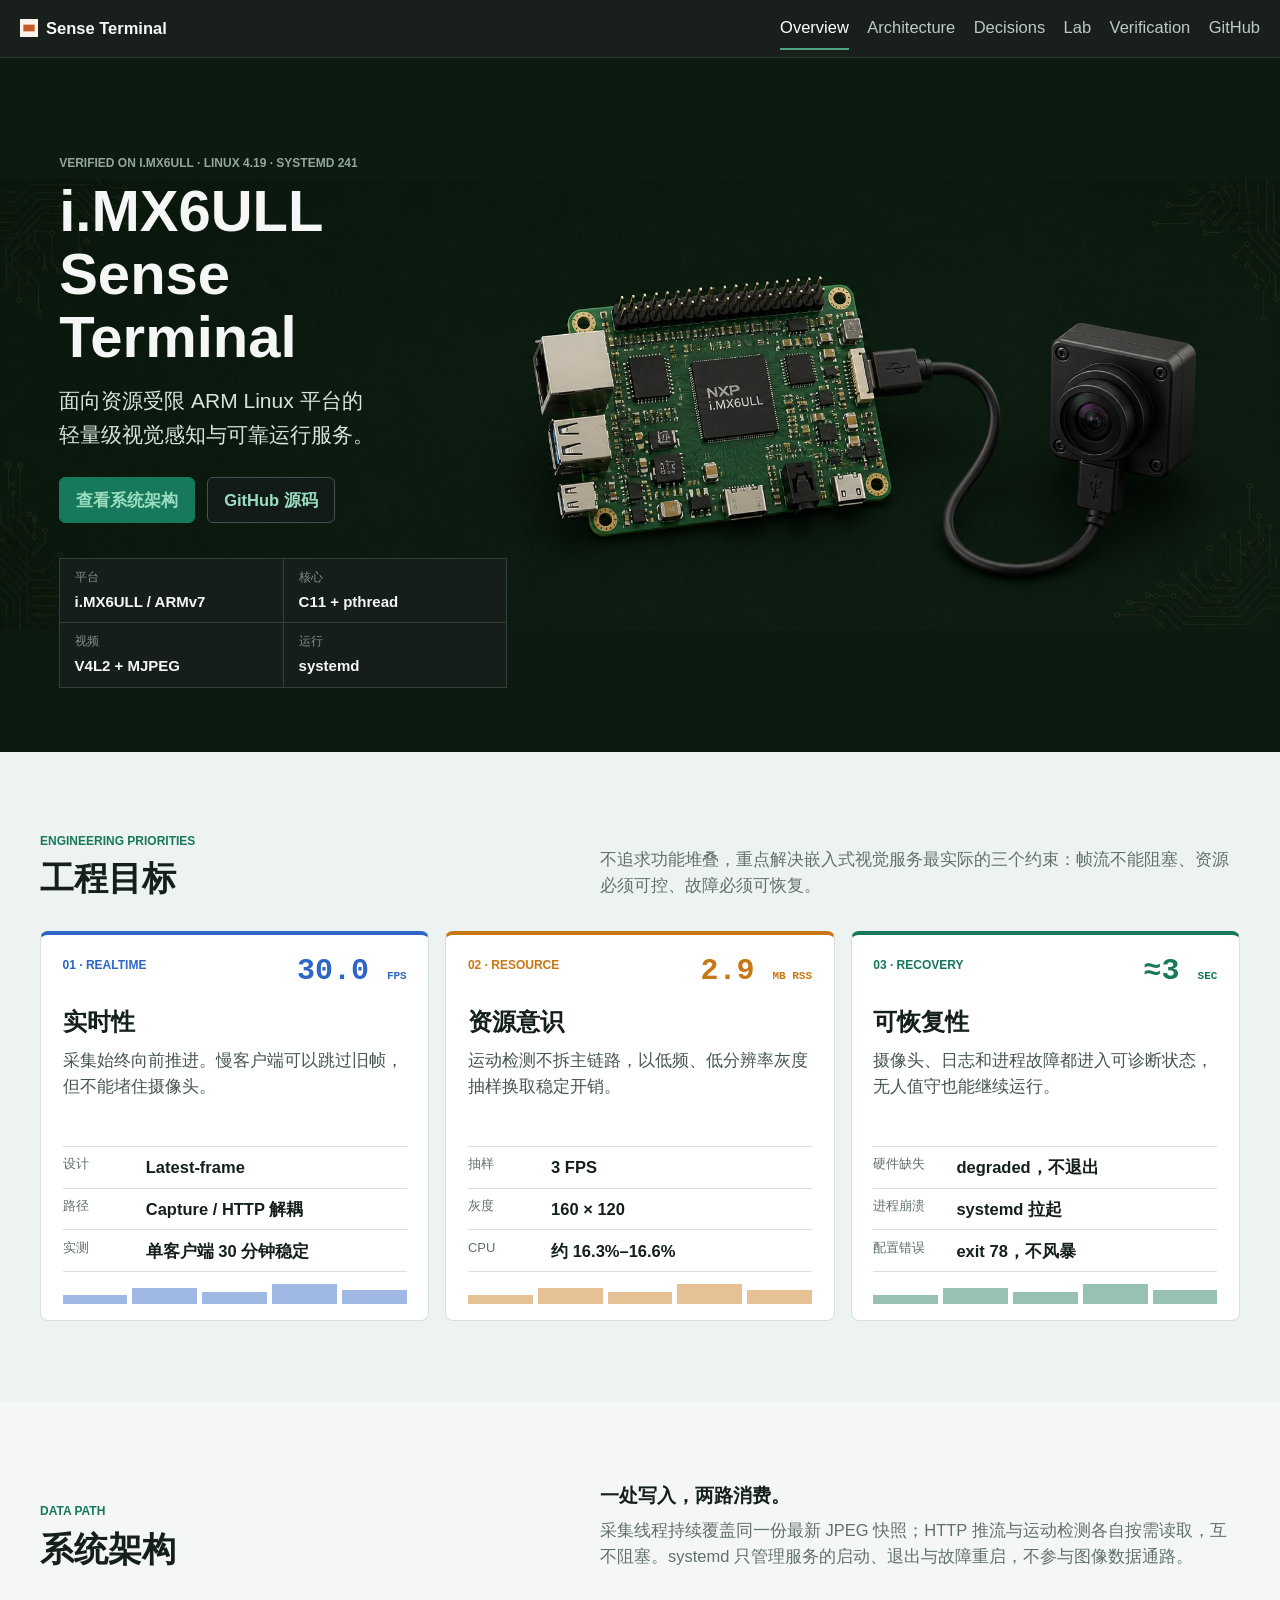
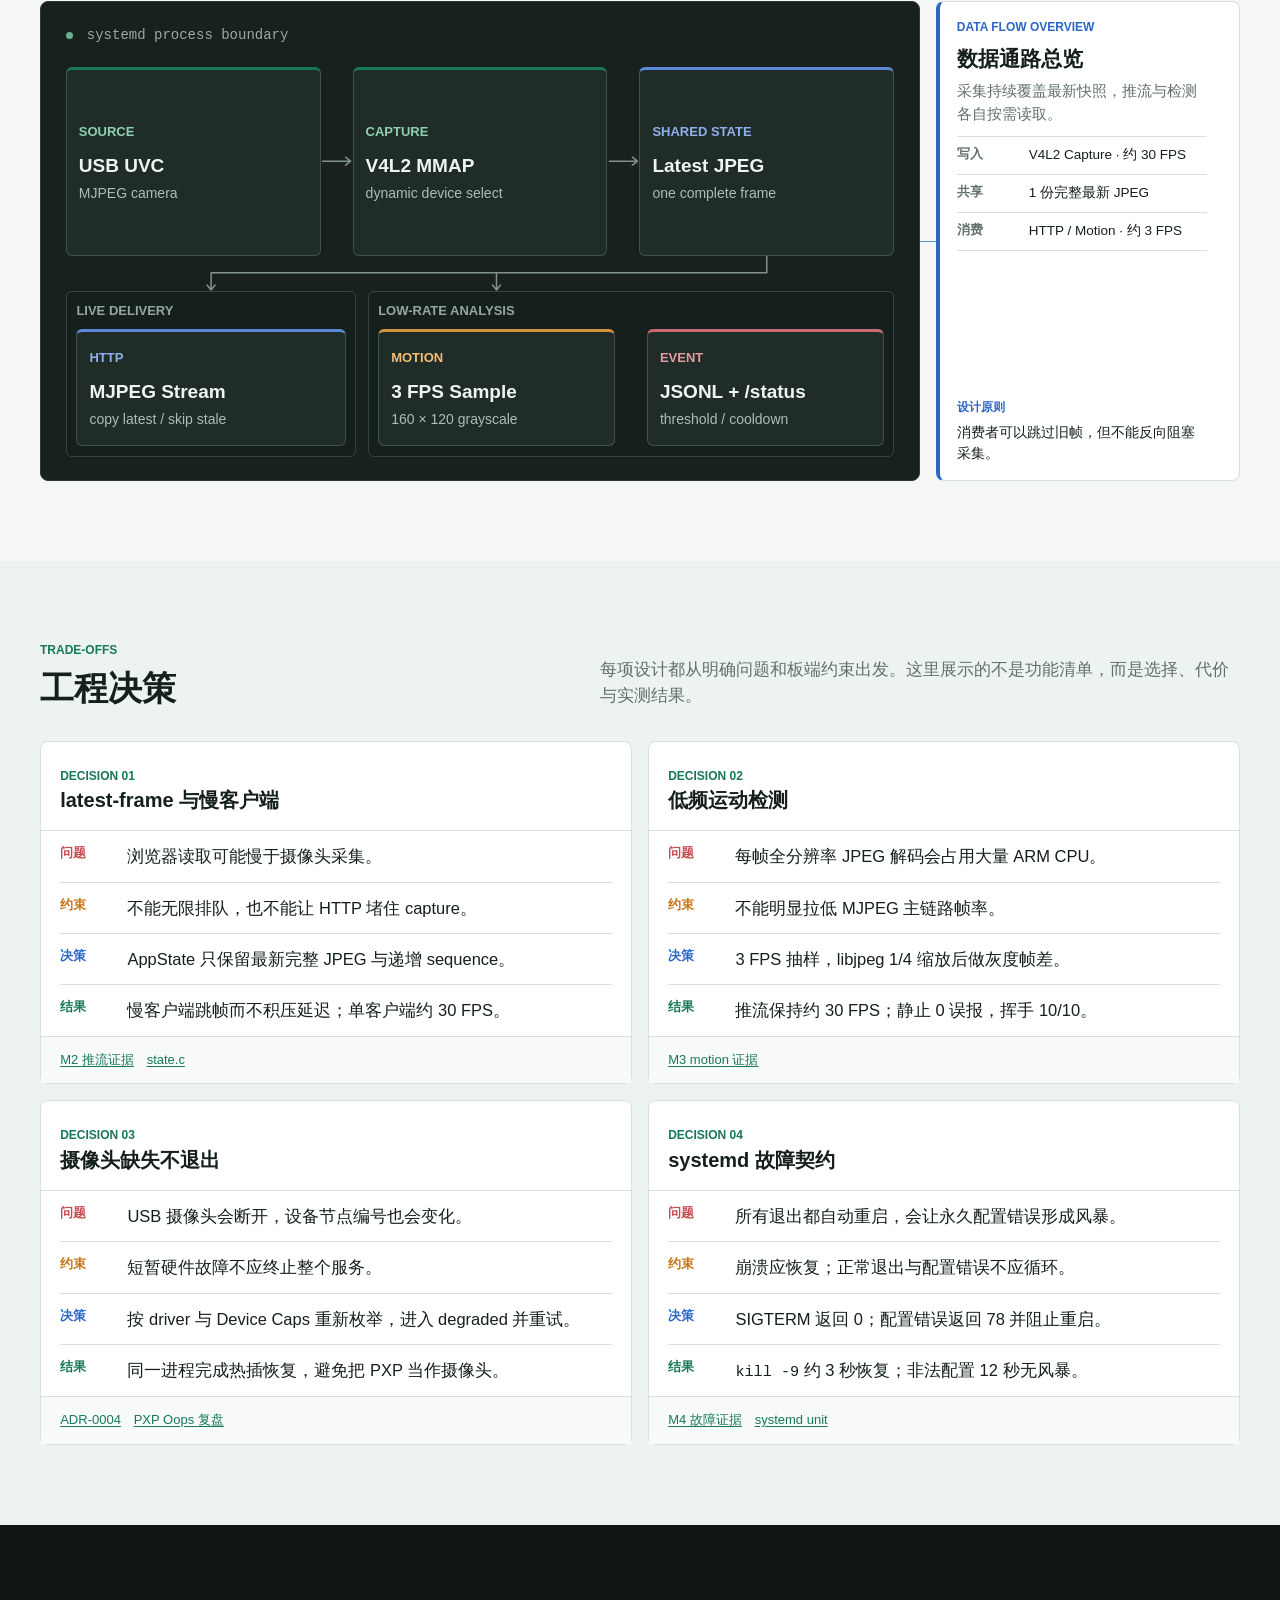
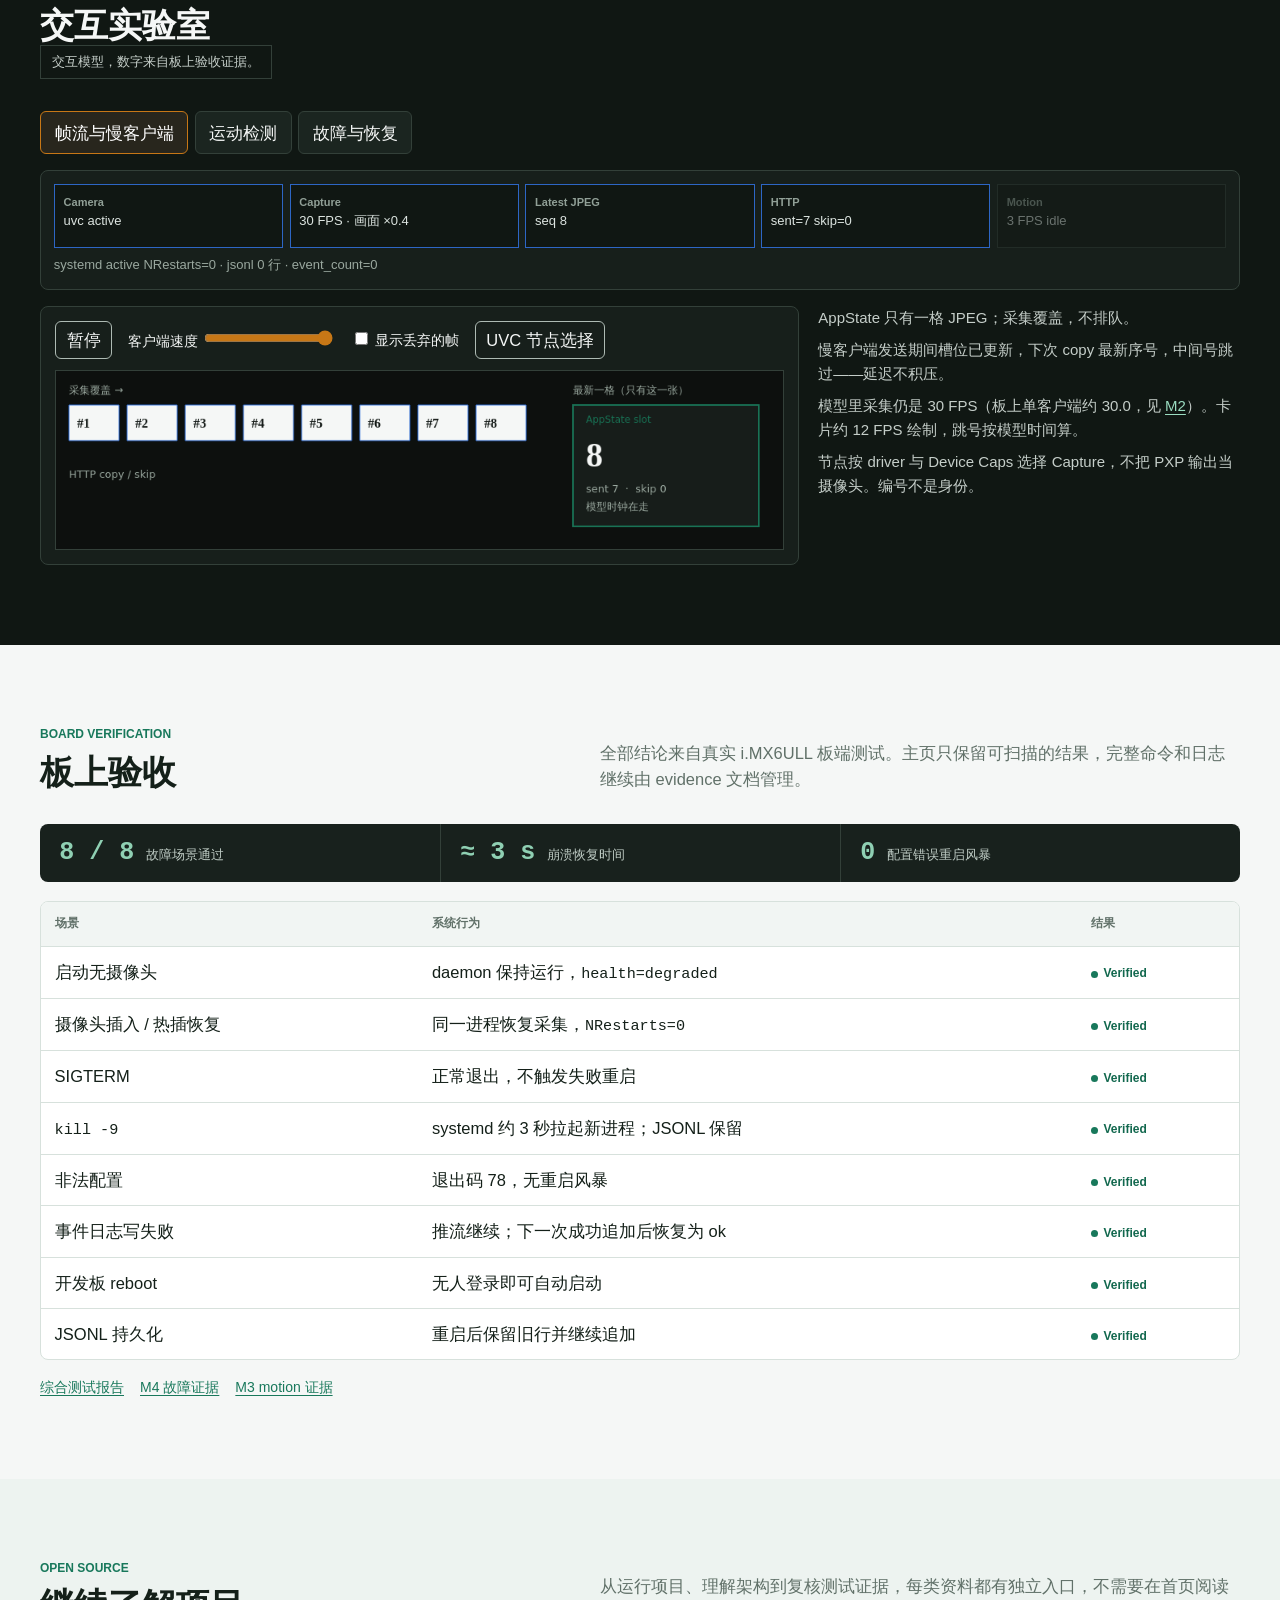
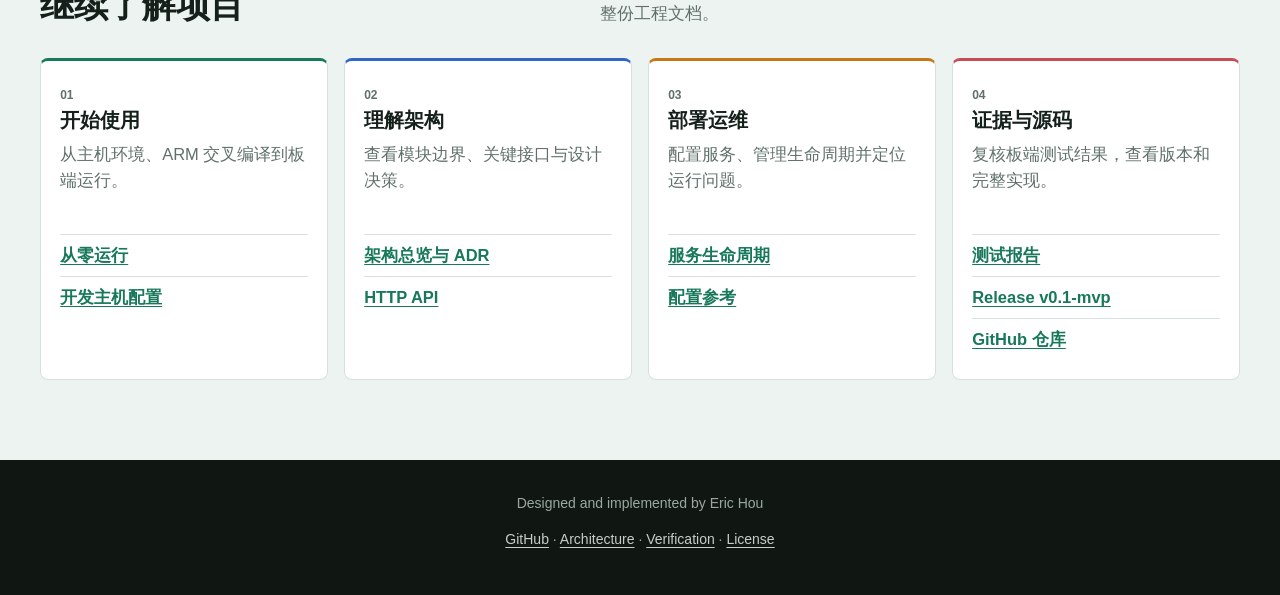
<file: site/index.html>
<!DOCTYPE html>
<html lang="zh-CN">
<head>
  <meta charset="utf-8">
  <meta name="viewport" content="width=device-width, initial-scale=1">
  <meta http-equiv="Content-Security-Policy"
        content="default-src 'self'; script-src 'self'; style-src 'self';
                 img-src 'self' data:; font-src 'self'; connect-src 'self';
                 base-uri 'none'; form-action 'none'">
  <title>i.MX6ULL Sense Terminal</title>
  <link rel="icon" href="./svg/favicon.svg" type="image/svg+xml">
  <link rel="stylesheet" href="./css/site.css">
</head>
<body>
  <header class="site-nav">
    <a class="nav-mark" href="#overview">
      <img src="./svg/favicon.svg" width="18" height="18" alt="">
      Sense Terminal
    </a>
    <button type="button" class="nav-toggle" id="nav-toggle" aria-expanded="false" aria-controls="nav-links">菜单</button>
    <nav id="nav-links" class="nav-links" aria-label="章节">
      <a href="#overview">Overview</a>
      <a href="#architecture">Architecture</a>
      <a href="#decisions">Decisions</a>
      <a href="#lab">Lab</a>
      <a href="#verification">Verification</a>
      <a href="https://github.com/Eric-H-h/imx6ull-sense-terminal">GitHub</a>
    </nav>
  </header>

  <section class="band band-dark hero" id="overview">
    <div class="wrap hero-inner">
      <div class="hero-copy">
        <p class="eyebrow">Verified on i.MX6ULL · Linux 4.19 · systemd 241</p>
        <h1>i.MX6ULL Sense Terminal</h1>
        <p class="hero-lead">面向资源受限 ARM Linux 平台的<br>轻量级视觉感知与可靠运行服务。</p>
        <p class="hero-actions">
          <a class="btn btn-primary" href="#architecture">查看系统架构</a>
          <a class="btn btn-ghost" href="https://github.com/Eric-H-h/imx6ull-sense-terminal">GitHub 源码</a>
        </p>
        <dl class="plaque" aria-label="项目技术事实">
          <div><dt>平台</dt><dd>i.MX6ULL / ARMv7</dd></div>
          <div><dt>核心</dt><dd>C11 + pthread</dd></div>
          <div><dt>视频</dt><dd>V4L2 + MJPEG</dd></div>
          <div><dt>运行</dt><dd>systemd</dd></div>
        </dl>
      </div>
    </div>
  </section>

  <section class="band band-tint" id="goals">
    <div class="wrap">
      <header class="section-heading">
        <div>
          <p class="section-kicker">Engineering priorities</p>
          <h2>工程目标</h2>
        </div>
        <p>不追求功能堆叠，重点解决嵌入式视觉服务最实际的三个约束：帧流不能阻塞、资源必须可控、故障必须可恢复。</p>
      </header>
      <div class="goals">
        <article class="goal goal-realtime">
          <div class="goal-top">
            <span class="goal-index">01 · REALTIME</span>
            <p class="goal-metric">30.0 <small>FPS</small></p>
          </div>
          <h3>实时性</h3>
          <p class="goal-aim">采集始终向前推进。慢客户端可以跳过旧帧，但不能堵住摄像头。</p>
          <dl class="goal-facts">
            <div><dt>设计</dt><dd>Latest-frame</dd></div>
            <div><dt>路径</dt><dd>Capture / HTTP 解耦</dd></div>
            <div><dt>实测</dt><dd>单客户端 30 分钟稳定</dd></div>
          </dl>
          <div class="goal-signal" aria-hidden="true"><span></span><span></span><span></span><span></span><span></span></div>
        </article>
        <article class="goal goal-resource">
          <div class="goal-top">
            <span class="goal-index">02 · RESOURCE</span>
            <p class="goal-metric">2.9 <small>MB RSS</small></p>
          </div>
          <h3>资源意识</h3>
          <p class="goal-aim">运动检测不拆主链路，以低频、低分辨率灰度抽样换取稳定开销。</p>
          <dl class="goal-facts">
            <div><dt>抽样</dt><dd>3 FPS</dd></div>
            <div><dt>灰度</dt><dd>160 × 120</dd></div>
            <div><dt>CPU</dt><dd>约 16.3%–16.6%</dd></div>
          </dl>
          <div class="goal-signal" aria-hidden="true"><span></span><span></span><span></span><span></span><span></span></div>
        </article>
        <article class="goal goal-recovery">
          <div class="goal-top">
            <span class="goal-index">03 · RECOVERY</span>
            <p class="goal-metric">≈3 <small>SEC</small></p>
          </div>
          <h3>可恢复性</h3>
          <p class="goal-aim">摄像头、日志和进程故障都进入可诊断状态，无人值守也能继续运行。</p>
          <dl class="goal-facts">
            <div><dt>硬件缺失</dt><dd>degraded，不退出</dd></div>
            <div><dt>进程崩溃</dt><dd>systemd 拉起</dd></div>
            <div><dt>配置错误</dt><dd>exit 78，不风暴</dd></div>
          </dl>
          <div class="goal-signal" aria-hidden="true"><span></span><span></span><span></span><span></span><span></span></div>
        </article>
      </div>
    </div>
  </section>

  <section class="band band-light" id="architecture">
    <div class="wrap">
      <header class="section-heading">
        <div>
          <p class="section-kicker">Data path</p>
          <h2>系统架构</h2>
        </div>
        <p class="arch-summary"><strong>一处写入，两路消费。</strong>采集线程持续覆盖同一份最新 JPEG 快照；HTTP 推流与运动检测各自按需读取，互不阻塞。systemd 只管理服务的启动、退出与故障重启，不参与图像数据通路。</p>
      </header>
      <div class="arch">
        <div class="arch-canvas" aria-label="从 UVC 摄像头到推流与运动事件的数据路径">
          <svg class="arch-wires" aria-hidden="true" focusable="false"></svg>
          <div class="arch-shell">
            <p class="arch-shell-label"><span aria-hidden="true"></span> systemd process boundary</p>
            <div class="arch-mainline">
              <button type="button" class="arch-node node-pcb" data-arch="camera"><span class="node-role">SOURCE</span><strong>USB UVC</strong><small>MJPEG camera</small></button>
              <span class="arch-arrow" aria-hidden="true"></span>
              <button type="button" class="arch-node node-pcb" data-arch="capture"><span class="node-role">CAPTURE</span><strong>V4L2 MMAP</strong><small>dynamic device select</small></button>
              <span class="arch-arrow" aria-hidden="true"></span>
              <button type="button" class="arch-node node-data node-slot" data-arch="slot"><span class="node-role">SHARED STATE</span><strong>Latest JPEG</strong><small>one complete frame</small></button>
            </div>
            <div class="arch-fanout">
              <div class="arch-branch branch-live">
                <p class="branch-label">LIVE DELIVERY</p>
                <button type="button" class="arch-node node-data" data-arch="http"><span class="node-role">HTTP</span><strong>MJPEG Stream</strong><small>copy latest / skip stale</small></button>
              </div>
              <div class="arch-branch branch-motion">
                <p class="branch-label">LOW-RATE ANALYSIS</p>
                <div class="branch-chain">
                  <button type="button" class="arch-node node-motion" data-arch="motion"><span class="node-role">MOTION</span><strong>3 FPS Sample</strong><small>160 × 120 grayscale</small></button>
                  <span class="arch-arrow" aria-hidden="true"></span>
                  <button type="button" class="arch-node node-event" data-arch="jsonl"><span class="node-role">EVENT</span><strong>JSONL + /status</strong><small>threshold / cooldown</small></button>
                </div>
              </div>
            </div>
          </div>
        </div>
        <aside class="arch-detail" id="arch-detail" data-tone="overview" aria-live="polite">
          <div class="detail-head">
            <p class="detail-label">DATA FLOW OVERVIEW</p>
            <h3>数据通路总览</h3>
            <p class="detail-summary">采集持续覆盖最新快照，推流与检测各自按需读取。</p>
          </div>
          <dl class="detail-facts">
            <div><dt>写入</dt><dd>V4L2 Capture · 约 30 FPS</dd></div>
            <div><dt>共享</dt><dd>1 份完整最新 JPEG</dd></div>
            <div><dt>消费</dt><dd>HTTP / Motion · 约 3 FPS</dd></div>
          </dl>
          <div class="detail-reason">
            <span>设计原则</span>
            <p>消费者可以跳过旧帧，但不能反向阻塞采集。</p>
          </div>
        </aside>
      </div>
    </div>
  </section>

  <section class="band band-tint" id="decisions">
    <div class="wrap">
      <header class="section-heading">
        <div>
          <p class="section-kicker">Trade-offs</p>
          <h2>工程决策</h2>
        </div>
        <p>每项设计都从明确问题和板端约束出发。这里展示的不是功能清单，而是选择、代价与实测结果。</p>
      </header>
      <div class="decision-grid">
        <article class="decision">
          <header><span class="decision-id">DECISION 01</span><h3>latest-frame 与慢客户端</h3></header>
          <div class="decision-sequence">
            <div class="decision-step step-problem"><span>问题</span><p>浏览器读取可能慢于摄像头采集。</p></div>
            <div class="decision-step step-constraint"><span>约束</span><p>不能无限排队，也不能让 HTTP 堵住 capture。</p></div>
            <div class="decision-step step-choice"><span>决策</span><p>AppState 只保留最新完整 JPEG 与递增 sequence。</p></div>
            <div class="decision-step step-result"><span>结果</span><p>慢客户端跳帧而不积压延迟；单客户端约 30 FPS。</p></div>
          </div>
          <footer><a href="https://github.com/Eric-H-h/imx6ull-sense-terminal/blob/v0.1-mvp/docs/verification/evidence/M2_mjpeg_stream.md">M2 推流证据</a><a href="https://github.com/Eric-H-h/imx6ull-sense-terminal/blob/v0.1-mvp/app/daemon/state.c">state.c</a></footer>
        </article>
        <article class="decision">
          <header><span class="decision-id">DECISION 02</span><h3>低频运动检测</h3></header>
          <div class="decision-sequence">
            <div class="decision-step step-problem"><span>问题</span><p>每帧全分辨率 JPEG 解码会占用大量 ARM CPU。</p></div>
            <div class="decision-step step-constraint"><span>约束</span><p>不能明显拉低 MJPEG 主链路帧率。</p></div>
            <div class="decision-step step-choice"><span>决策</span><p>3 FPS 抽样，libjpeg 1/4 缩放后做灰度帧差。</p></div>
            <div class="decision-step step-result"><span>结果</span><p>推流保持约 30 FPS；静止 0 误报，挥手 10/10。</p></div>
          </div>
          <footer><a href="https://github.com/Eric-H-h/imx6ull-sense-terminal/blob/v0.1-mvp/docs/verification/evidence/M3_motion_event.md">M3 motion 证据</a></footer>
        </article>
        <article class="decision">
          <header><span class="decision-id">DECISION 03</span><h3>摄像头缺失不退出</h3></header>
          <div class="decision-sequence">
            <div class="decision-step step-problem"><span>问题</span><p>USB 摄像头会断开，设备节点编号也会变化。</p></div>
            <div class="decision-step step-constraint"><span>约束</span><p>短暂硬件故障不应终止整个服务。</p></div>
            <div class="decision-step step-choice"><span>决策</span><p>按 driver 与 Device Caps 重新枚举，进入 degraded 并重试。</p></div>
            <div class="decision-step step-result"><span>结果</span><p>同一进程完成热插恢复，避免把 PXP 当作摄像头。</p></div>
          </div>
          <footer><a href="https://github.com/Eric-H-h/imx6ull-sense-terminal/blob/v0.1-mvp/docs/architecture/decisions/0004-camera-failure-degraded-mode.md">ADR-0004</a><a href="https://github.com/Eric-H-h/imx6ull-sense-terminal/blob/v0.1-mvp/docs/bug_reports/M1-DRV-PXP-001_pxp_query_kernel_oops.md">PXP Oops 复盘</a></footer>
        </article>
        <article class="decision">
          <header><span class="decision-id">DECISION 04</span><h3>systemd 故障契约</h3></header>
          <div class="decision-sequence">
            <div class="decision-step step-problem"><span>问题</span><p>所有退出都自动重启，会让永久配置错误形成风暴。</p></div>
            <div class="decision-step step-constraint"><span>约束</span><p>崩溃应恢复；正常退出与配置错误不应循环。</p></div>
            <div class="decision-step step-choice"><span>决策</span><p>SIGTERM 返回 0；配置错误返回 78 并阻止重启。</p></div>
            <div class="decision-step step-result"><span>结果</span><p><code>kill -9</code> 约 3 秒恢复；非法配置 12 秒无风暴。</p></div>
          </div>
          <footer><a href="https://github.com/Eric-H-h/imx6ull-sense-terminal/blob/v0.1-mvp/docs/verification/evidence/M4_fault_injection.md">M4 故障证据</a><a href="https://github.com/Eric-H-h/imx6ull-sense-terminal/blob/v0.1-mvp/systemd/imx6ull-sense.service">systemd unit</a></footer>
        </article>
      </div>
    </div>
  </section>

  <section class="band band-dark lab" id="lab">
    <div class="wrap">
      <h2>交互实验室</h2>
      <p class="model-banner">交互模型，数字来自板上验收证据。</p>
      <div id="lab-boot" class="lab-boot" hidden>
        实验室未加载完成。请刷新本页。介绍、架构、决策和验证不依赖脚本。
      </div>
      <noscript>
        <p class="lab-boot">实验室需要 JavaScript。项目介绍、架构、决策和验证表仍可阅读。</p>
      </noscript>

      <div class="lab-tabs" role="tablist" aria-label="实验室">
        <button type="button" role="tab" id="tab-frame" aria-controls="panel-frame" aria-selected="true">帧流与慢客户端</button>
        <button type="button" role="tab" id="tab-motion" aria-controls="panel-motion" aria-selected="false">运动检测</button>
        <button type="button" role="tab" id="tab-fault" aria-controls="panel-fault" aria-selected="false">故障与恢复</button>
      </div>

      <div class="lab-stage" id="cross-section">
        <div class="cross-flow">
          <div class="block" data-block="camera"><strong>Camera</strong><span data-field="camera">uvc</span></div>
          <div class="block" data-block="capture"><strong>Capture</strong><span data-field="capture">30 FPS</span></div>
          <div class="block" data-block="slot"><strong>Latest JPEG</strong><span data-field="slot">seq 0</span></div>
          <div class="block" data-block="http"><strong>HTTP</strong><span data-field="http">copy/skip</span></div>
          <div class="block" data-block="motion"><strong>Motion</strong><span data-field="motion">3 FPS</span></div>
        </div>
        <p class="cross-note"><span data-field="sys">systemd active</span> · <span data-field="jsonl">jsonl 0 行</span></p>
      </div>

      <div class="tab-panel" id="panel-frame" role="tabpanel" aria-labelledby="tab-frame">
        <div class="bench-grid">
          <div class="panel">
            <div class="controls">
              <button type="button" id="play-btn" aria-label="播放或暂停模型时钟">暂停</button>
              <label>客户端速度
                <input id="speed" type="range" min="5" max="100" value="100">
              </label>
              <label><input id="show-dropped" type="checkbox"> 显示丢弃的帧</label>
              <button type="button" id="node-hint">UVC 节点选择</button>
            </div>
            <canvas class="ticket-canvas" id="ticket-canvas" width="900" height="220" aria-label="帧序号模型，不是直播"></canvas>
            <p class="sr-only" id="frame-live" aria-live="polite"></p>
            <pre class="jsonl-preview" id="node-panel" hidden></pre>
          </div>
          <div class="caption">
            <p>AppState 只有一格 JPEG；采集覆盖，不排队。</p>
            <p>慢客户端发送期间槽位已更新，下次 copy 最新序号，中间号跳过——延迟不积压。</p>
            <p>模型里采集仍是 30 FPS（板上单客户端约 30.0，见 <a href="https://github.com/Eric-H-h/imx6ull-sense-terminal/blob/v0.1-mvp/docs/verification/evidence/M2_mjpeg_stream.md">M2</a>）。卡片约 12 FPS 绘制，跳号按模型时间算。</p>
            <p>节点按 driver 与 Device Caps 选择 Capture，不把 PXP 输出当摄像头。编号不是身份。</p>
          </div>
        </div>
      </div>

      <div class="tab-panel" id="panel-motion" role="tabpanel" aria-labelledby="tab-motion" hidden>
        <div class="bench-grid">
          <div class="panel">
            <div class="controls">
              <button type="button" id="wave-btn">挥手</button>
              <button type="button" id="idle-btn">静止</button>
              <label>像素差 <input id="pixel-delta" type="range" min="1" max="255" value="25"></label>
              <label>比例阈值 <input id="ratio" type="range" min="1" max="50" value="5"></label>
              <label>cooldown ms <input id="cooldown" type="range" min="0" max="5000" value="1500"></label>
              <label>sample FPS <input id="sample-fps" type="range" min="1" max="5" value="3"></label>
            </div>
            <p id="slider-note">滑条是实验室范围；daemon 配置见 <a href="https://github.com/Eric-H-h/imx6ull-sense-terminal/blob/v0.1-mvp/docs/reference/configuration.md">configuration.md</a>（sample 1–30，cooldown 1–3600000）。0 ms cooldown 为板上拒绝的反事实。</p>
            <div class="canvas-pair">
              <figure>
                <figcaption>输入（几何色块，不是摄像头）</figcaption>
                <canvas class="lens-canvas" id="lens-canvas" width="320" height="240" aria-label="运动输入模型"></canvas>
              </figure>
              <figure>
                <figcaption>160×120 灰度；橙色为变化像素</figcaption>
                <canvas class="gray-canvas" id="gray-canvas" width="320" height="240" aria-label="灰度差模型"></canvas>
              </figure>
            </div>
            <div class="ratio-bar" id="ratio-bar"><div class="ratio-fill" id="ratio-fill"></div><div class="ratio-mark" id="ratio-mark"></div></div>
            <p id="phase-label">IDLE</p>
            <pre class="jsonl-preview" id="motion-jsonl"></pre>
          </div>
          <div class="caption">
            <p>3 FPS 抽样、160×120、像素差 25、比例 5%、cooldown 1500 ms。见 <a href="https://github.com/Eric-H-h/imx6ull-sense-terminal/blob/v0.1-mvp/docs/verification/evidence/M3_motion_event.md">M3</a>。</p>
            <p>教学态 IDLE / MOTION / COOLDOWN 不是 <code>/status.motion_state</code>（那是布尔）。</p>
            <p>静止应对 0 误报；过阈值才写 JSONL；cooldown 内不追加。</p>
          </div>
        </div>
      </div>

      <div class="tab-panel" id="panel-fault" role="tabpanel" aria-labelledby="tab-fault" hidden>
        <div class="bench-grid">
          <div class="panel">
            <div class="controls" id="fault-buttons"></div>
            <p id="fault-empty-note"></p>
            <div class="fault-cols">
              <div><strong>process</strong><pre class="status-json" id="proc-col"></pre></div>
              <div><strong>/status 子集</strong><pre class="status-json" id="status-col"></pre></div>
              <div><strong>jsonl</strong><pre class="jsonl-preview" id="jsonl-col"></pre></div>
            </div>
            <p id="systemd-bar"></p>
          </div>
          <div class="caption">
            <p>结局对齐 <a href="https://github.com/Eric-H-h/imx6ull-sense-terminal/blob/v0.1-mvp/docs/verification/evidence/M4_fault_injection.md">M4 故障注入</a> 子集，不美化。</p>
            <p>SIGTERM 退出码 0 不拉起；<code>kill -9</code> 约 3 s 后新 PID；非法配置是启动失败、退出码 78。</p>
            <p>日志写失败要点「尝试追加一次」才把 <code>event_log_state</code> 打成 unavailable。计数是 gate emit，写失败也加；路径恢复后要等下一次成功写入才会回到 ok。</p>
            <p>reboot 保留旧 JSONL，不自动追加。完整字段见 <a href="https://github.com/Eric-H-h/imx6ull-sense-terminal/blob/v0.1-mvp/docs/reference/http-api.md">http-api.md</a>。</p>
          </div>
        </div>
      </div>
    </div>
  </section>

  <section class="band band-light" id="verification">
    <div class="wrap">
      <header class="section-heading">
        <div>
          <p class="section-kicker">Board verification</p>
          <h2>板上验收</h2>
        </div>
        <p>全部结论来自真实 i.MX6ULL 板端测试。主页只保留可扫描的结果，完整命令和日志继续由 evidence 文档管理。</p>
      </header>
      <div class="verification-summary" aria-label="验收摘要">
        <div><strong>8 / 8</strong><span>故障场景通过</span></div>
        <div><strong>≈ 3 s</strong><span>崩溃恢复时间</span></div>
        <div><strong>0</strong><span>配置错误重启风暴</span></div>
      </div>
      <div class="table-wrap">
        <table class="verify-table">
          <thead><tr><th>场景</th><th>系统行为</th><th>结果</th></tr></thead>
          <tbody>
            <tr><td>启动无摄像头</td><td>daemon 保持运行，<code>health=degraded</code></td><td><span class="status-pill">Verified</span></td></tr>
            <tr><td>摄像头插入 / 热插恢复</td><td>同一进程恢复采集，<code>NRestarts=0</code></td><td><span class="status-pill">Verified</span></td></tr>
            <tr><td>SIGTERM</td><td>正常退出，不触发失败重启</td><td><span class="status-pill">Verified</span></td></tr>
            <tr><td><code>kill -9</code></td><td>systemd 约 3 秒拉起新进程；JSONL 保留</td><td><span class="status-pill">Verified</span></td></tr>
            <tr><td>非法配置</td><td>退出码 78，无重启风暴</td><td><span class="status-pill">Verified</span></td></tr>
            <tr><td>事件日志写失败</td><td>推流继续；下一次成功追加后恢复为 ok</td><td><span class="status-pill">Verified</span></td></tr>
            <tr><td>开发板 reboot</td><td>无人登录即可自动启动</td><td><span class="status-pill">Verified</span></td></tr>
            <tr><td>JSONL 持久化</td><td>重启后保留旧行并继续追加</td><td><span class="status-pill">Verified</span></td></tr>
          </tbody>
        </table>
      </div>
      <p class="evidence-links"><a href="https://github.com/Eric-H-h/imx6ull-sense-terminal/blob/v0.1-mvp/docs/verification/test-report.md">综合测试报告</a><a href="https://github.com/Eric-H-h/imx6ull-sense-terminal/blob/v0.1-mvp/docs/verification/evidence/M4_fault_injection.md">M4 故障证据</a><a href="https://github.com/Eric-H-h/imx6ull-sense-terminal/blob/v0.1-mvp/docs/verification/evidence/M3_motion_event.md">M3 motion 证据</a></p>
    </div>
  </section>

  <section class="band band-tint" id="opensource">
    <div class="wrap">
      <header class="section-heading">
        <div>
          <p class="section-kicker">Open source</p>
          <h2>继续了解项目</h2>
        </div>
        <p>从运行项目、理解架构到复核测试证据，每类资料都有独立入口，不需要在首页阅读整份工程文档。</p>
      </header>
      <div class="entry-grid">
        <article class="entry"><span class="entry-index">01</span><h3>开始使用</h3><p>从主机环境、ARM 交叉编译到板端运行。</p><ul><li><a href="https://github.com/Eric-H-h/imx6ull-sense-terminal/blob/v0.1-mvp/docs/tutorials/getting-started.md">从零运行</a></li><li><a href="https://github.com/Eric-H-h/imx6ull-sense-terminal/blob/v0.1-mvp/docs/how-to/setup-development-host.md">开发主机配置</a></li></ul></article>
        <article class="entry"><span class="entry-index">02</span><h3>理解架构</h3><p>查看模块边界、关键接口与设计决策。</p><ul><li><a href="https://github.com/Eric-H-h/imx6ull-sense-terminal/blob/v0.1-mvp/docs/architecture/overview.md">架构总览与 ADR</a></li><li><a href="https://github.com/Eric-H-h/imx6ull-sense-terminal/blob/v0.1-mvp/docs/reference/http-api.md">HTTP API</a></li></ul></article>
        <article class="entry"><span class="entry-index">03</span><h3>部署运维</h3><p>配置服务、管理生命周期并定位运行问题。</p><ul><li><a href="https://github.com/Eric-H-h/imx6ull-sense-terminal/blob/v0.1-mvp/docs/operations/runbooks/service-lifecycle.md">服务生命周期</a></li><li><a href="https://github.com/Eric-H-h/imx6ull-sense-terminal/blob/v0.1-mvp/docs/reference/configuration.md">配置参考</a></li></ul></article>
        <article class="entry"><span class="entry-index">04</span><h3>证据与源码</h3><p>复核板端测试结果，查看版本和完整实现。</p><ul><li><a href="https://github.com/Eric-H-h/imx6ull-sense-terminal/blob/v0.1-mvp/docs/verification/test-report.md">测试报告</a></li><li><a href="https://github.com/Eric-H-h/imx6ull-sense-terminal/releases/tag/v0.1-mvp">Release v0.1-mvp</a></li><li><a href="https://github.com/Eric-H-h/imx6ull-sense-terminal">GitHub 仓库</a></li></ul></article>
      </div>
    </div>
  </section>

  <footer class="site-footer">
    <p>Designed and implemented by Eric Hou</p>
    <p>
      <a href="https://github.com/Eric-H-h/imx6ull-sense-terminal">GitHub</a>
      · <a href="#architecture">Architecture</a>
      · <a href="#verification">Verification</a>
      · <a href="https://github.com/Eric-H-h/imx6ull-sense-terminal/blob/v0.1-mvp/LICENSE">License</a>
    </p>
  </footer>

  <script src="./js/boot.js"></script>
  <script type="module" src="./js/main.js"></script>
</body>
</html>
</file>
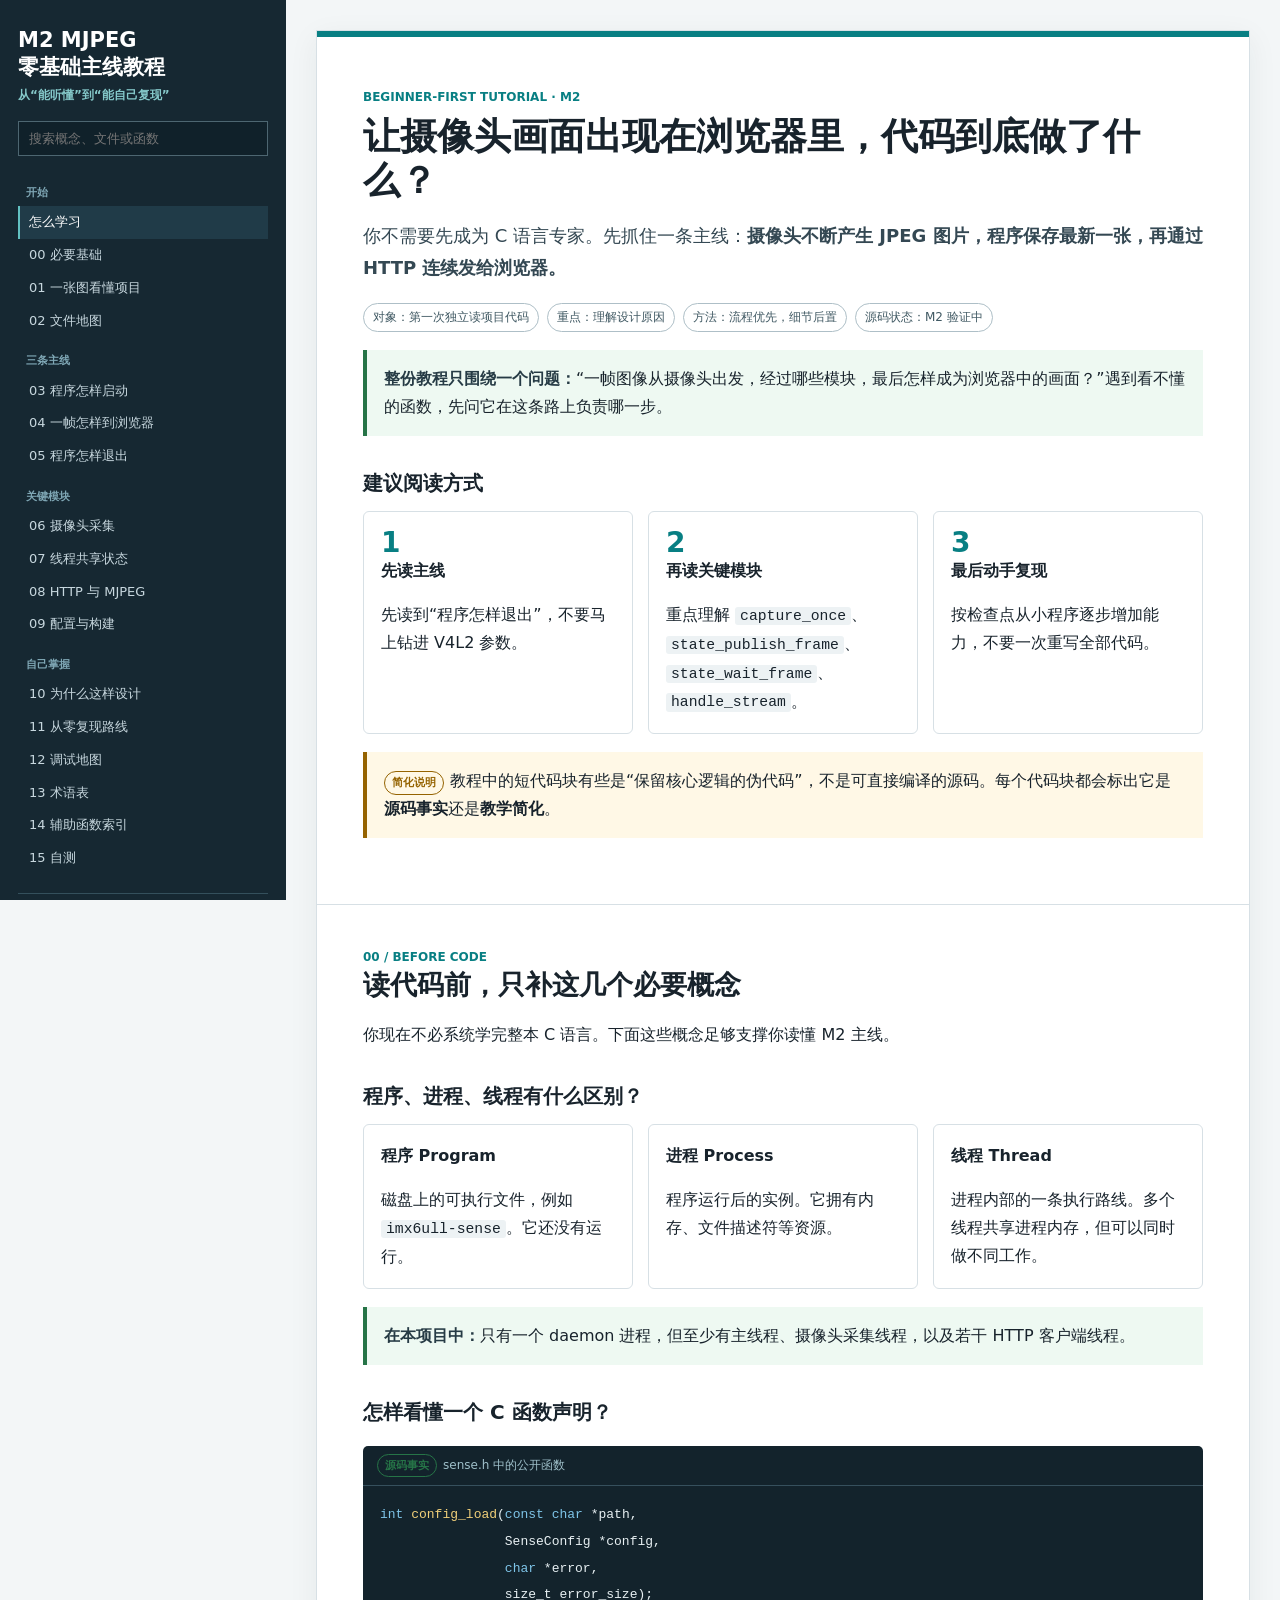
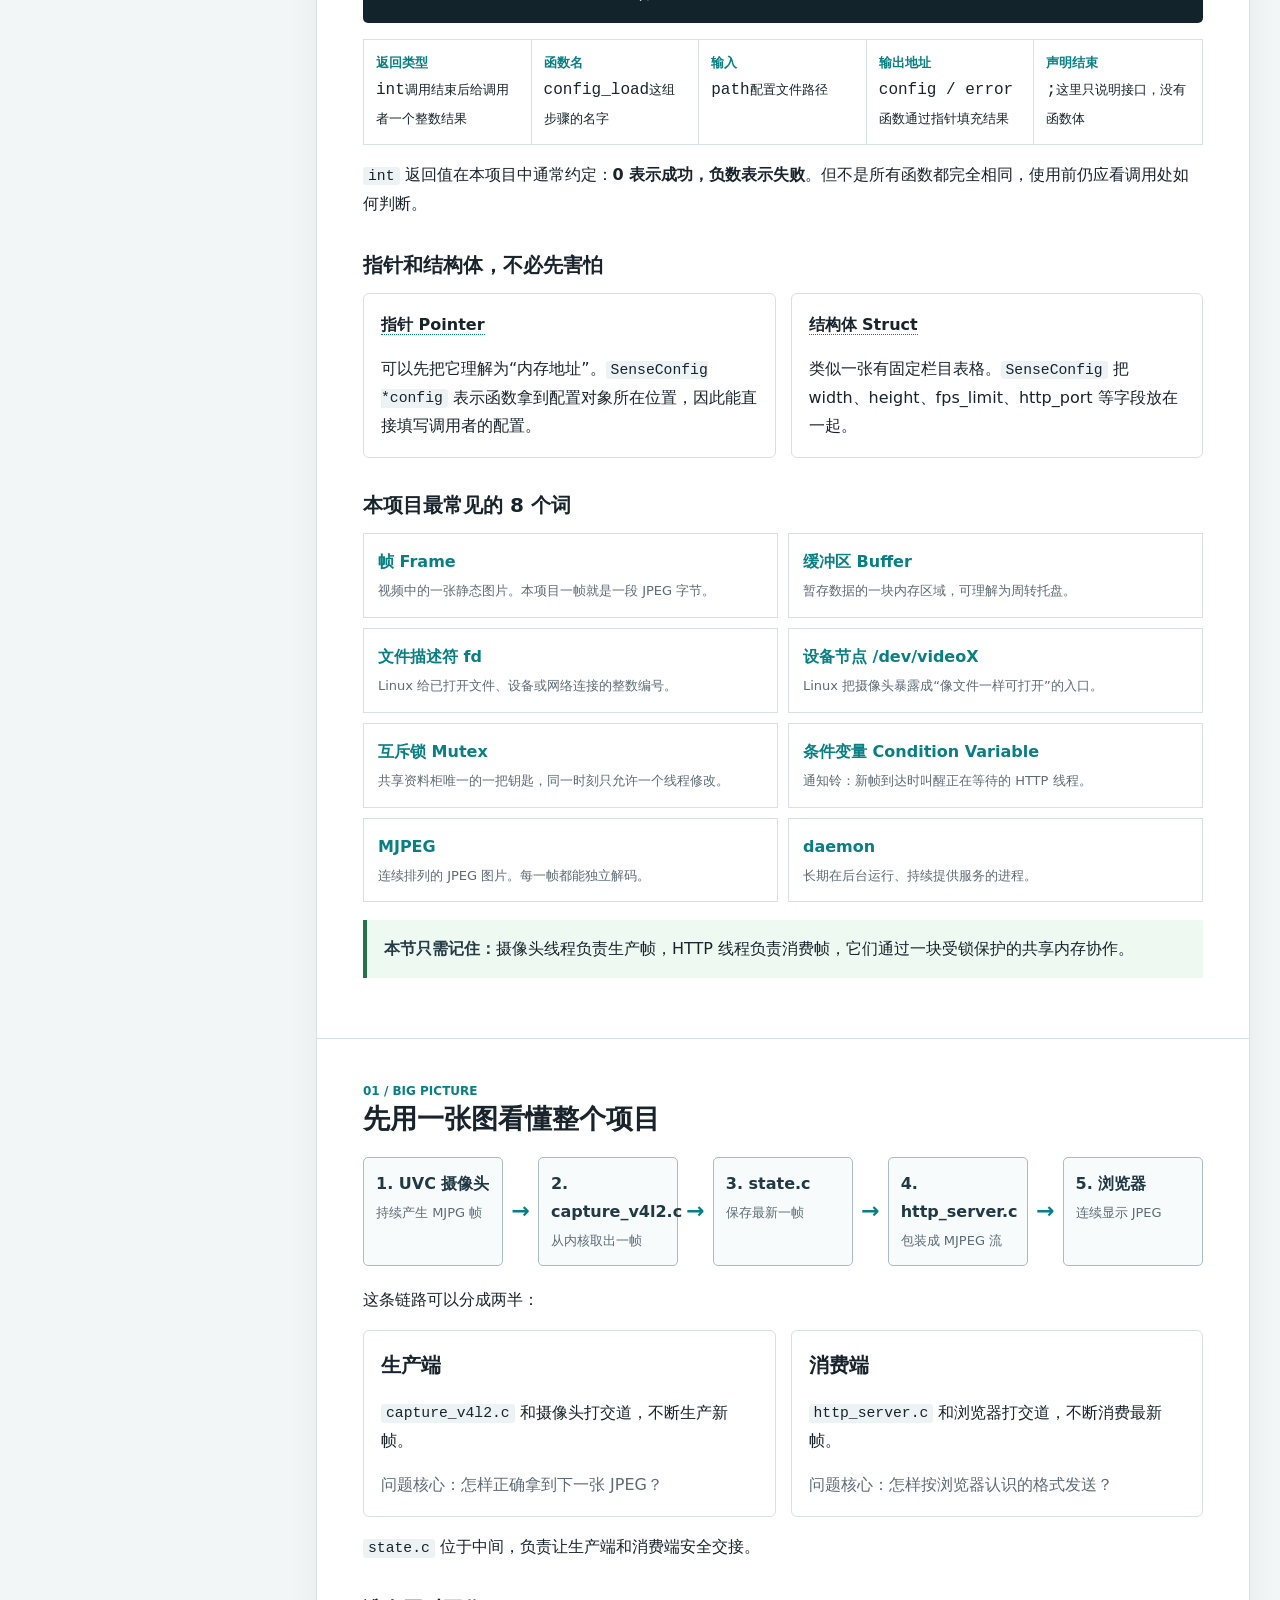
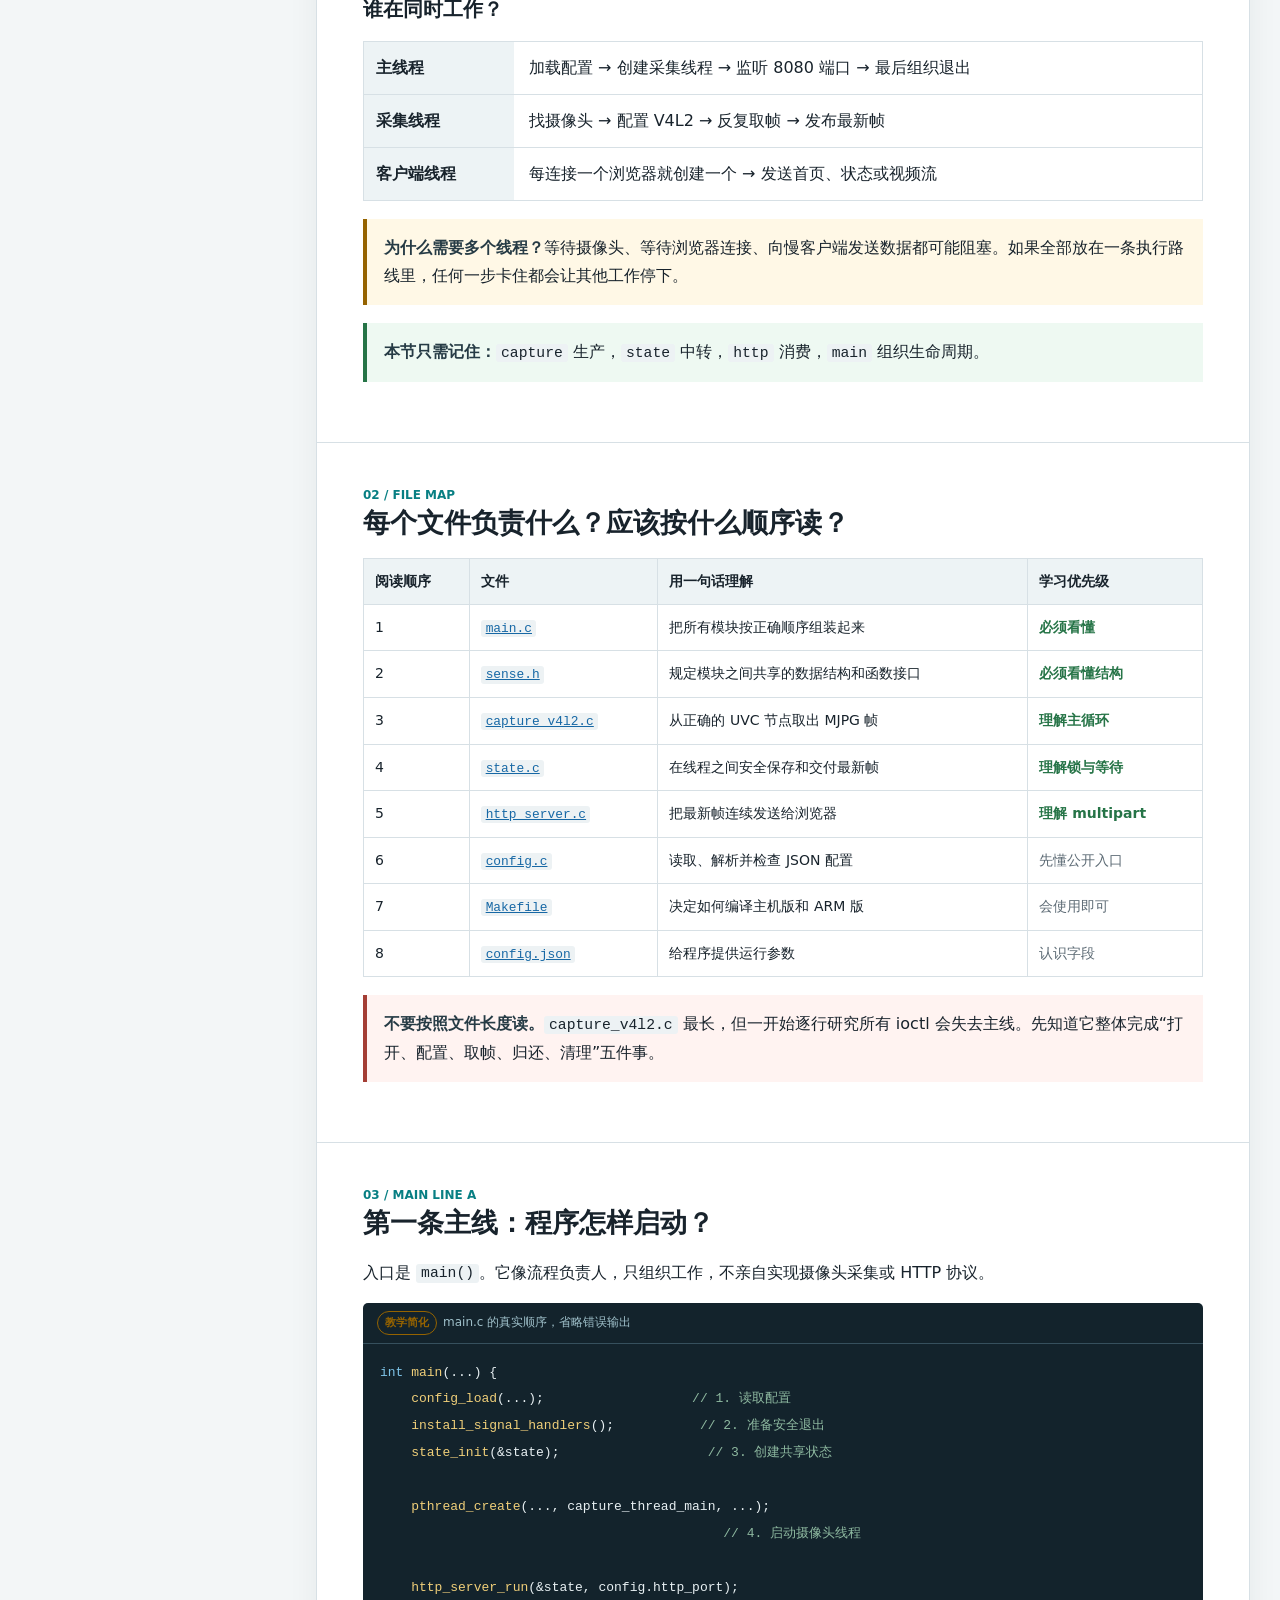
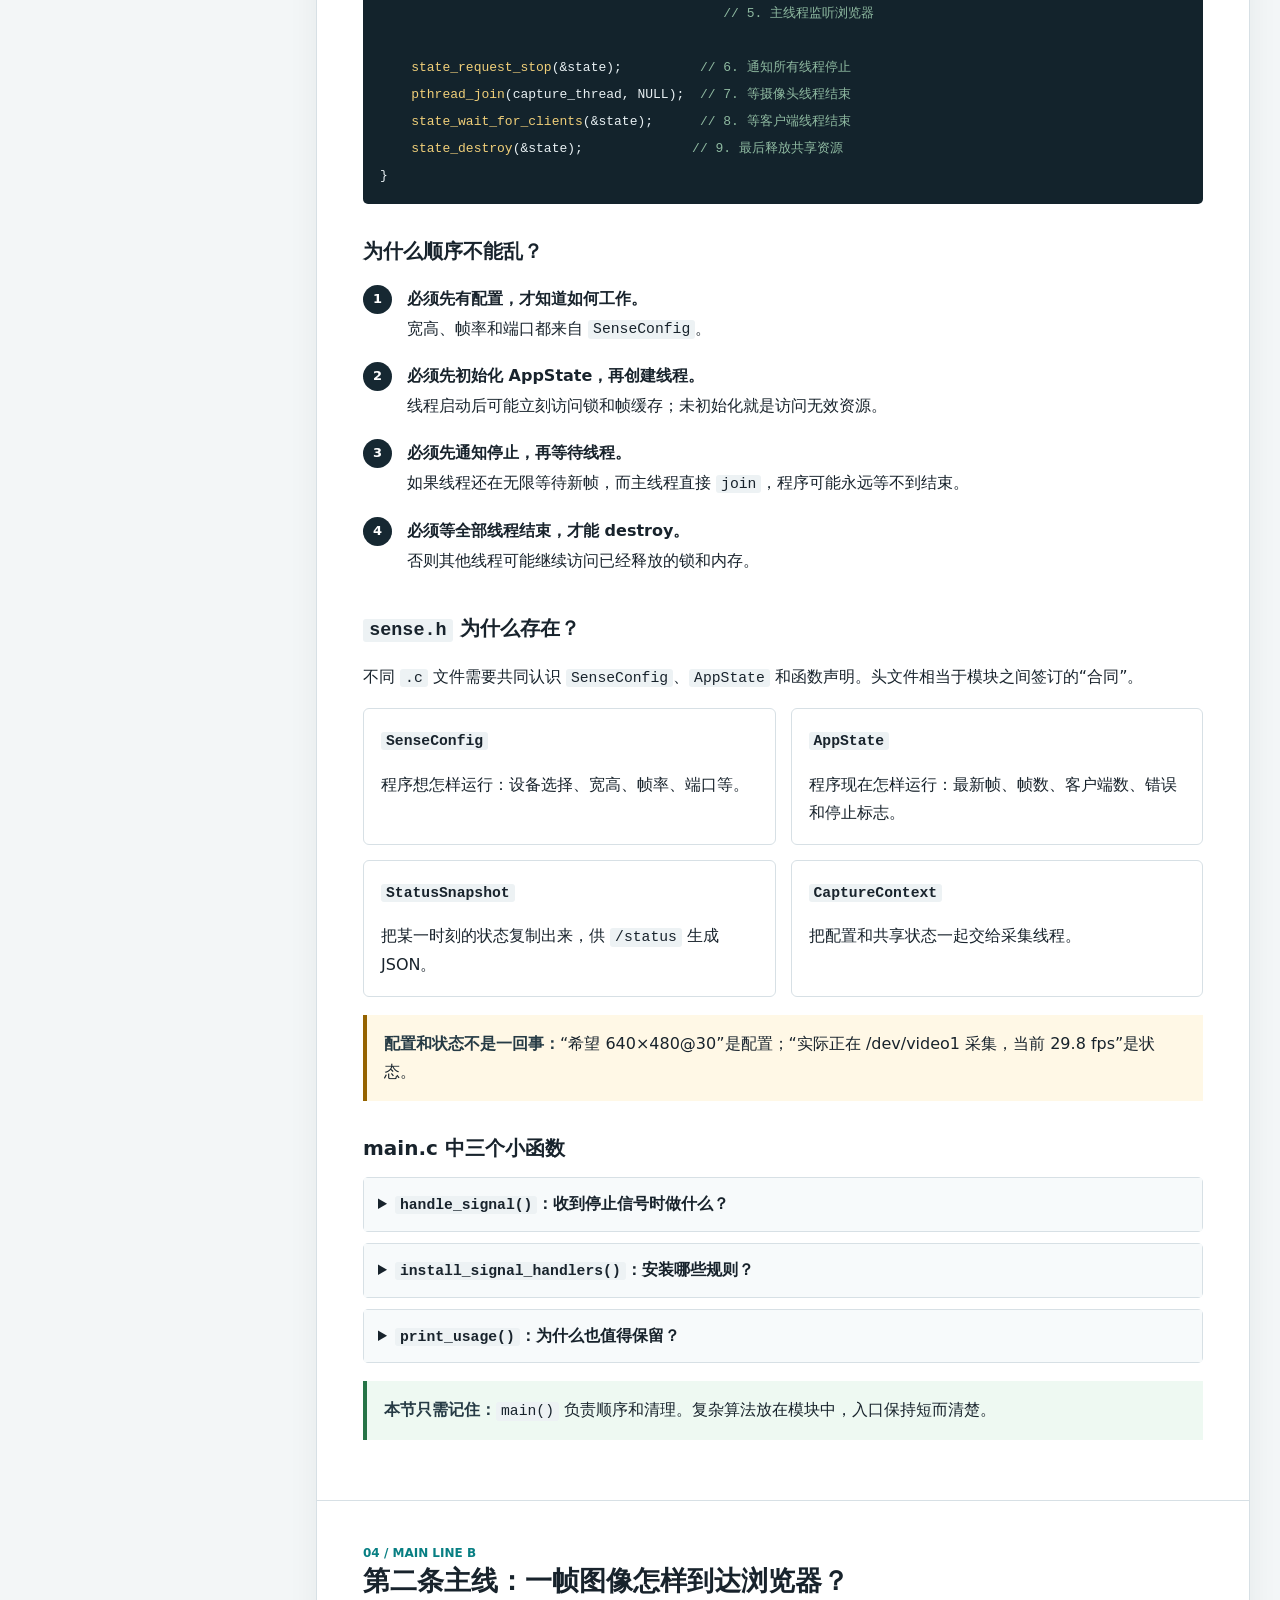
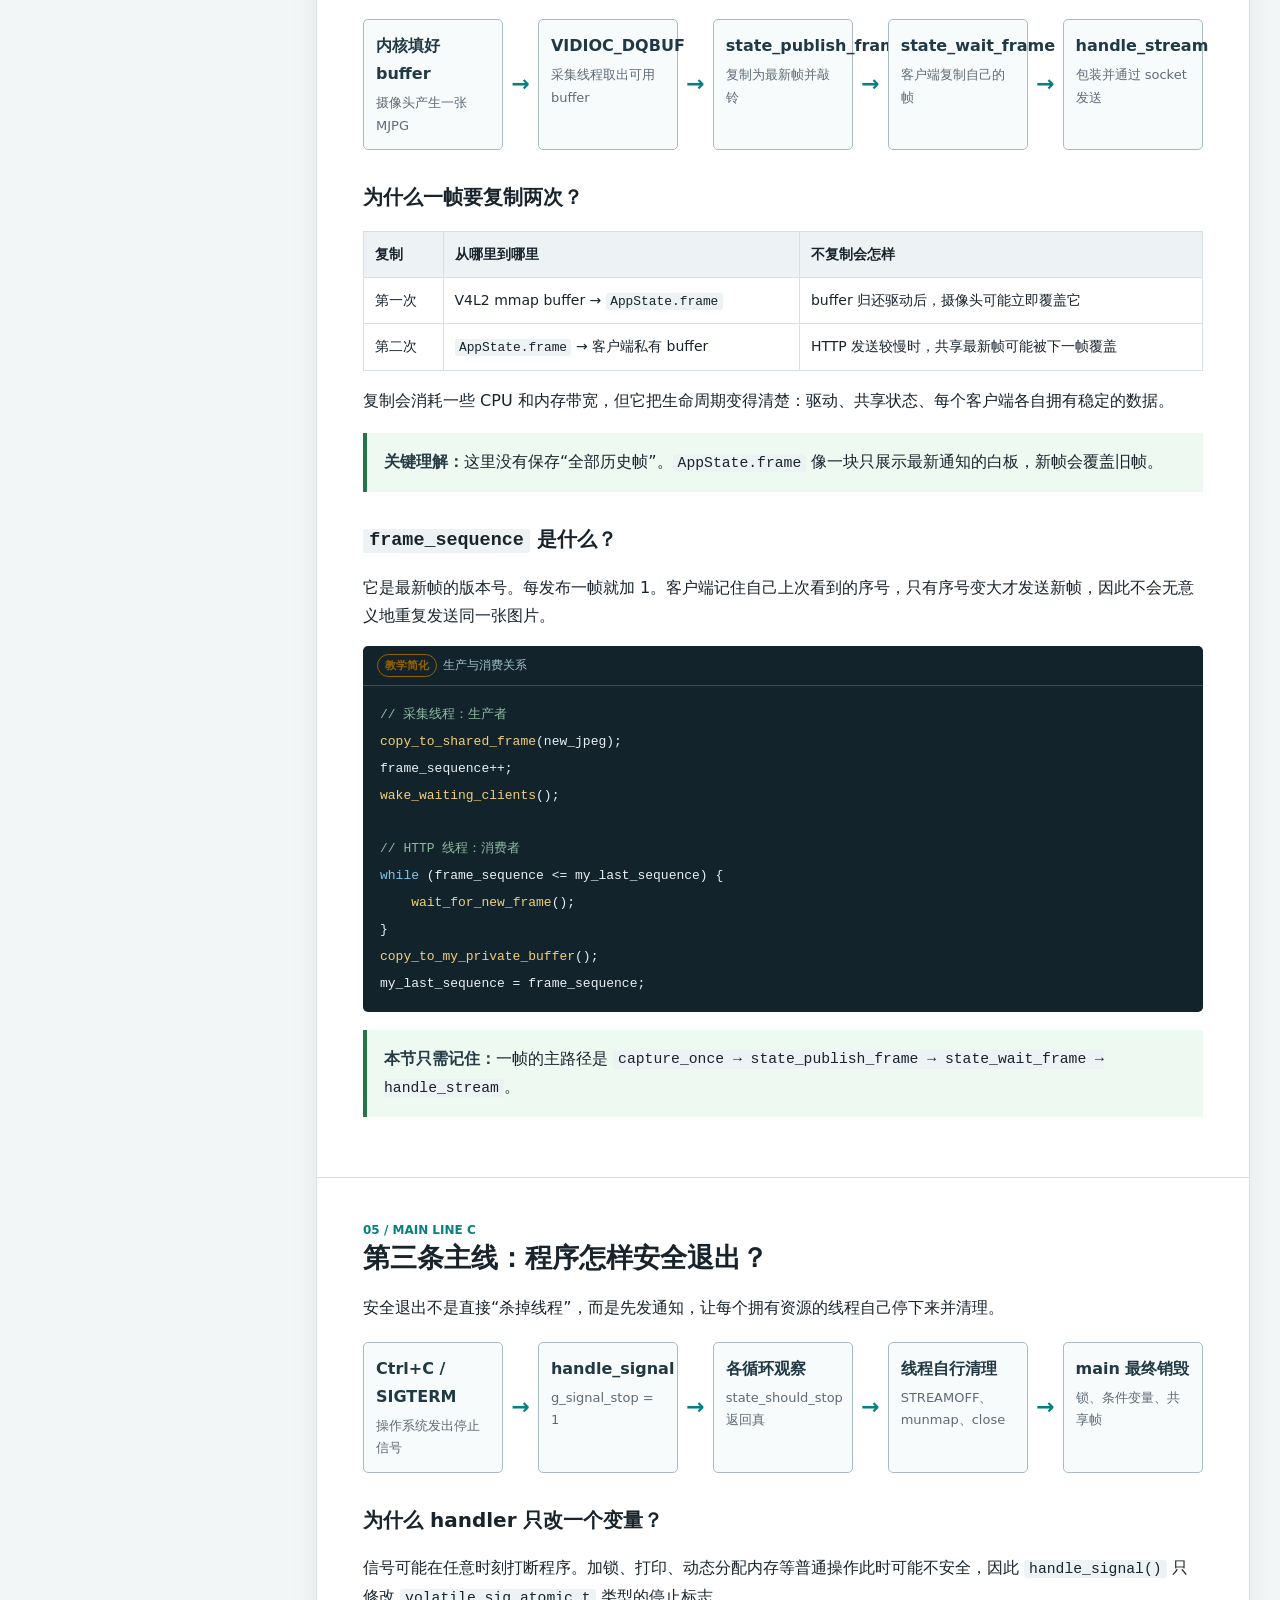
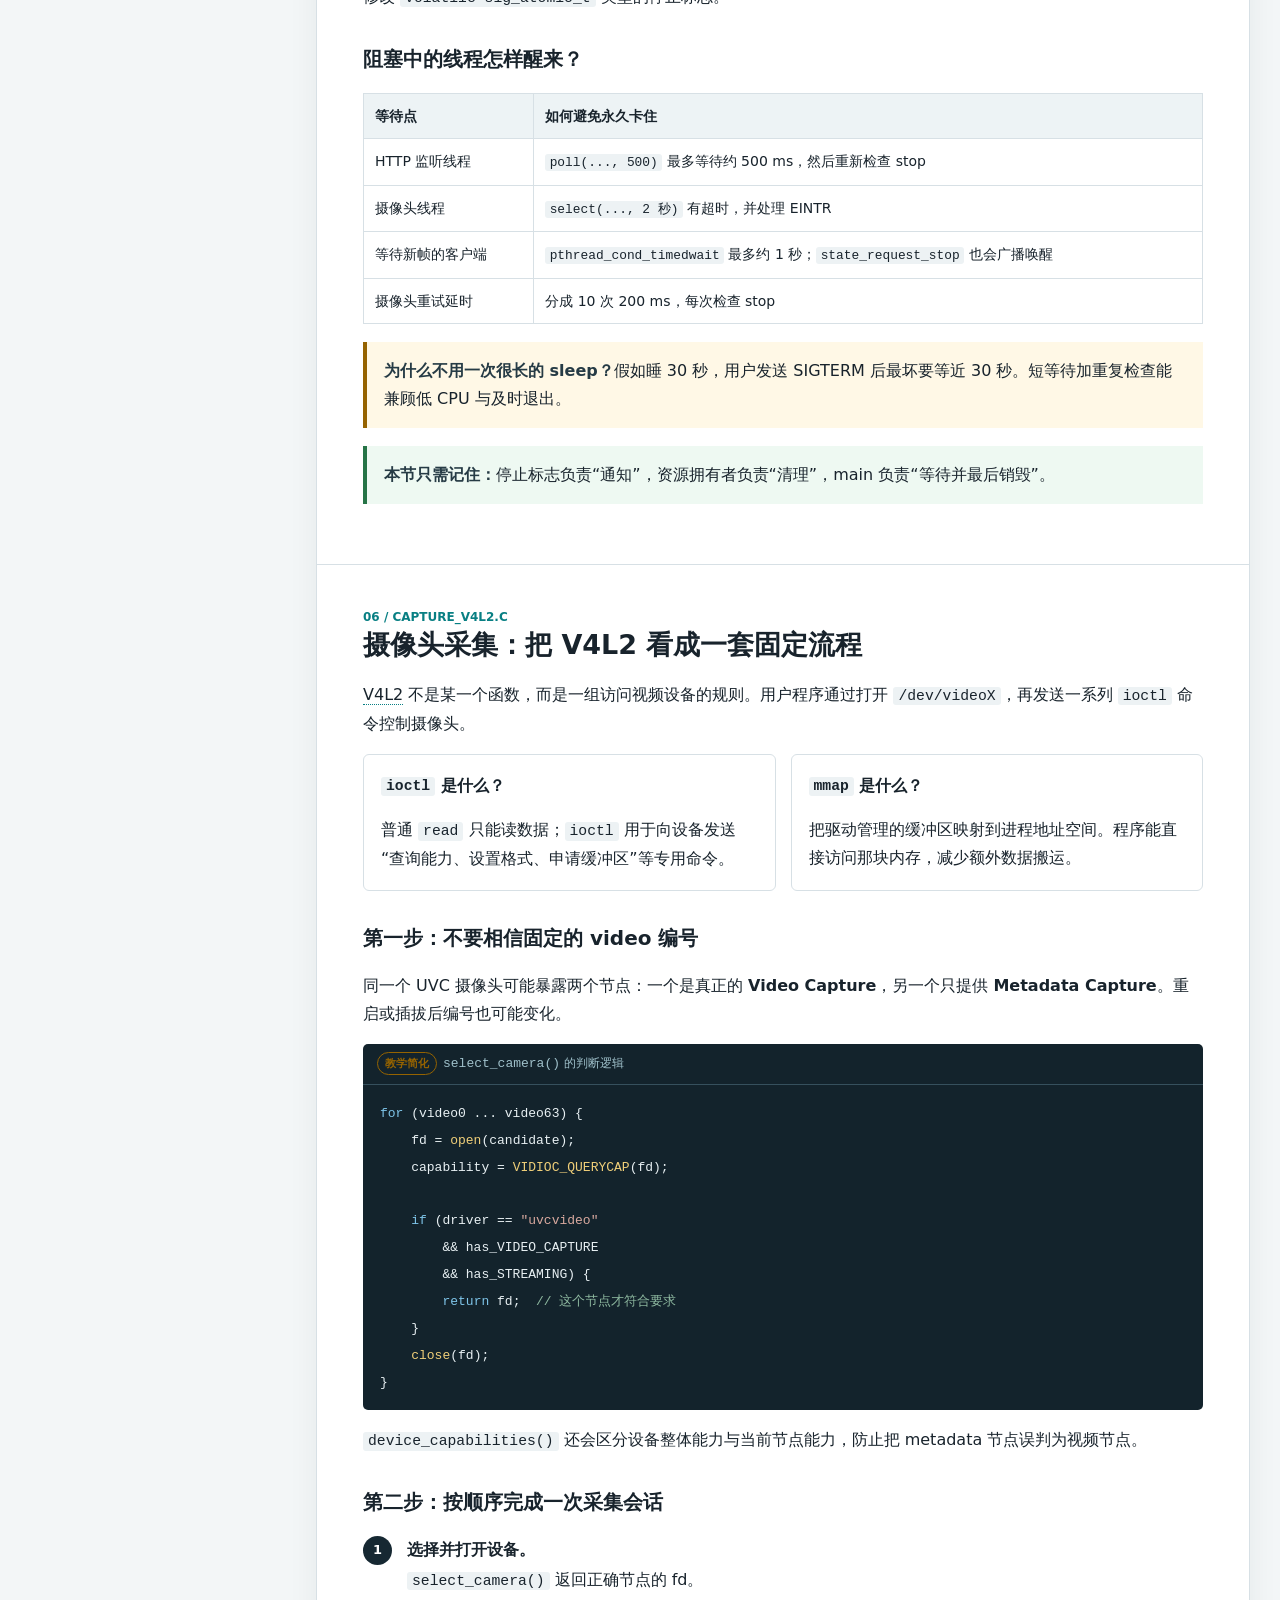
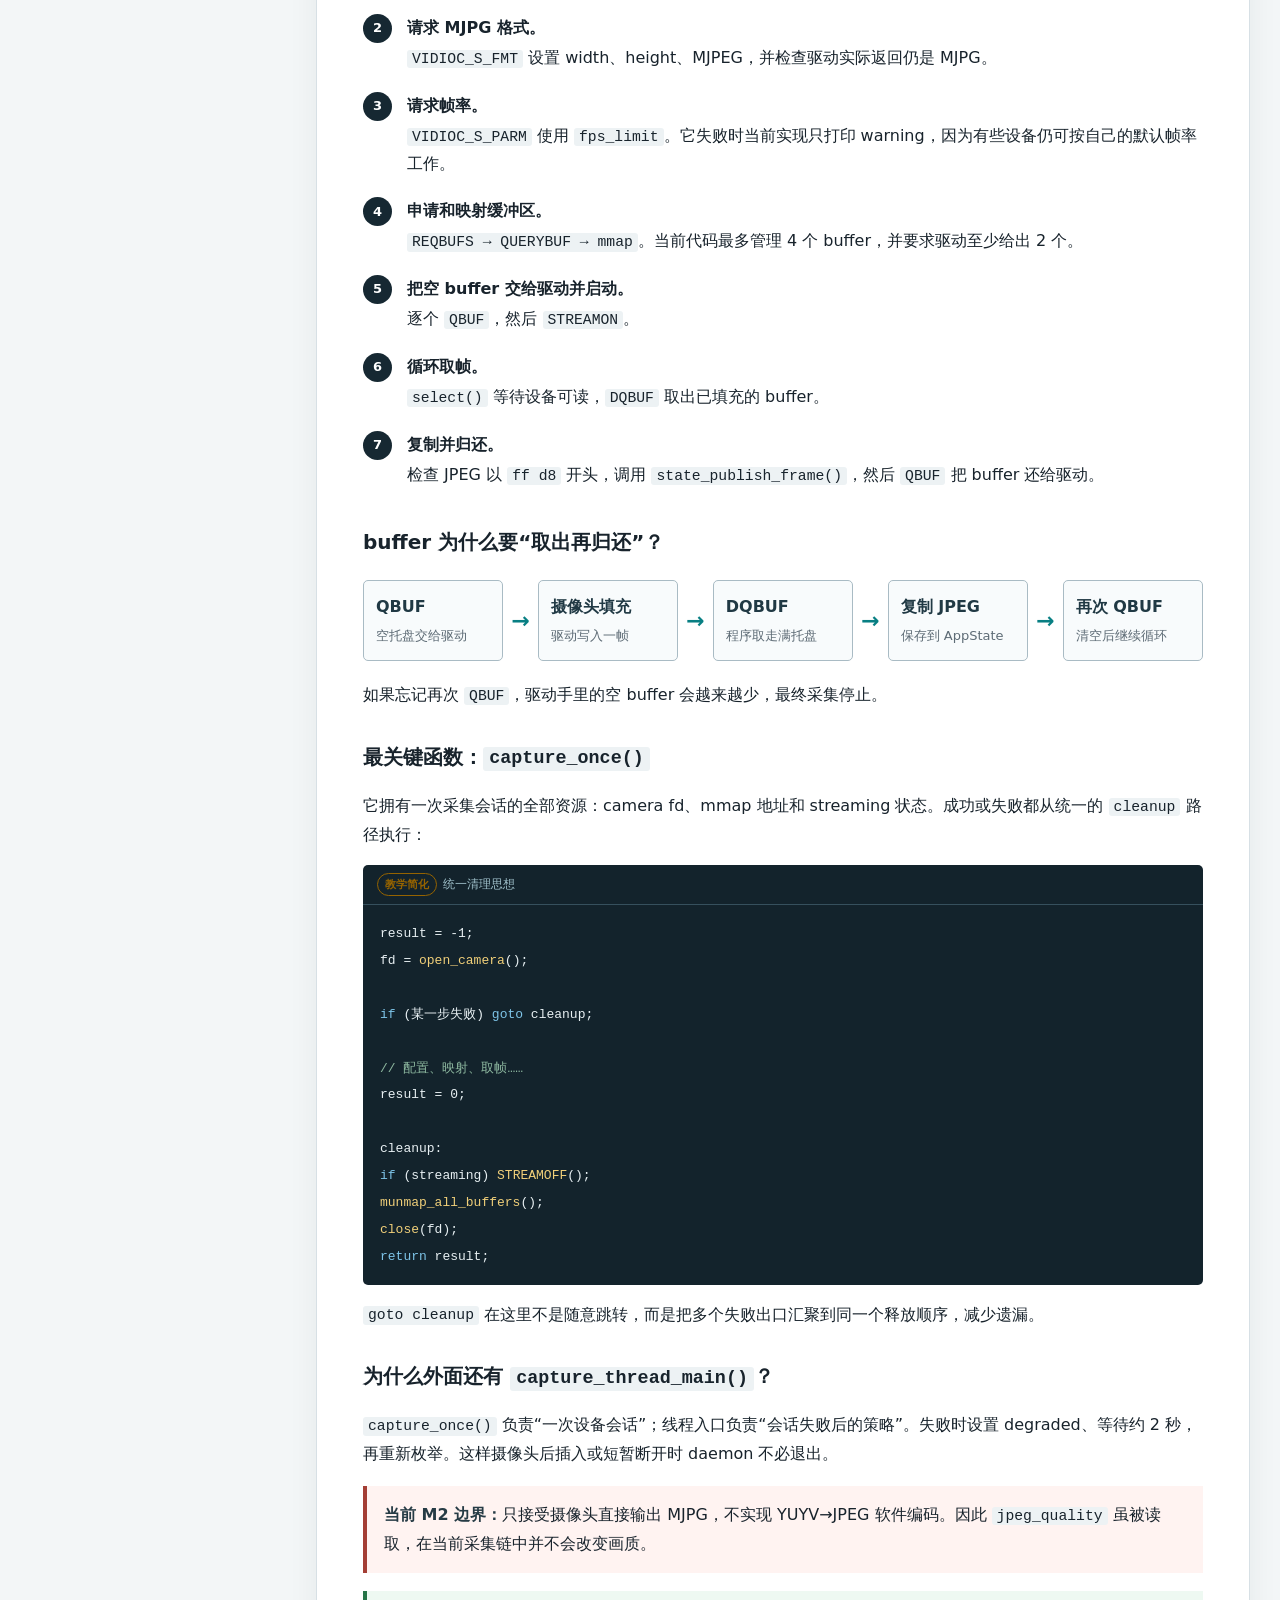
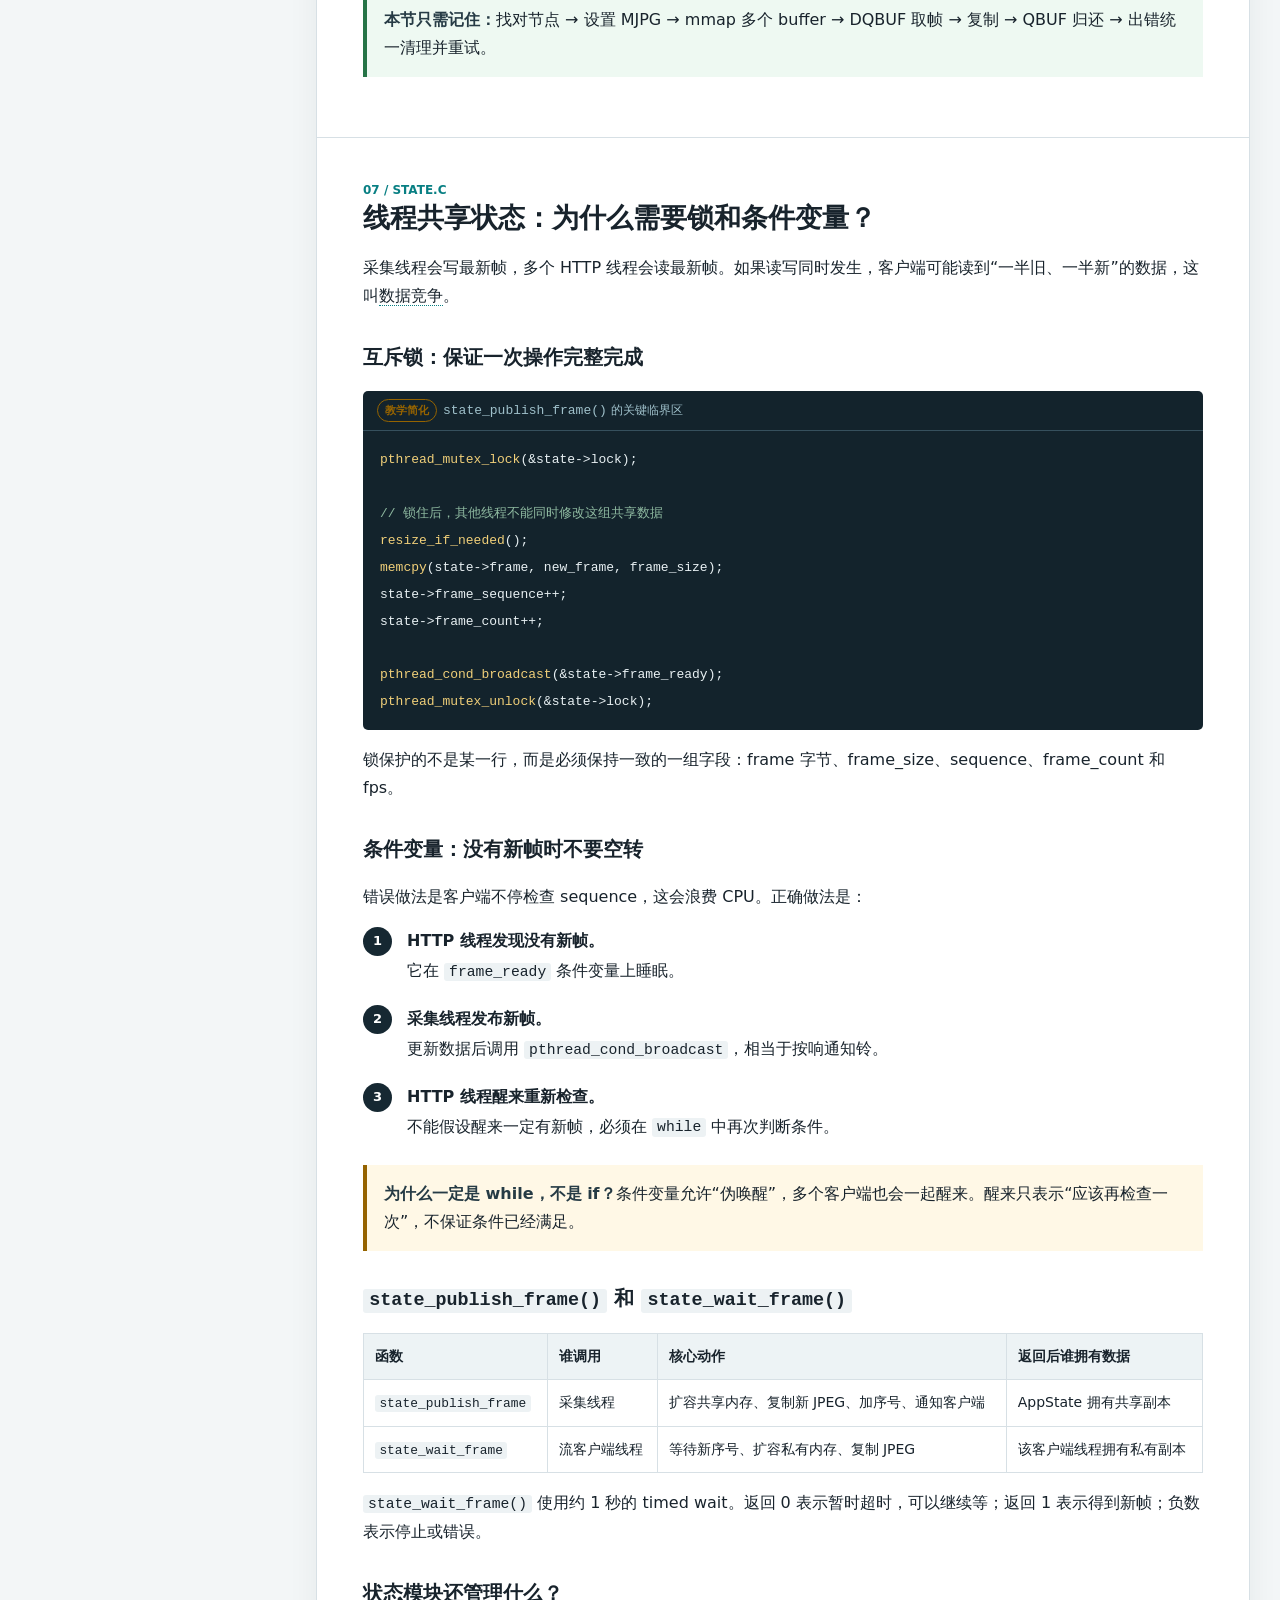
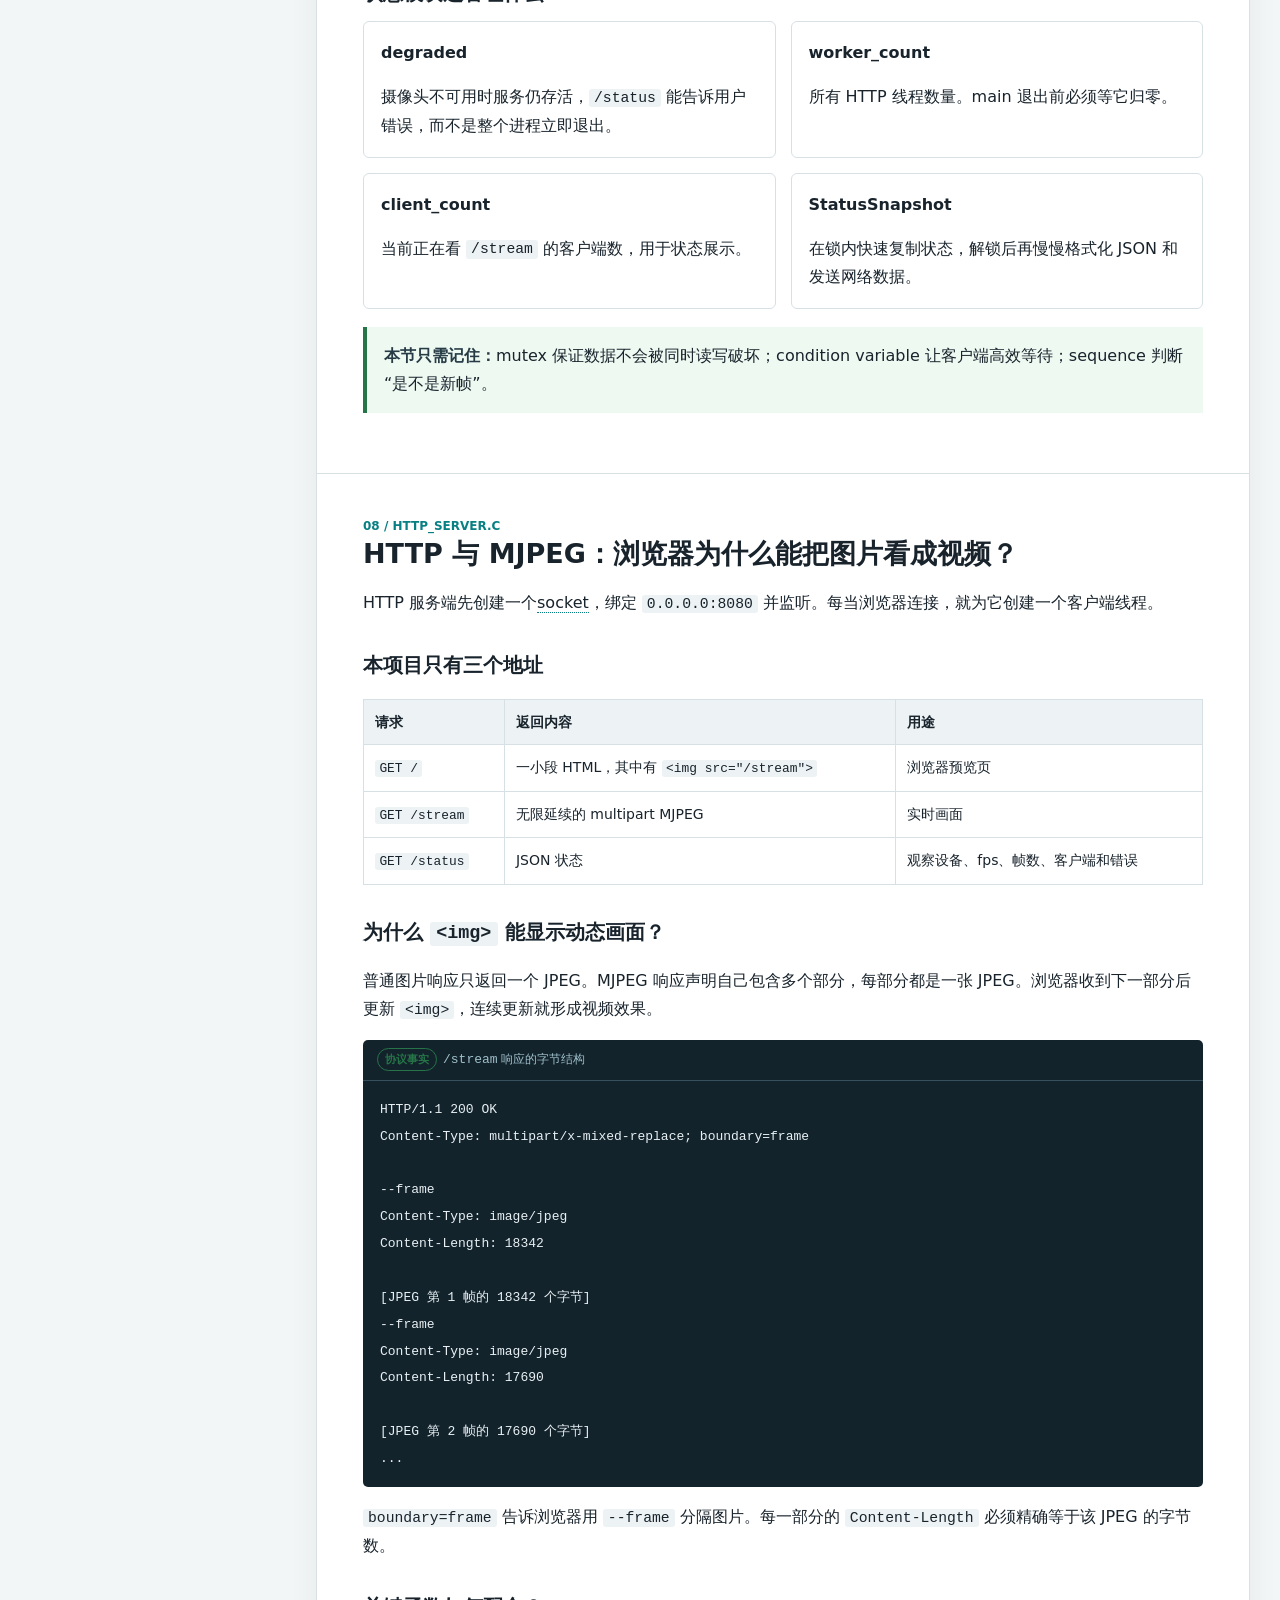
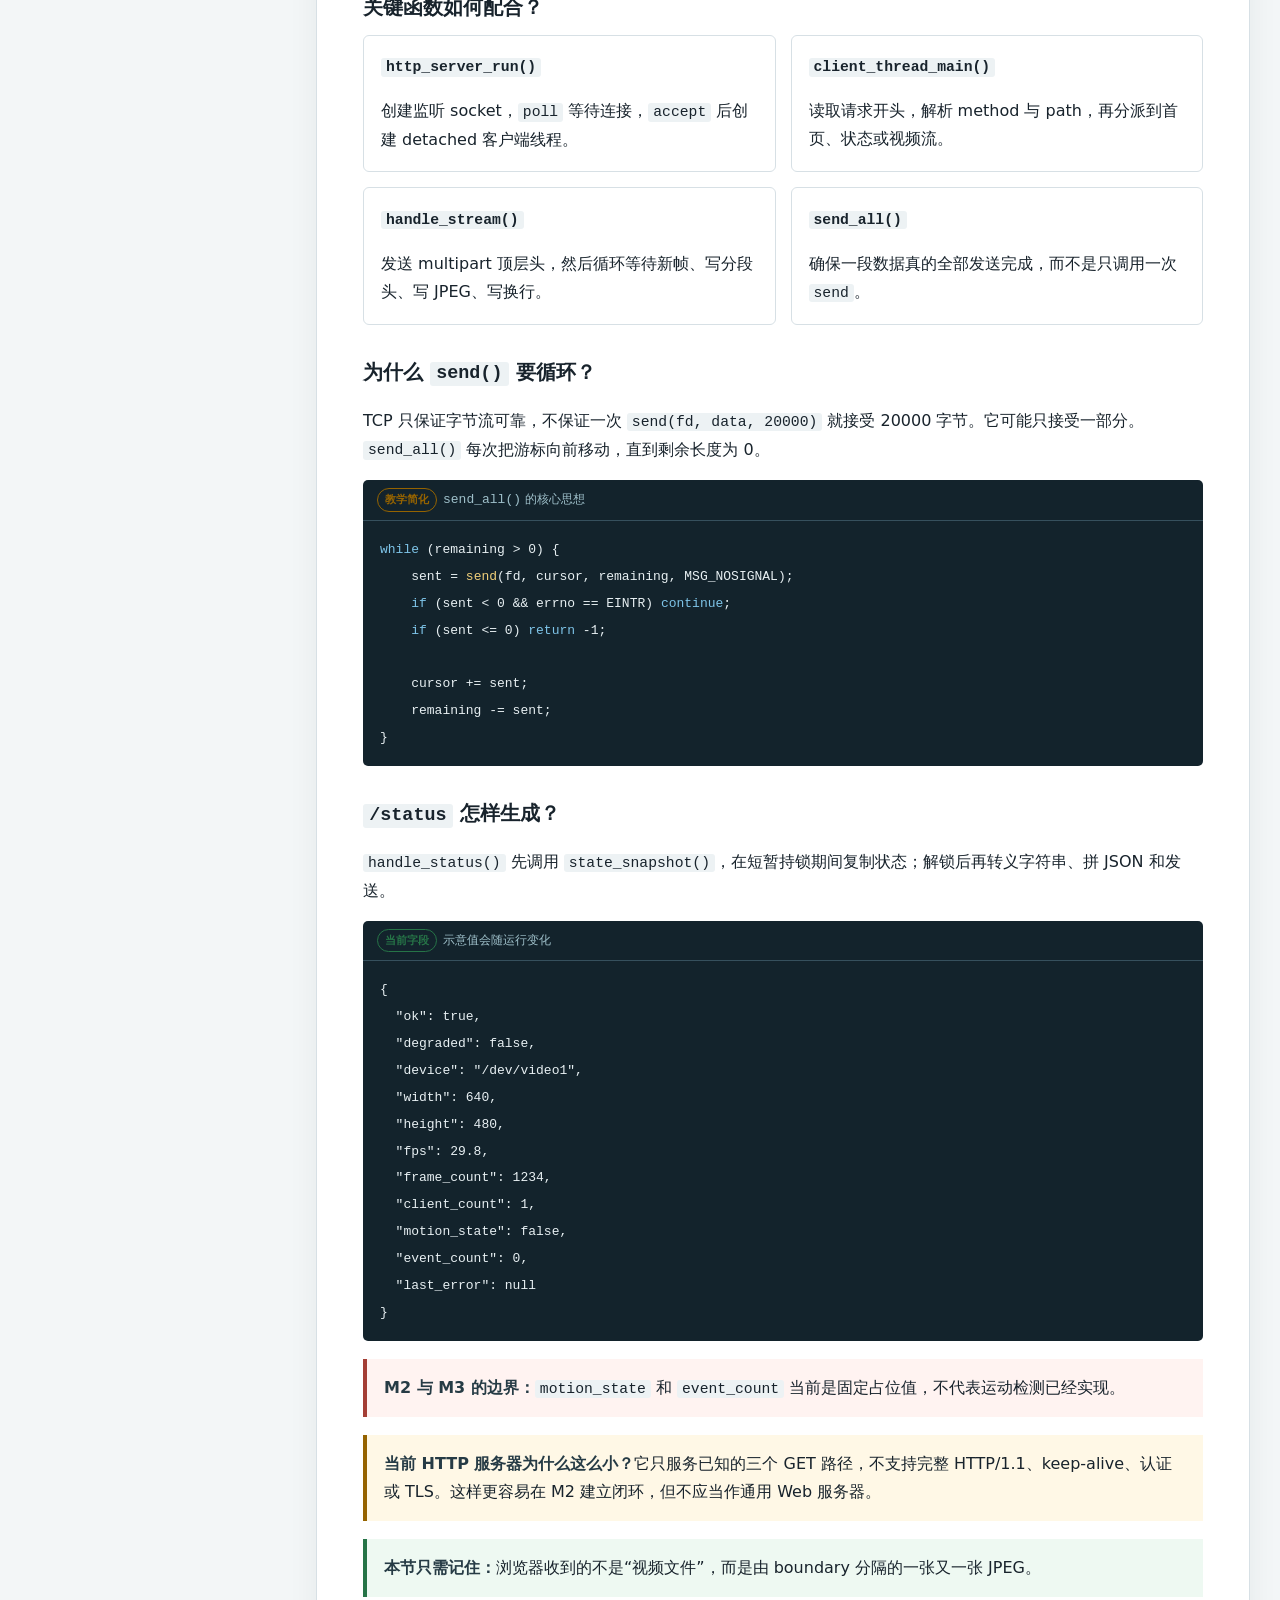
<file: docs/reports/M2_code_learning_manual.html>
<!doctype html>
<html lang="zh-CN">
<head>
<meta charset="utf-8">
<meta name="viewport" content="width=device-width,initial-scale=1">
<title>M2 MJPEG 零基础主线教程</title>
<style>
:root{--ink:#18232c;--muted:#5d6b75;--line:#d7e0e5;--paper:#fff;--bg:#f3f6f7;--nav:#162832;--nav2:#203b48;--blue:#1768a5;--teal:#087f83;--green:#267447;--amber:#956300;--red:#a43e35;--code:#13232c;--soft-blue:#eef7fc;--soft-green:#eef9f2;--soft-amber:#fff8e6;--soft-red:#fff3f1;--max:1120px}
*{box-sizing:border-box}html{scroll-behavior:smooth;scroll-padding-top:16px}body{margin:0;color:var(--ink);background:var(--bg);font:16px/1.75 system-ui,-apple-system,"Segoe UI","Microsoft YaHei",sans-serif;letter-spacing:0}a{color:var(--blue)}code,kbd{font-family:"Cascadia Code","SFMono-Regular",Consolas,monospace}code{background:#edf2f4;padding:.08em .34em;border-radius:3px;font-size:.92em}dfn{font-style:normal;border-bottom:1px dotted var(--teal);cursor:help}
.progress{position:fixed;top:0;left:0;height:4px;background:#32a2a4;width:0;z-index:20}
.sidebar{position:fixed;inset:0 auto 0 0;width:286px;background:var(--nav);color:#dce8ed;overflow:auto;padding:27px 18px 24px;z-index:10}.brand{font-size:21px;font-weight:780;line-height:1.28;color:#fff}.brand small{display:block;color:#85c9ca;font-size:12px;font-weight:650;margin-top:7px}.search{width:100%;margin:18px 0 13px;padding:9px 10px;border:1px solid #4d6671;background:#10212a;color:#fff}.sidebar nav a{display:block;padding:5px 9px;border-left:2px solid transparent;color:#c7d7de;text-decoration:none;font-size:13px}.sidebar nav a:hover,.sidebar nav a.active{background:var(--nav2);border-left-color:#62c1c2;color:#fff}.sidebar .group{margin:14px 8px 4px;color:#7fa7b5;font-size:11px;font-weight:750;text-transform:uppercase}.side-note{border-top:1px solid #34505c;margin-top:18px;padding:14px 8px 0;color:#9db4be;font-size:12px}
main{margin-left:286px;padding:30px}.page{max-width:var(--max);margin:auto;background:var(--paper);border:1px solid var(--line);box-shadow:0 8px 28px #172a3310}.section{padding:42px 46px;border-bottom:1px solid var(--line)}.section:last-child{border:0}.eyebrow{color:var(--teal);font-size:12px;font-weight:800;text-transform:uppercase}.hero{padding-top:50px;padding-bottom:48px;border-top:6px solid var(--teal)}h1{font-size:37px;line-height:1.18;margin:7px 0 14px;letter-spacing:0;max-width:820px}h2{font-size:27px;line-height:1.28;margin:0 0 18px;letter-spacing:0}h3{font-size:20px;margin:30px 0 10px;letter-spacing:0}h4{font-size:16px;margin:20px 0 7px}.lead{font-size:18px;color:#344853;max-width:850px}.muted{color:var(--muted)}.tiny{font-size:13px}.meta-row{display:flex;flex-wrap:wrap;gap:8px;margin-top:20px}.pill{border:1px solid #aebfc7;padding:3px 9px;border-radius:99px;color:#405963;font-size:12px}
.grid{display:grid;grid-template-columns:repeat(2,minmax(0,1fr));gap:15px}.grid3{grid-template-columns:repeat(3,minmax(0,1fr))}.card{border:1px solid var(--line);border-radius:6px;padding:17px;background:#fff}.card h3,.card h4{margin-top:0}.card p:last-child{margin-bottom:0}.card-number{font-size:28px;font-weight:800;color:var(--teal);line-height:1}
.callout{border-left:4px solid var(--blue);background:var(--soft-blue);padding:15px 17px;margin:18px 0}.remember{border-color:var(--green);background:var(--soft-green)}.beginner{border-color:var(--amber);background:var(--soft-amber)}.warning{border-color:var(--red);background:var(--soft-red)}.callout strong:first-child{color:#263b45}.label{display:inline-block;font-size:11px;font-weight:800;text-transform:uppercase;border:1px solid currentColor;padding:1px 7px;border-radius:99px;margin-right:6px}.fact{color:var(--green)}.simple{color:var(--amber)}.todo{color:var(--red)}
.flow{display:flex;flex-wrap:wrap;align-items:stretch;gap:8px;margin:20px 0}.node{min-width:128px;flex:1;border:1px solid #a9bbc4;background:#f8fbfc;border-radius:5px;padding:12px}.node b{display:block;color:#203944}.node span{display:block;color:var(--muted);font-size:13px;margin-top:4px}.arrow{align-self:center;color:var(--teal);font-size:22px;font-weight:800}.lane{border:1px solid var(--line);margin:14px 0}.lane-row{display:grid;grid-template-columns:150px 1fr;border-bottom:1px solid var(--line)}.lane-row:last-child{border-bottom:0}.lane-name{padding:12px;background:#edf3f5;font-weight:750}.lane-work{padding:12px 15px}
.codebox{position:relative;background:var(--code);color:#e8f0f3;border-radius:5px;overflow:auto;margin:16px 0}.codebox .caption{padding:8px 14px;border-bottom:1px solid #36505d;color:#9fc0ca;font-size:12px}.codebox pre{margin:0;padding:15px 17px;line-height:1.68;tab-size:4}.codebox code{background:none;padding:0;color:inherit;font-size:13px}.cm{color:#8eb9a0}.kw{color:#7ec4e8}.fnn{color:#f0cf79}.str{color:#d9a99f}.code-note{color:#b9ccd3}.anatomy{display:grid;grid-template-columns:repeat(5,minmax(100px,1fr));border:1px solid var(--line);margin:15px 0}.anatomy div{padding:12px;border-right:1px solid var(--line)}.anatomy div:last-child{border:0}.anatomy b{display:block;color:var(--teal);font-size:13px}.anatomy span{font-family:Consolas,monospace}
.file-table,.plain-table{width:100%;border-collapse:collapse;margin:16px 0;font-size:14px}.file-table th,.file-table td,.plain-table th,.plain-table td{border:1px solid var(--line);padding:10px 11px;text-align:left;vertical-align:top}.file-table th,.plain-table th{background:#edf3f5}.priority{font-weight:750;color:var(--green)}.secondary{color:var(--muted)}
.steps{counter-reset:item;list-style:none;padding:0}.steps>li{counter-increment:item;display:grid;grid-template-columns:34px 1fr;gap:10px;margin:13px 0}.steps>li:before{content:counter(item);width:29px;height:29px;display:grid;place-items:center;background:var(--nav);color:#fff;border-radius:50%;font-size:13px;font-weight:750}.steps p{margin:2px 0 6px}.checkpoint{border-left:3px solid var(--teal);padding-left:13px}
details{border:1px solid var(--line);border-radius:5px;margin:11px 0;background:#fff}summary{cursor:pointer;padding:12px 14px;font-weight:730;background:#f7fafb}details>div{padding:13px 16px}.term-grid{display:grid;grid-template-columns:repeat(2,minmax(0,1fr));gap:10px}.term-card{border:1px solid var(--line);padding:14px}.term-card b{color:var(--teal)}.term-card .analogy{display:block;color:var(--muted);font-size:13px;margin-top:4px}.quiz{border-top:1px dashed var(--line);padding:15px 0}.answer{color:var(--muted);margin-top:5px}.checklist{list-style:none;padding:0}.checklist li{margin:7px 0}.checklist li:before{content:"□";color:var(--teal);font-weight:800;margin-right:8px}.hidden{display:none!important}
@media(max-width:920px){.sidebar{position:static;width:auto}.sidebar nav{columns:2}.side-note{display:none}main{margin:0;padding:12px}.page{box-shadow:none}.section{padding:30px 22px}.grid,.grid3,.term-grid{grid-template-columns:1fr}.lane-row{grid-template-columns:1fr}.lane-name{border-bottom:1px solid var(--line)}.anatomy{grid-template-columns:1fr}.anatomy div{border-right:0;border-bottom:1px solid var(--line)}h1{font-size:31px}}
@media print{body{background:#fff}.sidebar,.progress,.search{display:none}main{margin:0;padding:0}.page{border:0;box-shadow:none;max-width:none}.section{padding:22px 0}.card,details,.codebox{break-inside:avoid}details>div{display:block}a{color:#000;text-decoration:none}}
</style>
</head>
<body>
<div class="progress" id="progress"></div>
<aside class="sidebar">
<div class="brand">M2 MJPEG<br>零基础主线教程<small>从“能听懂”到“能自己复现”</small></div>
<input class="search" id="search" type="search" placeholder="搜索概念、文件或函数">
<nav id="toc">
<div class="group">开始</div>
<a href="#welcome">怎么学习</a>
<a href="#basics">00 必要基础</a>
<a href="#big-picture">01 一张图看懂项目</a>
<a href="#files">02 文件地图</a>
<div class="group">三条主线</div>
<a href="#startup">03 程序怎样启动</a>
<a href="#frame">04 一帧怎样到浏览器</a>
<a href="#shutdown">05 程序怎样退出</a>
<div class="group">关键模块</div>
<a href="#capture">06 摄像头采集</a>
<a href="#state">07 线程共享状态</a>
<a href="#http">08 HTTP 与 MJPEG</a>
<a href="#config">09 配置与构建</a>
<div class="group">自己掌握</div>
<a href="#why">10 为什么这样设计</a>
<a href="#rebuild">11 从零复现路线</a>
<a href="#debug">12 调试地图</a>
<a href="#glossary">13 术语表</a>
<a href="#helpers">14 辅助函数索引</a>
<a href="#quiz">15 自测</a>
</nav>
<div class="side-note">看到陌生词时先把鼠标停在带虚线下划线的词上。无需一次记住全部术语。</div>
</aside>
<main><article class="page">
<section class="section hero" id="welcome">
<div class="eyebrow">Beginner-first tutorial · M2</div>
<h1>让摄像头画面出现在浏览器里，代码到底做了什么？</h1>
<p class="lead">你不需要先成为 C 语言专家。先抓住一条主线：<strong>摄像头不断产生 JPEG 图片，程序保存最新一张，再通过 HTTP 连续发给浏览器。</strong></p>
<div class="meta-row"><span class="pill">对象：第一次独立读项目代码</span><span class="pill">重点：理解设计原因</span><span class="pill">方法：流程优先，细节后置</span><span class="pill">源码状态：M2 验证中</span></div>
<div class="callout remember"><strong>整份教程只围绕一个问题：</strong>“一帧图像从摄像头出发，经过哪些模块，最后怎样成为浏览器中的画面？”遇到看不懂的函数，先问它在这条路上负责哪一步。</div>
<h3>建议阅读方式</h3>
<div class="grid grid3">
<div class="card"><div class="card-number">1</div><h4>先读主线</h4><p>先读到“程序怎样退出”，不要马上钻进 V4L2 参数。</p></div>
<div class="card"><div class="card-number">2</div><h4>再读关键模块</h4><p>重点理解 <code>capture_once</code>、<code>state_publish_frame</code>、<code>state_wait_frame</code>、<code>handle_stream</code>。</p></div>
<div class="card"><div class="card-number">3</div><h4>最后动手复现</h4><p>按检查点从小程序逐步增加能力，不要一次重写全部代码。</p></div>
</div>
<div class="callout beginner"><span class="label simple">简化说明</span>教程中的短代码块有些是“保留核心逻辑的伪代码”，不是可直接编译的源码。每个代码块都会标出它是<strong>源码事实</strong>还是<strong>教学简化</strong>。</div>
</section>
<section class="section searchable" id="basics">
<div class="eyebrow">00 / Before Code</div><h2>读代码前，只补这几个必要概念</h2>
<p>你现在不必系统学完整本 C 语言。下面这些概念足够支撑你读懂 M2 主线。</p>
<h3>程序、进程、线程有什么区别？</h3>
<div class="grid grid3">
<div class="card"><h4>程序 Program</h4><p>磁盘上的可执行文件，例如 <code>imx6ull-sense</code>。它还没有运行。</p></div>
<div class="card"><h4>进程 Process</h4><p>程序运行后的实例。它拥有内存、文件描述符等资源。</p></div>
<div class="card"><h4>线程 Thread</h4><p>进程内部的一条执行路线。多个线程共享进程内存，但可以同时做不同工作。</p></div>
</div>
<div class="callout remember"><strong>在本项目中：</strong>只有一个 daemon 进程，但至少有主线程、摄像头采集线程，以及若干 HTTP 客户端线程。</div>
<h3>怎样看懂一个 C 函数声明？</h3>
<div class="codebox"><div class="caption"><span class="label fact">源码事实</span>sense.h 中的公开函数</div><pre><code><span class="kw">int</span> <span class="fnn">config_load</span>(<span class="kw">const char</span> *path,
                SenseConfig *config,
                <span class="kw">char</span> *error,
                size_t error_size);</code></pre></div>
<div class="anatomy">
<div><b>返回类型</b><span>int</span><small>调用结束后给调用者一个整数结果</small></div>
<div><b>函数名</b><span>config_load</span><small>这组步骤的名字</small></div>
<div><b>输入</b><span>path</span><small>配置文件路径</small></div>
<div><b>输出地址</b><span>config / error</span><small>函数通过指针填充结果</small></div>
<div><b>声明结束</b><span>;</span><small>这里只说明接口，没有函数体</small></div>
</div>
<p><code>int</code> 返回值在本项目中通常约定：<strong>0 表示成功，负数表示失败</strong>。但不是所有函数都完全相同，使用前仍应看调用处如何判断。</p>
<h3>指针和结构体，不必先害怕</h3>
<div class="grid">
<div class="card"><h4><dfn title="变量在内存中的地址">指针 Pointer</dfn></h4><p>可以先把它理解为“内存地址”。<code>SenseConfig *config</code> 表示函数拿到配置对象所在位置，因此能直接填写调用者的配置。</p></div>
<div class="card"><h4><dfn title="把多个相关字段组合为一个新类型">结构体 Struct</dfn></h4><p>类似一张有固定栏目表格。<code>SenseConfig</code> 把 width、height、fps_limit、http_port 等字段放在一起。</p></div>
</div>
<h3>本项目最常见的 8 个词</h3>
<div class="term-grid">
<div class="term-card"><b>帧 Frame</b><span class="analogy">视频中的一张静态图片。本项目一帧就是一段 JPEG 字节。</span></div>
<div class="term-card"><b>缓冲区 Buffer</b><span class="analogy">暂存数据的一块内存区域，可理解为周转托盘。</span></div>
<div class="term-card"><b>文件描述符 fd</b><span class="analogy">Linux 给已打开文件、设备或网络连接的整数编号。</span></div>
<div class="term-card"><b>设备节点 /dev/videoX</b><span class="analogy">Linux 把摄像头暴露成“像文件一样可打开”的入口。</span></div>
<div class="term-card"><b>互斥锁 Mutex</b><span class="analogy">共享资料柜唯一的一把钥匙，同一时刻只允许一个线程修改。</span></div>
<div class="term-card"><b>条件变量 Condition Variable</b><span class="analogy">通知铃：新帧到达时叫醒正在等待的 HTTP 线程。</span></div>
<div class="term-card"><b>MJPEG</b><span class="analogy">连续排列的 JPEG 图片。每一帧都能独立解码。</span></div>
<div class="term-card"><b>daemon</b><span class="analogy">长期在后台运行、持续提供服务的进程。</span></div>
</div>
<div class="callout remember"><strong>本节只需记住：</strong>摄像头线程负责生产帧，HTTP 线程负责消费帧，它们通过一块受锁保护的共享内存协作。</div>
</section>
<section class="section searchable" id="big-picture">
<div class="eyebrow">01 / Big Picture</div><h2>先用一张图看懂整个项目</h2>
<div class="flow">
<div class="node"><b>1. UVC 摄像头</b><span>持续产生 MJPG 帧</span></div><div class="arrow">→</div>
<div class="node"><b>2. capture_v4l2.c</b><span>从内核取出一帧</span></div><div class="arrow">→</div>
<div class="node"><b>3. state.c</b><span>保存最新一帧</span></div><div class="arrow">→</div>
<div class="node"><b>4. http_server.c</b><span>包装成 MJPEG 流</span></div><div class="arrow">→</div>
<div class="node"><b>5. 浏览器</b><span>连续显示 JPEG</span></div>
</div>
<p>这条链路可以分成两半：</p>
<div class="grid">
<div class="card"><h3>生产端</h3><p><code>capture_v4l2.c</code> 和摄像头打交道，不断生产新帧。</p><p class="muted">问题核心：怎样正确拿到下一张 JPEG？</p></div>
<div class="card"><h3>消费端</h3><p><code>http_server.c</code> 和浏览器打交道，不断消费最新帧。</p><p class="muted">问题核心：怎样按浏览器认识的格式发送？</p></div>
</div>
<p><code>state.c</code> 位于中间，负责让生产端和消费端安全交接。</p>
<h3>谁在同时工作？</h3>
<div class="lane">
<div class="lane-row"><div class="lane-name">主线程</div><div class="lane-work">加载配置 → 创建采集线程 → 监听 8080 端口 → 最后组织退出</div></div>
<div class="lane-row"><div class="lane-name">采集线程</div><div class="lane-work">找摄像头 → 配置 V4L2 → 反复取帧 → 发布最新帧</div></div>
<div class="lane-row"><div class="lane-name">客户端线程</div><div class="lane-work">每连接一个浏览器就创建一个 → 发送首页、状态或视频流</div></div>
</div>
<div class="callout beginner"><strong>为什么需要多个线程？</strong>等待摄像头、等待浏览器连接、向慢客户端发送数据都可能阻塞。如果全部放在一条执行路线里，任何一步卡住都会让其他工作停下。</div>
<div class="callout remember"><strong>本节只需记住：</strong><code>capture</code> 生产，<code>state</code> 中转，<code>http</code> 消费，<code>main</code> 组织生命周期。</div>
</section>
<section class="section searchable" id="files">
<div class="eyebrow">02 / File Map</div><h2>每个文件负责什么？应该按什么顺序读？</h2>
<table class="file-table"><thead><tr><th>阅读顺序</th><th>文件</th><th>用一句话理解</th><th>学习优先级</th></tr></thead><tbody>
<tr><td>1</td><td><a href="../../app/daemon/main.c"><code>main.c</code></a></td><td>把所有模块按正确顺序组装起来</td><td class="priority">必须看懂</td></tr>
<tr><td>2</td><td><a href="../../app/daemon/sense.h"><code>sense.h</code></a></td><td>规定模块之间共享的数据结构和函数接口</td><td class="priority">必须看懂结构</td></tr>
<tr><td>3</td><td><a href="../../app/daemon/capture_v4l2.c"><code>capture_v4l2.c</code></a></td><td>从正确的 UVC 节点取出 MJPG 帧</td><td class="priority">理解主循环</td></tr>
<tr><td>4</td><td><a href="../../app/daemon/state.c"><code>state.c</code></a></td><td>在线程之间安全保存和交付最新帧</td><td class="priority">理解锁与等待</td></tr>
<tr><td>5</td><td><a href="../../app/daemon/http_server.c"><code>http_server.c</code></a></td><td>把最新帧连续发送给浏览器</td><td class="priority">理解 multipart</td></tr>
<tr><td>6</td><td><a href="../../app/daemon/config.c"><code>config.c</code></a></td><td>读取、解析并检查 JSON 配置</td><td class="secondary">先懂公开入口</td></tr>
<tr><td>7</td><td><a href="../../app/daemon/Makefile"><code>Makefile</code></a></td><td>决定如何编译主机版和 ARM 版</td><td class="secondary">会使用即可</td></tr>
<tr><td>8</td><td><a href="../../config/config.json"><code>config.json</code></a></td><td>给程序提供运行参数</td><td class="secondary">认识字段</td></tr>
</tbody></table>
<div class="callout warning"><strong>不要按照文件长度读。</strong><code>capture_v4l2.c</code> 最长，但一开始逐行研究所有 ioctl 会失去主线。先知道它整体完成“打开、配置、取帧、归还、清理”五件事。</div>
</section>
<section class="section searchable" id="startup">
<div class="eyebrow">03 / Main Line A</div><h2>第一条主线：程序怎样启动？</h2>
<p>入口是 <code>main()</code>。它像流程负责人，只组织工作，不亲自实现摄像头采集或 HTTP 协议。</p>
<div class="codebox"><div class="caption"><span class="label simple">教学简化</span>main.c 的真实顺序，省略错误输出</div><pre><code><span class="kw">int</span> <span class="fnn">main</span>(...) {
    <span class="fnn">config_load</span>(...);                   <span class="cm">// 1. 读取配置</span>
    <span class="fnn">install_signal_handlers</span>();           <span class="cm">// 2. 准备安全退出</span>
    <span class="fnn">state_init</span>(&amp;state);                   <span class="cm">// 3. 创建共享状态</span>

    <span class="fnn">pthread_create</span>(..., capture_thread_main, ...);
                                            <span class="cm">// 4. 启动摄像头线程</span>

    <span class="fnn">http_server_run</span>(&amp;state, config.http_port);
                                            <span class="cm">// 5. 主线程监听浏览器</span>

    <span class="fnn">state_request_stop</span>(&amp;state);          <span class="cm">// 6. 通知所有线程停止</span>
    <span class="fnn">pthread_join</span>(capture_thread, NULL);  <span class="cm">// 7. 等摄像头线程结束</span>
    <span class="fnn">state_wait_for_clients</span>(&amp;state);      <span class="cm">// 8. 等客户端线程结束</span>
    <span class="fnn">state_destroy</span>(&amp;state);              <span class="cm">// 9. 最后释放共享资源</span>
}</code></pre></div>
<h3>为什么顺序不能乱？</h3>
<ol class="steps">
<li><div><strong>必须先有配置，才知道如何工作。</strong><p>宽高、帧率和端口都来自 <code>SenseConfig</code>。</p></div></li>
<li><div><strong>必须先初始化 AppState，再创建线程。</strong><p>线程启动后可能立刻访问锁和帧缓存；未初始化就是访问无效资源。</p></div></li>
<li><div><strong>必须先通知停止，再等待线程。</strong><p>如果线程还在无限等待新帧，而主线程直接 <code>join</code>，程序可能永远等不到结束。</p></div></li>
<li><div><strong>必须等全部线程结束，才能 destroy。</strong><p>否则其他线程可能继续访问已经释放的锁和内存。</p></div></li>
</ol>
<h3><code>sense.h</code> 为什么存在？</h3>
<p>不同 <code>.c</code> 文件需要共同认识 <code>SenseConfig</code>、<code>AppState</code> 和函数声明。头文件相当于模块之间签订的“合同”。</p>
<div class="grid">
<div class="card"><h4><code>SenseConfig</code></h4><p>程序想怎样运行：设备选择、宽高、帧率、端口等。</p></div>
<div class="card"><h4><code>AppState</code></h4><p>程序现在怎样运行：最新帧、帧数、客户端数、错误和停止标志。</p></div>
<div class="card"><h4><code>StatusSnapshot</code></h4><p>把某一时刻的状态复制出来，供 <code>/status</code> 生成 JSON。</p></div>
<div class="card"><h4><code>CaptureContext</code></h4><p>把配置和共享状态一起交给采集线程。</p></div>
</div>
<div class="callout beginner"><strong>配置和状态不是一回事：</strong>“希望 640×480@30”是配置；“实际正在 /dev/video1 采集，当前 29.8 fps”是状态。</div>
<h3>main.c 中三个小函数</h3>
<details><summary><code>handle_signal()</code>：收到停止信号时做什么？</summary><div>只把 <code>g_signal_stop</code> 设为 1。它故意不释放内存、不加锁，因为普通清理函数不一定能在信号处理器中安全调用。</div></details>
<details><summary><code>install_signal_handlers()</code>：安装哪些规则？</summary><div>让 SIGINT 和 SIGTERM 调用 <code>handle_signal</code>；同时忽略 SIGPIPE，避免浏览器突然断开时整个进程被信号终止。</div></details>
<details><summary><code>print_usage()</code>：为什么也值得保留？</summary><div>参数错误时明确告诉用户正确用法。它很小，但属于可诊断性设计。</div></details>
<div class="callout remember"><strong>本节只需记住：</strong><code>main()</code> 负责顺序和清理。复杂算法放在模块中，入口保持短而清楚。</div>
</section>
<section class="section searchable" id="frame">
<div class="eyebrow">04 / Main Line B</div><h2>第二条主线：一帧图像怎样到达浏览器？</h2>
<div class="flow">
<div class="node"><b>内核填好 buffer</b><span>摄像头产生一张 MJPG</span></div><div class="arrow">→</div>
<div class="node"><b>VIDIOC_DQBUF</b><span>采集线程取出可用 buffer</span></div><div class="arrow">→</div>
<div class="node"><b>state_publish_frame</b><span>复制为最新帧并敲铃</span></div><div class="arrow">→</div>
<div class="node"><b>state_wait_frame</b><span>客户端复制自己的帧</span></div><div class="arrow">→</div>
<div class="node"><b>handle_stream</b><span>包装并通过 socket 发送</span></div>
</div>
<h3>为什么一帧要复制两次？</h3>
<table class="plain-table"><thead><tr><th>复制</th><th>从哪里到哪里</th><th>不复制会怎样</th></tr></thead><tbody>
<tr><td>第一次</td><td>V4L2 mmap buffer → <code>AppState.frame</code></td><td>buffer 归还驱动后，摄像头可能立即覆盖它</td></tr>
<tr><td>第二次</td><td><code>AppState.frame</code> → 客户端私有 buffer</td><td>HTTP 发送较慢时，共享最新帧可能被下一帧覆盖</td></tr>
</tbody></table>
<p>复制会消耗一些 CPU 和内存带宽，但它把生命周期变得清楚：驱动、共享状态、每个客户端各自拥有稳定的数据。</p>
<div class="callout remember"><strong>关键理解：</strong>这里没有保存“全部历史帧”。<code>AppState.frame</code> 像一块只展示最新通知的白板，新帧会覆盖旧帧。</div>
<h3><code>frame_sequence</code> 是什么？</h3>
<p>它是最新帧的版本号。每发布一帧就加 1。客户端记住自己上次看到的序号，只有序号变大才发送新帧，因此不会无意义地重复发送同一张图片。</p>
<div class="codebox"><div class="caption"><span class="label simple">教学简化</span>生产与消费关系</div><pre><code><span class="cm">// 采集线程：生产者</span>
<span class="fnn">copy_to_shared_frame</span>(new_jpeg);
frame_sequence++;
<span class="fnn">wake_waiting_clients</span>();

<span class="cm">// HTTP 线程：消费者</span>
<span class="kw">while</span> (frame_sequence &lt;= my_last_sequence) {
    <span class="fnn">wait_for_new_frame</span>();
}
<span class="fnn">copy_to_my_private_buffer</span>();
my_last_sequence = frame_sequence;</code></pre></div>
<div class="callout remember"><strong>本节只需记住：</strong>一帧的主路径是 <code>capture_once → state_publish_frame → state_wait_frame → handle_stream</code>。</div>
</section>
<section class="section searchable" id="shutdown">
<div class="eyebrow">05 / Main Line C</div><h2>第三条主线：程序怎样安全退出？</h2>
<p>安全退出不是直接“杀掉线程”，而是先发通知，让每个拥有资源的线程自己停下来并清理。</p>
<div class="flow">
<div class="node"><b>Ctrl+C / SIGTERM</b><span>操作系统发出停止信号</span></div><div class="arrow">→</div>
<div class="node"><b>handle_signal</b><span>g_signal_stop = 1</span></div><div class="arrow">→</div>
<div class="node"><b>各循环观察</b><span>state_should_stop 返回真</span></div><div class="arrow">→</div>
<div class="node"><b>线程自行清理</b><span>STREAMOFF、munmap、close</span></div><div class="arrow">→</div>
<div class="node"><b>main 最终销毁</b><span>锁、条件变量、共享帧</span></div>
</div>
<h3>为什么 handler 只改一个变量？</h3>
<p>信号可能在任意时刻打断程序。加锁、打印、动态分配内存等普通操作此时可能不安全，因此 <code>handle_signal()</code> 只修改 <code>volatile sig_atomic_t</code> 类型的停止标志。</p>
<h3>阻塞中的线程怎样醒来？</h3>
<table class="plain-table"><thead><tr><th>等待点</th><th>如何避免永久卡住</th></tr></thead><tbody>
<tr><td>HTTP 监听线程</td><td><code>poll(..., 500)</code> 最多等待约 500 ms，然后重新检查 stop</td></tr>
<tr><td>摄像头线程</td><td><code>select(..., 2 秒)</code> 有超时，并处理 EINTR</td></tr>
<tr><td>等待新帧的客户端</td><td><code>pthread_cond_timedwait</code> 最多约 1 秒；<code>state_request_stop</code> 也会广播唤醒</td></tr>
<tr><td>摄像头重试延时</td><td>分成 10 次 200 ms，每次检查 stop</td></tr>
</tbody></table>
<div class="callout beginner"><strong>为什么不用一次很长的 sleep？</strong>假如睡 30 秒，用户发送 SIGTERM 后最坏要等近 30 秒。短等待加重复检查能兼顾低 CPU 与及时退出。</div>
<div class="callout remember"><strong>本节只需记住：</strong>停止标志负责“通知”，资源拥有者负责“清理”，main 负责“等待并最后销毁”。</div>
</section>
<section class="section searchable" id="capture">
<div class="eyebrow">06 / capture_v4l2.c</div><h2>摄像头采集：把 V4L2 看成一套固定流程</h2>
<p><dfn title="Video4Linux2，Linux 用户态访问视频设备的标准接口">V4L2</dfn> 不是某一个函数，而是一组访问视频设备的规则。用户程序通过打开 <code>/dev/videoX</code>，再发送一系列 <code>ioctl</code> 命令控制摄像头。</p>
<div class="grid">
<div class="card"><h4><code>ioctl</code> 是什么？</h4><p>普通 <code>read</code> 只能读数据；<code>ioctl</code> 用于向设备发送“查询能力、设置格式、申请缓冲区”等专用命令。</p></div>
<div class="card"><h4><code>mmap</code> 是什么？</h4><p>把驱动管理的缓冲区映射到进程地址空间。程序能直接访问那块内存，减少额外数据搬运。</p></div>
</div>
<h3>第一步：不要相信固定的 video 编号</h3>
<p>同一个 UVC 摄像头可能暴露两个节点：一个是真正的 <strong>Video Capture</strong>，另一个只提供 <strong>Metadata Capture</strong>。重启或插拔后编号也可能变化。</p>
<div class="codebox"><div class="caption"><span class="label simple">教学简化</span><code>select_camera()</code> 的判断逻辑</div><pre><code><span class="kw">for</span> (video0 ... video63) {
    fd = <span class="fnn">open</span>(candidate);
    capability = <span class="fnn">VIDIOC_QUERYCAP</span>(fd);

    <span class="kw">if</span> (driver == <span class="str">"uvcvideo"</span>
        &amp;&amp; has_VIDEO_CAPTURE
        &amp;&amp; has_STREAMING) {
        <span class="kw">return</span> fd;  <span class="cm">// 这个节点才符合要求</span>
    }
    <span class="fnn">close</span>(fd);
}</code></pre></div>
<p><code>device_capabilities()</code> 还会区分设备整体能力与当前节点能力，防止把 metadata 节点误判为视频节点。</p>
<h3>第二步：按顺序完成一次采集会话</h3>
<ol class="steps">
<li><div><strong>选择并打开设备。</strong><p><code>select_camera()</code> 返回正确节点的 fd。</p></div></li>
<li><div><strong>请求 MJPG 格式。</strong><p><code>VIDIOC_S_FMT</code> 设置 width、height、MJPEG，并检查驱动实际返回仍是 MJPG。</p></div></li>
<li><div><strong>请求帧率。</strong><p><code>VIDIOC_S_PARM</code> 使用 <code>fps_limit</code>。它失败时当前实现只打印 warning，因为有些设备仍可按自己的默认帧率工作。</p></div></li>
<li><div><strong>申请和映射缓冲区。</strong><p><code>REQBUFS → QUERYBUF → mmap</code>。当前代码最多管理 4 个 buffer，并要求驱动至少给出 2 个。</p></div></li>
<li><div><strong>把空 buffer 交给驱动并启动。</strong><p>逐个 <code>QBUF</code>，然后 <code>STREAMON</code>。</p></div></li>
<li><div><strong>循环取帧。</strong><p><code>select()</code> 等待设备可读，<code>DQBUF</code> 取出已填充的 buffer。</p></div></li>
<li><div><strong>复制并归还。</strong><p>检查 JPEG 以 <code>ff d8</code> 开头，调用 <code>state_publish_frame()</code>，然后 <code>QBUF</code> 把 buffer 还给驱动。</p></div></li>
</ol>
<h3>buffer 为什么要“取出再归还”？</h3>
<div class="flow">
<div class="node"><b>QBUF</b><span>空托盘交给驱动</span></div><div class="arrow">→</div>
<div class="node"><b>摄像头填充</b><span>驱动写入一帧</span></div><div class="arrow">→</div>
<div class="node"><b>DQBUF</b><span>程序取走满托盘</span></div><div class="arrow">→</div>
<div class="node"><b>复制 JPEG</b><span>保存到 AppState</span></div><div class="arrow">→</div>
<div class="node"><b>再次 QBUF</b><span>清空后继续循环</span></div>
</div>
<p>如果忘记再次 <code>QBUF</code>，驱动手里的空 buffer 会越来越少，最终采集停止。</p>
<h3>最关键函数：<code>capture_once()</code></h3>
<p>它拥有一次采集会话的全部资源：camera fd、mmap 地址和 streaming 状态。成功或失败都从统一的 <code>cleanup</code> 路径执行：</p>
<div class="codebox"><div class="caption"><span class="label simple">教学简化</span>统一清理思想</div><pre><code>result = -1;
fd = <span class="fnn">open_camera</span>();

<span class="kw">if</span> (某一步失败) <span class="kw">goto</span> cleanup;

<span class="cm">// 配置、映射、取帧……</span>
result = 0;

cleanup:
<span class="kw">if</span> (streaming) <span class="fnn">STREAMOFF</span>();
<span class="fnn">munmap_all_buffers</span>();
<span class="fnn">close</span>(fd);
<span class="kw">return</span> result;</code></pre></div>
<p><code>goto cleanup</code> 在这里不是随意跳转，而是把多个失败出口汇聚到同一个释放顺序，减少遗漏。</p>
<h3>为什么外面还有 <code>capture_thread_main()</code>？</h3>
<p><code>capture_once()</code> 负责“一次设备会话”；线程入口负责“会话失败后的策略”。失败时设置 degraded、等待约 2 秒，再重新枚举。这样摄像头后插入或短暂断开时 daemon 不必退出。</p>
<div class="callout warning"><strong>当前 M2 边界：</strong>只接受摄像头直接输出 MJPG，不实现 YUYV→JPEG 软件编码。因此 <code>jpeg_quality</code> 虽被读取，在当前采集链中并不会改变画质。</div>
<div class="callout remember"><strong>本节只需记住：</strong>找对节点 → 设置 MJPG → mmap 多个 buffer → DQBUF 取帧 → 复制 → QBUF 归还 → 出错统一清理并重试。</div>
</section>
<section class="section searchable" id="state">
<div class="eyebrow">07 / state.c</div><h2>线程共享状态：为什么需要锁和条件变量？</h2>
<p>采集线程会写最新帧，多个 HTTP 线程会读最新帧。如果读写同时发生，客户端可能读到“一半旧、一半新”的数据，这叫<dfn title="多个执行者同时访问共享数据，结果取决于不可预测时序">数据竞争</dfn>。</p>
<h3>互斥锁：保证一次操作完整完成</h3>
<div class="codebox"><div class="caption"><span class="label simple">教学简化</span><code>state_publish_frame()</code> 的关键临界区</div><pre><code><span class="fnn">pthread_mutex_lock</span>(&amp;state-&gt;lock);

<span class="cm">// 锁住后，其他线程不能同时修改这组共享数据</span>
<span class="fnn">resize_if_needed</span>();
<span class="fnn">memcpy</span>(state-&gt;frame, new_frame, frame_size);
state-&gt;frame_sequence++;
state-&gt;frame_count++;

<span class="fnn">pthread_cond_broadcast</span>(&amp;state-&gt;frame_ready);
<span class="fnn">pthread_mutex_unlock</span>(&amp;state-&gt;lock);</code></pre></div>
<p>锁保护的不是某一行，而是必须保持一致的一组字段：frame 字节、frame_size、sequence、frame_count 和 fps。</p>
<h3>条件变量：没有新帧时不要空转</h3>
<p>错误做法是客户端不停检查 sequence，这会浪费 CPU。正确做法是：</p>
<ol class="steps">
<li><div><strong>HTTP 线程发现没有新帧。</strong><p>它在 <code>frame_ready</code> 条件变量上睡眠。</p></div></li>
<li><div><strong>采集线程发布新帧。</strong><p>更新数据后调用 <code>pthread_cond_broadcast</code>，相当于按响通知铃。</p></div></li>
<li><div><strong>HTTP 线程醒来重新检查。</strong><p>不能假设醒来一定有新帧，必须在 <code>while</code> 中再次判断条件。</p></div></li>
</ol>
<div class="callout beginner"><strong>为什么一定是 while，不是 if？</strong>条件变量允许“伪唤醒”，多个客户端也会一起醒来。醒来只表示“应该再检查一次”，不保证条件已经满足。</div>
<h3><code>state_publish_frame()</code> 和 <code>state_wait_frame()</code></h3>
<table class="plain-table"><thead><tr><th>函数</th><th>谁调用</th><th>核心动作</th><th>返回后谁拥有数据</th></tr></thead><tbody>
<tr><td><code>state_publish_frame</code></td><td>采集线程</td><td>扩容共享内存、复制新 JPEG、加序号、通知客户端</td><td>AppState 拥有共享副本</td></tr>
<tr><td><code>state_wait_frame</code></td><td>流客户端线程</td><td>等待新序号、扩容私有内存、复制 JPEG</td><td>该客户端线程拥有私有副本</td></tr>
</tbody></table>
<p><code>state_wait_frame()</code> 使用约 1 秒的 timed wait。返回 0 表示暂时超时，可以继续等；返回 1 表示得到新帧；负数表示停止或错误。</p>
<h3>状态模块还管理什么？</h3>
<div class="grid">
<div class="card"><h4>degraded</h4><p>摄像头不可用时服务仍存活，<code>/status</code> 能告诉用户错误，而不是整个进程立即退出。</p></div>
<div class="card"><h4>worker_count</h4><p>所有 HTTP 线程数量。main 退出前必须等它归零。</p></div>
<div class="card"><h4>client_count</h4><p>当前正在看 <code>/stream</code> 的客户端数，用于状态展示。</p></div>
<div class="card"><h4>StatusSnapshot</h4><p>在锁内快速复制状态，解锁后再慢慢格式化 JSON 和发送网络数据。</p></div>
</div>
<div class="callout remember"><strong>本节只需记住：</strong>mutex 保证数据不会被同时读写破坏；condition variable 让客户端高效等待；sequence 判断“是不是新帧”。</div>
</section>
<section class="section searchable" id="http">
<div class="eyebrow">08 / http_server.c</div><h2>HTTP 与 MJPEG：浏览器为什么能把图片看成视频？</h2>
<p>HTTP 服务端先创建一个<dfn title="网络通信端点；Linux 同样用整数文件描述符表示">socket</dfn>，绑定 <code>0.0.0.0:8080</code> 并监听。每当浏览器连接，就为它创建一个客户端线程。</p>
<h3>本项目只有三个地址</h3>
<table class="plain-table"><thead><tr><th>请求</th><th>返回内容</th><th>用途</th></tr></thead><tbody>
<tr><td><code>GET /</code></td><td>一小段 HTML，其中有 <code>&lt;img src="/stream"&gt;</code></td><td>浏览器预览页</td></tr>
<tr><td><code>GET /stream</code></td><td>无限延续的 multipart MJPEG</td><td>实时画面</td></tr>
<tr><td><code>GET /status</code></td><td>JSON 状态</td><td>观察设备、fps、帧数、客户端和错误</td></tr>
</tbody></table>
<h3>为什么 <code>&lt;img&gt;</code> 能显示动态画面？</h3>
<p>普通图片响应只返回一个 JPEG。MJPEG 响应声明自己包含多个部分，每部分都是一张 JPEG。浏览器收到下一部分后更新 <code>&lt;img&gt;</code>，连续更新就形成视频效果。</p>
<div class="codebox"><div class="caption"><span class="label fact">协议事实</span><code>/stream</code> 响应的字节结构</div><pre><code>HTTP/1.1 200 OK
Content-Type: multipart/x-mixed-replace; boundary=frame

--frame
Content-Type: image/jpeg
Content-Length: 18342

[JPEG 第 1 帧的 18342 个字节]
--frame
Content-Type: image/jpeg
Content-Length: 17690

[JPEG 第 2 帧的 17690 个字节]
...</code></pre></div>
<p><code>boundary=frame</code> 告诉浏览器用 <code>--frame</code> 分隔图片。每一部分的 <code>Content-Length</code> 必须精确等于该 JPEG 的字节数。</p>
<h3>关键函数如何配合？</h3>
<div class="grid">
<div class="card"><h4><code>http_server_run()</code></h4><p>创建监听 socket，<code>poll</code> 等待连接，<code>accept</code> 后创建 detached 客户端线程。</p></div>
<div class="card"><h4><code>client_thread_main()</code></h4><p>读取请求开头，解析 method 与 path，再分派到首页、状态或视频流。</p></div>
<div class="card"><h4><code>handle_stream()</code></h4><p>发送 multipart 顶层头，然后循环等待新帧、写分段头、写 JPEG、写换行。</p></div>
<div class="card"><h4><code>send_all()</code></h4><p>确保一段数据真的全部发送完成，而不是只调用一次 <code>send</code>。</p></div>
</div>
<h3>为什么 <code>send()</code> 要循环？</h3>
<p>TCP 只保证字节流可靠，不保证一次 <code>send(fd, data, 20000)</code> 就接受 20000 字节。它可能只接受一部分。<code>send_all()</code> 每次把游标向前移动，直到剩余长度为 0。</p>
<div class="codebox"><div class="caption"><span class="label simple">教学简化</span><code>send_all()</code> 的核心思想</div><pre><code><span class="kw">while</span> (remaining &gt; 0) {
    sent = <span class="fnn">send</span>(fd, cursor, remaining, MSG_NOSIGNAL);
    <span class="kw">if</span> (sent &lt; 0 &amp;&amp; errno == EINTR) <span class="kw">continue</span>;
    <span class="kw">if</span> (sent &lt;= 0) <span class="kw">return</span> -1;

    cursor += sent;
    remaining -= sent;
}</code></pre></div>
<h3><code>/status</code> 怎样生成？</h3>
<p><code>handle_status()</code> 先调用 <code>state_snapshot()</code>，在短暂持锁期间复制状态；解锁后再转义字符串、拼 JSON 和发送。</p>
<div class="codebox"><div class="caption"><span class="label fact">当前字段</span>示意值会随运行变化</div><pre><code>{
  "ok": true,
  "degraded": false,
  "device": "/dev/video1",
  "width": 640,
  "height": 480,
  "fps": 29.8,
  "frame_count": 1234,
  "client_count": 1,
  "motion_state": false,
  "event_count": 0,
  "last_error": null
}</code></pre></div>
<div class="callout warning"><strong>M2 与 M3 的边界：</strong><code>motion_state</code> 和 <code>event_count</code> 当前是固定占位值，不代表运动检测已经实现。</div>
<div class="callout beginner"><strong>当前 HTTP 服务器为什么这么小？</strong>它只服务已知的三个 GET 路径，不支持完整 HTTP/1.1、keep-alive、认证或 TLS。这样更容易在 M2 建立闭环，但不应当作通用 Web 服务器。</div>
<div class="callout remember"><strong>本节只需记住：</strong>浏览器收到的不是“视频文件”，而是由 boundary 分隔的一张又一张 JPEG。</div>
</section>
<section class="section searchable" id="config">
<div class="eyebrow">09 / config.c · Makefile · config.json</div><h2>配置与构建：程序怎样得到参数，又怎样变成 ARM 可执行文件？</h2>
<h3>当前配置文件</h3>
<div class="codebox"><div class="caption"><span class="label fact">源码事实</span><a href="../../config/config.json" style="color:#9fd5ed">打开 config/config.json</a></div><pre><code>{
  <span class="str">"device"</span>: <span class="str">"auto"</span>,
  <span class="str">"width"</span>: 640,
  <span class="str">"height"</span>: 480,
  <span class="str">"fps_limit"</span>: 30,
  <span class="str">"jpeg_quality"</span>: 75,
  <span class="str">"http_port"</span>: 8080,
  <span class="str">"event_log"</span>: <span class="str">"/var/log/imx6ull-sense/events.jsonl"</span>,
  <span class="str">"motion_threshold"</span>: 12000,
  <span class="str">"motion_cooldown_ms"</span>: 1500
}</code></pre></div>
<table class="plain-table"><thead><tr><th>字段</th><th>通俗解释</th><th>当前 M2 是否实际使用</th></tr></thead><tbody>
<tr><td><code>device</code></td><td><code>auto</code> 表示动态寻找 UVC Capture 节点</td><td>是</td></tr>
<tr><td><code>width / height</code></td><td>请求画面尺寸 640×480</td><td>是</td></tr>
<tr><td><code>fps_limit</code></td><td>请求每秒 30 帧</td><td>是，设备可能采用实际可支持值</td></tr>
<tr><td><code>http_port</code></td><td>浏览器连接端口 8080</td><td>是</td></tr>
<tr><td><code>jpeg_quality</code></td><td>预留的软件 JPEG 质量</td><td>否，当前直接转发摄像头 MJPG</td></tr>
<tr><td><code>event_log</code></td><td>未来事件日志路径</td><td>否，留给 M3</td></tr>
<tr><td><code>motion_*</code></td><td>未来运动检测阈值和冷却时间</td><td>否，留给 M3</td></tr>
</tbody></table>
<h3><code>config_load()</code> 做了哪四层工作？</h3>
<ol class="steps">
<li><div><strong>先填默认值。</strong><p>即使文件省略某个字段，程序也有基础值。</p></div></li>
<li><div><strong>读取整个文件。</strong><p>打开、计算大小、分配内存、读取并加字符串结束符。</p></div></li>
<li><div><strong>解析 JSON。</strong><p>识别字符串、整数、逗号、冒号和大括号，把已知键写入 <code>SenseConfig</code>。</p></div></li>
<li><div><strong>验证语义范围。</strong><p>例如 width 必须在 1..4096，fps_limit 在 1..120，端口在 1..65535。</p></div></li>
</ol>
<div class="callout beginner"><strong>解析和验证为什么分开？</strong><code>"fps_limit": "fast"</code> 是类型/语法错误；<code>"fps_limit": 0</code> 是数值范围错误。分层后错误更容易定位。</div>
<p>当前解析器是项目专用的扁平 JSON 解析器，不是完整通用 JSON 库。<code>skip_space</code>、<code>consume</code>、<code>parse_string</code> 等小函数只是把游标一步步向前移动。</p>
<h3>Makefile 需要会到什么程度？</h3>
<table class="plain-table"><thead><tr><th>概念</th><th>作用</th></tr></thead><tbody>
<tr><td><code>SRCS → OBJS</code></td><td>每个 .c 先编译为 .o，再把所有 .o 链接成可执行文件</td></tr>
<tr><td><code>-pthread</code></td><td>启用并链接 POSIX 线程支持</td></tr>
<tr><td><code>-MMD -MP</code></td><td>自动生成 .d 依赖文件，头文件变化时重新编译相关源码</td></tr>
<tr><td><code>CROSS_COMPILE</code></td><td>给编译工具加前缀，切换到 ARM 交叉编译器</td></tr>
<tr><td><code>clean</code></td><td>删除 binary、.o 和 .d 构建产物</td></tr>
</tbody></table>
<div class="codebox"><div class="caption"><span class="label fact">构建命令</span>主机验证与板端二进制是两种目标</div><pre><code><span class="cm"># 在 WSL 主机上编译</span>
make -C app/daemon clean all

<span class="cm"># 为 i.MX6ULL ARM 板交叉编译</span>
make -C app/daemon clean all CROSS_COMPILE=arm-linux-gnueabihf-</code></pre></div>
<div class="callout warning"><strong>编译成功不等于功能成功。</strong>编译只证明语法、类型和链接基本正确；板端摄像头、HTTP、浏览器与稳定性还要单独验证。</div>
</section>
<section class="section searchable" id="why">
<div class="eyebrow">10 / Design Decisions</div><h2>为什么这样设计，而不是看起来更简单的写法？</h2>
<table class="plain-table"><thead><tr><th>设计问题</th><th>当前选择</th><th>原因</th><th>代价</th></tr></thead><tbody>
<tr><td>摄像头节点</td><td>动态检查 driver + Device Caps</td><td>节点号会变化，还要排除 metadata、PXP、CSI 节点</td><td>启动代码更长</td></tr>
<tr><td>采集格式</td><td>直接要求 MJPG</td><td>摄像头已压缩，ARM 不必实时做 JPEG 编码</td><td>只支持 YUYV 的摄像头暂不可用</td></tr>
<tr><td>线程模型</td><td>采集线程 + 每客户端线程</td><td>采集、监听和慢客户端互不阻塞，逻辑容易理解</td><td>客户端很多时线程数增长</td></tr>
<tr><td>帧保存</td><td>只保留最新一帧</td><td>实时预览重视低延迟，慢客户端直接跳帧</td><td>不能回放，也不保证每帧送达</td></tr>
<tr><td>帧交接</td><td>复制两次</td><td>明确内核、共享状态、客户端各自的数据生命周期</td><td>多消耗内存带宽</td></tr>
<tr><td>线程同步</td><td>mutex + condition variable</td><td>防止数据竞争，同时避免空转浪费 CPU</td><td>必须严格遵守加锁规则</td></tr>
<tr><td>摄像头故障</td><td>degraded + retry</td><td>摄像头临时断开时状态接口仍可用，并能自动恢复</td><td>需要维护错误和重试状态</td></tr>
<tr><td>HTTP</td><td>最小自实现服务器</td><td>MVP 依赖少，容易理解端到端链路</td><td>不是完整、安全的通用服务器</td></tr>
<tr><td>退出</td><td>合作式停止</td><td>各线程清理自己拥有的资源，生命周期清楚</td><td>所有等待点都必须定期观察 stop</td></tr>
</tbody></table>
<h3>一个重要的工程判断</h3>
<p>“更少代码”不一定“更简单”。把摄像头采集、网络发送和共享内存全放进一个巨大循环，短期文件少，但任何阻塞和错误都会混在一起，后续更难测试、恢复和解释。</p>
<div class="callout remember"><strong>设计的目标不是炫技：</strong>当前拆分主要为了明确三件事：谁拥有资源、谁能修改共享数据、失败时由谁恢复或清理。</div>
</section>
<section class="section searchable" id="rebuild">
<div class="eyebrow">11 / Rebuild Without AI</div><h2>从零复现：不要一次写完整项目</h2>
<p>第一次独立实现时，最危险的做法是打开空文件就尝试写完 V4L2、线程和 HTTP。正确方法是建立一连串“能运行的小程序”，每一步都保留上一阶段能力。</p>
<div class="callout beginner"><strong>你的规则：</strong>当前检查点没有通过，就不要进入下一步。这样错误只可能来自刚增加的少量代码。</div>
<h3>检查点 1：写出能启动、能退出的最小程序</h3>
<div class="checkpoint"><p><strong>只实现：</strong><code>main()</code> 打印一行文字并返回 0。</p><p><strong>你在练习：</strong>源文件、编译、运行、exit code。</p><p><strong>完成证据：</strong>主机执行后看到输出，<code>echo $?</code> 为 0。</p></div>
<div class="codebox"><div class="caption"><span class="label simple">练习骨架</span>先自己写，不要复制完整项目</div><pre><code><span class="kw">#include</span> &lt;stdio.h&gt;

<span class="kw">int</span> <span class="fnn">main</span>(<span class="kw">void</span>)
{
    <span class="fnn">printf</span>(<span class="str">"imx6ull-sense starting\n"</span>);
    <span class="kw">return</span> 0;
}</code></pre></div>
<h3>检查点 2：读取配置，但暂时不启动线程</h3>
<div class="checkpoint"><p><strong>只增加：</strong><code>SenseConfig</code>、<code>config_load()</code>，成功后打印 width、height、port。</p><p><strong>你在练习：</strong>结构体、指针输出参数、错误返回。</p><p><strong>完成证据：</strong>正常 JSON 成功；把端口改成 0 时明确失败；文件不存在时明确失败。</p></div>
<p>这里先把 <code>config.c</code> 当成现成模块使用。等主线跑通后，再回头独立实现 JSON 游标解析器。</p>
<h3>检查点 3：加入停止信号和 AppState</h3>
<div class="checkpoint"><p><strong>只增加：</strong><code>state_init</code>、停止标志、SIGINT/SIGTERM、<code>state_destroy</code>。</p><p><strong>你在练习：</strong>程序生命周期和资源逆序释放。</p><p><strong>完成证据：</strong>程序循环等待，按 Ctrl+C 后在有限时间内返回 0。</p></div>
<h3>检查点 4：只识别正确的摄像头节点</h3>
<div class="checkpoint"><p><strong>只增加：</strong>扫描 <code>/dev/video0..63</code>、打开、<code>VIDIOC_QUERYCAP</code>、检查 driver 与 Device Caps；暂不采集。</p><p><strong>你在练习：</strong>fd、设备节点、ioctl、错误清理。</p><p><strong>完成证据：</strong>能选中 UVC Video Capture 节点，并排除 metadata、PXP、CSI。</p></div>
<div class="callout warning"><strong>板端安全提醒：</strong>不要对 PXP 节点执行不明确的查询或采集实验。M1 已出现过 PXP 查询触发内核 Oops 的问题。动态选择时只接受符合 UVC Capture 条件的节点。</div>
<h3>检查点 5：采集并保存一帧</h3>
<div class="checkpoint"><p><strong>只增加：</strong>MJPG 格式、REQBUFS、mmap、QBUF、STREAMON、一次 DQBUF、保存文件、QBUF、清理。</p><p><strong>你在练习：</strong>V4L2 固定流程和 buffer 生命周期。</p><p><strong>完成证据：</strong>exit 0、文件非空、头部 <code>ff d8</code>、尾部 <code>ff d9</code>、浏览器能打开。</p></div>
<p>这一步成功后再改成循环采集。否则“没有图”时你无法判断是配置、循环、线程还是网络的问题。</p>
<h3>检查点 6：加入采集线程和最新帧共享</h3>
<div class="checkpoint"><p><strong>只增加：</strong><code>capture_thread_main</code>、<code>state_publish_frame</code>、frame_count；暂不做 HTTP stream。</p><p><strong>你在练习：</strong>线程参数、mutex、生产者。</p><p><strong>完成证据：</strong>主线程每秒打印 frame_count，它持续增长；Ctrl+C 能完成 STREAMOFF、munmap、close 和 join。</p></div>
<h3>检查点 7：先实现 <code>/status</code></h3>
<div class="checkpoint"><p><strong>只增加：</strong>socket、bind、listen、accept、一个简单 GET 解析和状态 JSON。</p><p><strong>你在练习：</strong>TCP 服务端、短 HTTP 响应、状态快照。</p><p><strong>完成证据：</strong><code>curl http://192.168.7.2:8080/status</code> 返回合法 JSON，frame_count 增长。</p></div>
<h3>检查点 8：最后实现 <code>/stream</code></h3>
<div class="checkpoint"><p><strong>只增加：</strong><code>state_wait_frame</code>、multipart header、循环发送 JPEG。</p><p><strong>你在练习：</strong>条件变量、客户端私有 buffer、长连接。</p><p><strong>完成证据：</strong>响应类型正确；每段 boundary/Content-Length 正确；Windows 浏览器画面持续变化；刷新和重连后 daemon 仍存活。</p></div>
<h3>检查点 9：加入故障恢复与稳定性</h3>
<div class="checkpoint"><p><strong>增加：</strong>degraded、摄像头重试、worker 计数、退出等待。</p><p><strong>完成证据：</strong>摄像头拔出后 <code>/status</code> 报错但进程存活；插回后恢复；单客户端运行 30 分钟无明显 RSS 持续增长。</p></div>
<h3>每一步都要问自己的四个问题</h3>
<ul class="checklist">
<li>这个新资源由谁创建？</li>
<li>成功时谁使用它？</li>
<li>失败时谁释放它？</li>
<li>停止时怎样叫醒正在等待它的线程？</li>
</ul>
<div class="callout remember"><strong>真正的独立复现，不是背下现有代码。</strong>你应该能从上述检查点重新推导出模块：配置、生命周期、采集、共享状态、HTTP、恢复。</div>
</section>
<section class="section searchable" id="debug">
<div class="eyebrow">12 / Debug Map</div><h2>出问题时，先定位链路，不要同时改所有文件</h2>
<table class="plain-table"><thead><tr><th>现象</th><th>先检查</th><th>判断方法</th><th>对应模块</th></tr></thead><tbody>
<tr><td>程序启动即退出</td><td>配置路径和错误文本</td><td>坏 JSON、字段类型、字段范围分别测试</td><td><code>config.c</code></td></tr>
<tr><td><code>/status</code> 显示 degraded</td><td>device 与 last_error</td><td>driver、Device Caps、MJPG 支持、ioctl 错误</td><td><code>capture_v4l2.c</code></td></tr>
<tr><td>frame_count 一直为 0</td><td>STREAMON 和 DQBUF</td><td>是否取到 buffer，bytesused 是否合理，是否重新 QBUF</td><td>采集链</td></tr>
<tr><td>frame_count 增长但无画面</td><td>multipart 结构</td><td>boundary、Content-Type、Content-Length、JPEG 头</td><td><code>http_server.c</code></td></tr>
<tr><td>只有第一帧</td><td>QBUF 与 sequence</td><td>buffer 是否归还；sequence 是否继续增长</td><td>采集/状态</td></tr>
<tr><td>刷新页面后进程退出</td><td>send 错误与 SIGPIPE</td><td>是否使用 MSG_NOSIGNAL/忽略 SIGPIPE；断开是否只结束客户端线程</td><td>HTTP/信号</td></tr>
<tr><td>CPU 很高但没新帧</td><td>等待循环</td><td>是否用 select/poll/condition wait，是否在空转</td><td>采集/状态</td></tr>
<tr><td>Ctrl+C 后卡住</td><td>stop 与 worker_count</td><td>等待点是否有超时或被唤醒；计数是否成对增减</td><td>生命周期</td></tr>
<tr><td>内存持续增加</td><td>realloc、client buffer、mmap</td><td>容量增长后是否稳定；每个退出路径是否 free/munmap</td><td>状态/HTTP/采集</td></tr>
</tbody></table>
<div class="callout remember"><strong>最快的分界线是 frame_count：</strong>它持续增长，说明摄像头到 AppState 的生产链大体正常；它不增长，就先别修改浏览器和 multipart。</div>
<h3>建议的排查顺序</h3>
<div class="flow"><div class="node"><b>1. 进程在吗</b><span>启动与配置</span></div><div class="arrow">→</div><div class="node"><b>2. 状态能开吗</b><span>HTTP 基础</span></div><div class="arrow">→</div><div class="node"><b>3. 帧数增长吗</b><span>采集与共享</span></div><div class="arrow">→</div><div class="node"><b>4. JPEG 合法吗</b><span>字节数据</span></div><div class="arrow">→</div><div class="node"><b>5. 流格式对吗</b><span>浏览器协议</span></div></div>
</section>
<section class="section searchable" id="glossary">
<div class="eyebrow">13 / Glossary</div><h2>术语表：以后看到这些词，不必再猜</h2>
<div class="term-grid">
<div class="term-card"><b>API</b><span class="analogy">模块对外提供的调用方式；在 C 中常表现为头文件里的函数声明。</span></div>
<div class="term-card"><b>ABI</b><span class="analogy">编译后二进制层面的调用约定。本项目 MVP 暂不设计插件 ABI。</span></div>
<div class="term-card"><b>fd</b><span class="analogy">文件描述符。打开设备、文件、socket 后由 Linux 返回的整数句柄。</span></div>
<div class="term-card"><b>ioctl</b><span class="analogy">向设备发送专用控制命令的系统调用。</span></div>
<div class="term-card"><b>mmap / munmap</b><span class="analogy">把内核 buffer 映射进进程地址空间，以及取消映射。</span></div>
<div class="term-card"><b>V4L2</b><span class="analogy">Linux 视频设备用户态 API；规定查询、格式、buffer、streaming 流程。</span></div>
<div class="term-card"><b>UVC</b><span class="analogy">USB Video Class。符合标准的 USB 摄像头通常由 uvcvideo 驱动。</span></div>
<div class="term-card"><b>MJPG / MJPEG</b><span class="analogy">由独立 JPEG 帧组成的视频格式；代码中的 fourcc 写作 MJPG。</span></div>
<div class="term-card"><b>SOI / EOI</b><span class="analogy">JPEG 开始/结束标记，常见字节分别为 ff d8 与 ff d9。</span></div>
<div class="term-card"><b>socket</b><span class="analogy">网络通信端点；服务端通过 bind/listen/accept 接收连接。</span></div>
<div class="term-card"><b>multipart</b><span class="analogy">一个 HTTP 响应内连续放多个数据部分，每部分由 boundary 分隔。</span></div>
<div class="term-card"><b>mutex</b><span class="analogy">互斥锁；保证同一时刻只有一个线程进入受保护区域。</span></div>
<div class="term-card"><b>condition variable</b><span class="analogy">条件变量；线程睡眠等待某条件变化，由其他线程 signal/broadcast 唤醒。</span></div>
<div class="term-card"><b>critical section</b><span class="analogy">临界区；访问共享数据时必须持锁的一段代码。</span></div>
<div class="term-card"><b>race condition</b><span class="analogy">竞态；结果取决于线程不可预测的先后顺序。</span></div>
<div class="term-card"><b>blocking</b><span class="analogy">阻塞；调用暂时不能继续，等待设备、网络或条件发生。</span></div>
<div class="term-card"><b>EINTR / EAGAIN</b><span class="analogy">系统调用被信号中断 / 当前暂时没有数据，通常需要按语义重试。</span></div>
<div class="term-card"><b>degraded</b><span class="analogy">降级状态；部分功能不可用，但进程和状态接口继续工作。</span></div>
<div class="term-card"><b>snapshot</b><span class="analogy">快照；在锁内复制某一时刻状态，之后使用副本避免长期持锁。</span></div>
<div class="term-card"><b>cross compilation</b><span class="analogy">交叉编译；在 x86 WSL 上生成能在 ARM i.MX6ULL 上运行的程序。</span></div>
</div>
</section>
<section class="section searchable" id="helpers">
<div class="eyebrow">14 / Function Index</div><h2>辅助函数速查：第一遍不必逐个钻研</h2>
<p>下面用于回答“这个名字大概负责什么”。标为<strong>关键</strong>的函数需要能讲出输入、状态变化和失败路径；其余先认识名字即可。</p>
<table class="plain-table"><thead><tr><th>文件</th><th>关键函数</th><th>辅助函数</th></tr></thead><tbody>
<tr><td><code>main.c</code></td><td><strong><code>main</code></strong>：启动和收尾总流程</td><td><code>handle_signal</code> 改停止标志；<code>install_signal_handlers</code> 安装信号；<code>print_usage</code> 打印用法</td></tr>
<tr><td><code>state.c</code></td><td><strong><code>state_publish_frame</code></strong> 发布帧；<strong><code>state_wait_frame</code></strong> 等待并复制帧；<code>state_request_stop</code> 通知停止</td><td><code>monotonic_ns</code> 取单调时间；<code>copy_text</code> 安全复制；<code>state_init/destroy</code> 生命周期；<code>state_should_stop</code> 读停止；<code>state_wait_for_clients</code> 等 worker；<code>state_set_capture_active/degraded</code> 更新状态；两个 delta 函数维护计数；<code>state_snapshot</code> 复制状态</td></tr>
<tr><td><code>capture_v4l2.c</code></td><td><strong><code>capture_once</code></strong> 完成一次采集会话；<strong><code>capture_thread_main</code></strong> 失败重试</td><td><code>xioctl</code> 处理 EINTR；<code>device_capabilities</code> 取有效能力；<code>open_uvc_capture</code> 验证节点；<code>select_camera</code> 选择节点；<code>retry_delay</code> 可中断等待</td></tr>
<tr><td><code>http_server.c</code></td><td><strong><code>handle_stream</code></strong> 发送 MJPEG；<strong><code>http_server_run</code></strong> 监听并接入客户端</td><td><code>send_all</code> 完整发送；<code>send_response</code> 短响应；<code>json_escape</code> 转义 JSON；<code>handle_status</code> 状态响应；<code>client_thread_main</code> 请求分派</td></tr>
<tr><td><code>config.c</code></td><td><strong><code>config_load</code></strong> 默认值、读取、解析、验证总入口</td><td><code>set_error</code> 格式化错误；<code>skip_space/consume</code> 移动游标；<code>parse_string/integer</code> 解析值；<code>skip_value</code> 跳过未知项；<code>set_number</code> 映射字段；<code>parse_config_json</code> 顶层对象；<code>validate_config</code> 范围检查</td></tr>
</tbody></table>
</section>
<section class="section searchable" id="quiz">
<div class="eyebrow">15 / Self Check</div><h2>自测：先口述，再展开答案</h2>
<div class="quiz"><strong>1. 请用一句话描述一帧的完整路径。</strong><details><summary>查看答案</summary><div>摄像头驱动填充 mmap buffer，采集线程 DQBUF 后复制到 AppState，HTTP 线程等待并复制自己的帧，再按 multipart JPEG 发送给浏览器。</div></details></div>
<div class="quiz"><strong>2. 为什么不能永久写死 <code>/dev/video1</code>？</strong><details><summary>查看答案</summary><div>节点号会随重启和插拔变化，同一 UVC 设备还可能有 Capture 与 Metadata 两个节点，必须依据 driver 和 Device Caps 判断。</div></details></div>
<div class="quiz"><strong>3. 为什么状态里只保存最新一帧？</strong><details><summary>查看答案</summary><div>实时预览重视低延迟。保存队列会增加内存和积压，慢客户端可以直接跳过旧帧。</div></details></div>
<div class="quiz"><strong>4. mutex 和 condition variable 分别解决什么问题？</strong><details><summary>查看答案</summary><div>mutex 防止共享数据被同时读写破坏；condition variable 让没有新帧的客户端睡眠并在新帧到达时被唤醒。</div></details></div>
<div class="quiz"><strong>5. 为什么 DQBUF 后必须再次 QBUF？</strong><details><summary>查看答案</summary><div>DQBUF 暂时把已填充 buffer 交给应用；QBUF 把它归还驱动继续填充。不归还会耗尽采集队列。</div></details></div>
<div class="quiz"><strong>6. 为什么 <code>send_all</code> 不能只调用一次 send？</strong><details><summary>查看答案</summary><div>一次 send 可能只接受部分数据；必须推进游标并发送剩余字节。</div></details></div>
<div class="quiz"><strong>7. <code>jpeg_quality</code> 为什么当前不改变画质？</strong><details><summary>查看答案</summary><div>当前链路直接转发摄像头输出的 MJPG，没有软件 JPEG encoder 使用这个参数。</div></details></div>
<div class="quiz"><strong>8. 程序退出时，为什么最后才调用 <code>state_destroy</code>？</strong><details><summary>查看答案</summary><div>采集和客户端线程仍可能访问 AppState。必须先通知、join/wait，确认使用者全部结束后再释放锁和内存。</div></details></div>
<div class="quiz"><strong>9. 状态页正常但没有画面，第一步看什么？</strong><details><summary>查看答案</summary><div>看 frame_count 是否持续增长。增长则优先检查 multipart/发送；不增长则优先检查 V4L2 与帧发布。</div></details></div>
<div class="quiz"><strong>10. 如果让你重新实现，第一步会写 capture_once 吗？</strong><details><summary>查看答案</summary><div>不会。先建立能启动退出、读配置和管理状态的小闭环，再做节点识别和单帧采集，最后才组合完整循环与 HTTP。</div></details></div>
<div class="callout remember"><strong>达到“会写”的判断标准：</strong>不看源码也能画出启动、单帧和退出三条流程，并能按检查点 1～8 说明每一步新增什么、如何验证、失败时查哪个模块。</div>
<p class="tiny muted">本教程基于当前 M2 工作区源码。标有“教学简化”的代码用于理解，不应直接替代真实源码；实际函数签名和错误分支请点击对应文件核对。</p>
</section>
</article></main>
<script>
const search=document.getElementById('search');
search.addEventListener('input',function(){
  const q=this.value.trim().toLowerCase();
  document.querySelectorAll('.searchable').forEach(function(section){
    section.classList.toggle('hidden',q.length>0 && !section.textContent.toLowerCase().includes(q));
  });
});
const links=Array.from(document.querySelectorAll('#toc a'));
const observer=new IntersectionObserver(function(entries){
  entries.forEach(function(entry){
    if(entry.isIntersecting){
      links.forEach(function(a){a.classList.toggle('active',a.hash==='#'+entry.target.id);});
    }
  });
},{rootMargin:'-20% 0px -70% 0px'});
document.querySelectorAll('section[id]').forEach(function(s){observer.observe(s);});
function updateProgress(){
  const doc=document.documentElement;
  const total=doc.scrollHeight-doc.clientHeight;
  document.getElementById('progress').style.width=(total>0?(doc.scrollTop/total)*100:0)+'%';
}
document.addEventListener('scroll',updateProgress,{passive:true});
updateProgress();
</script>
</body>
</html>
</file>
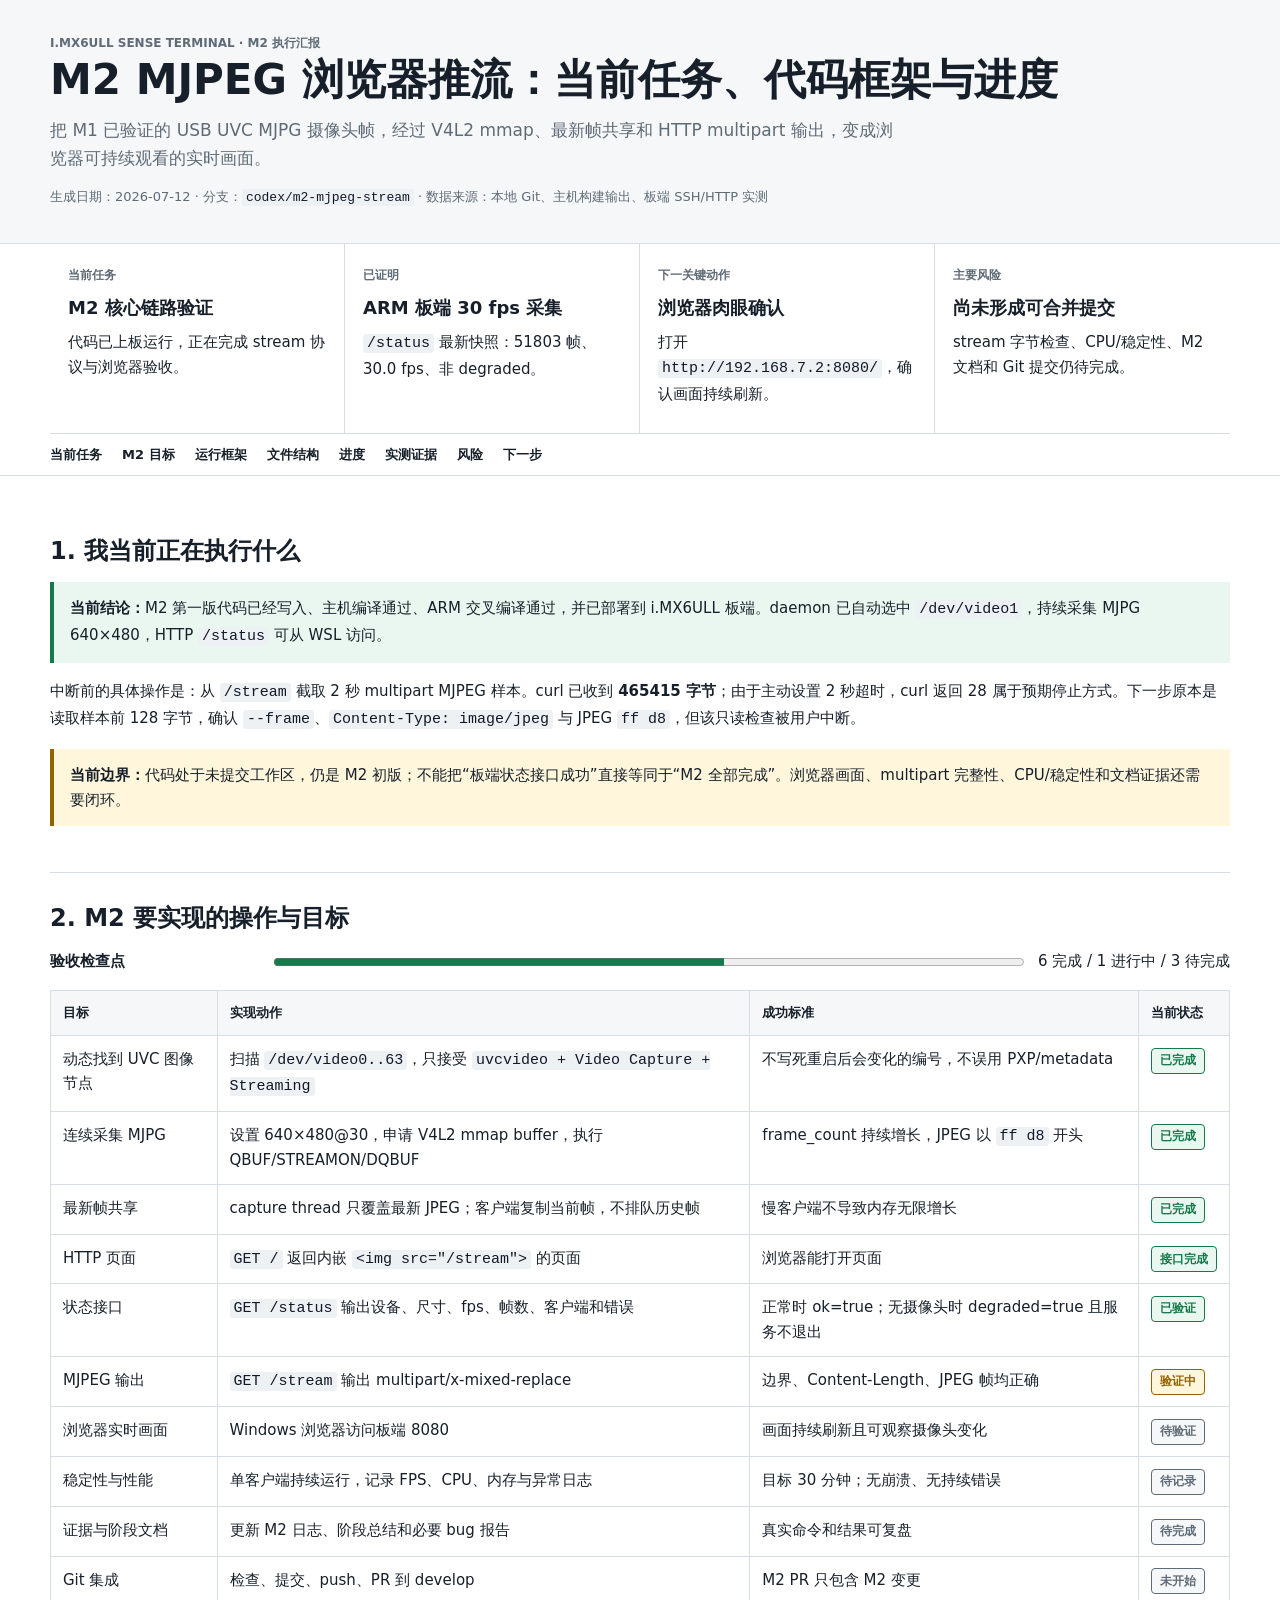
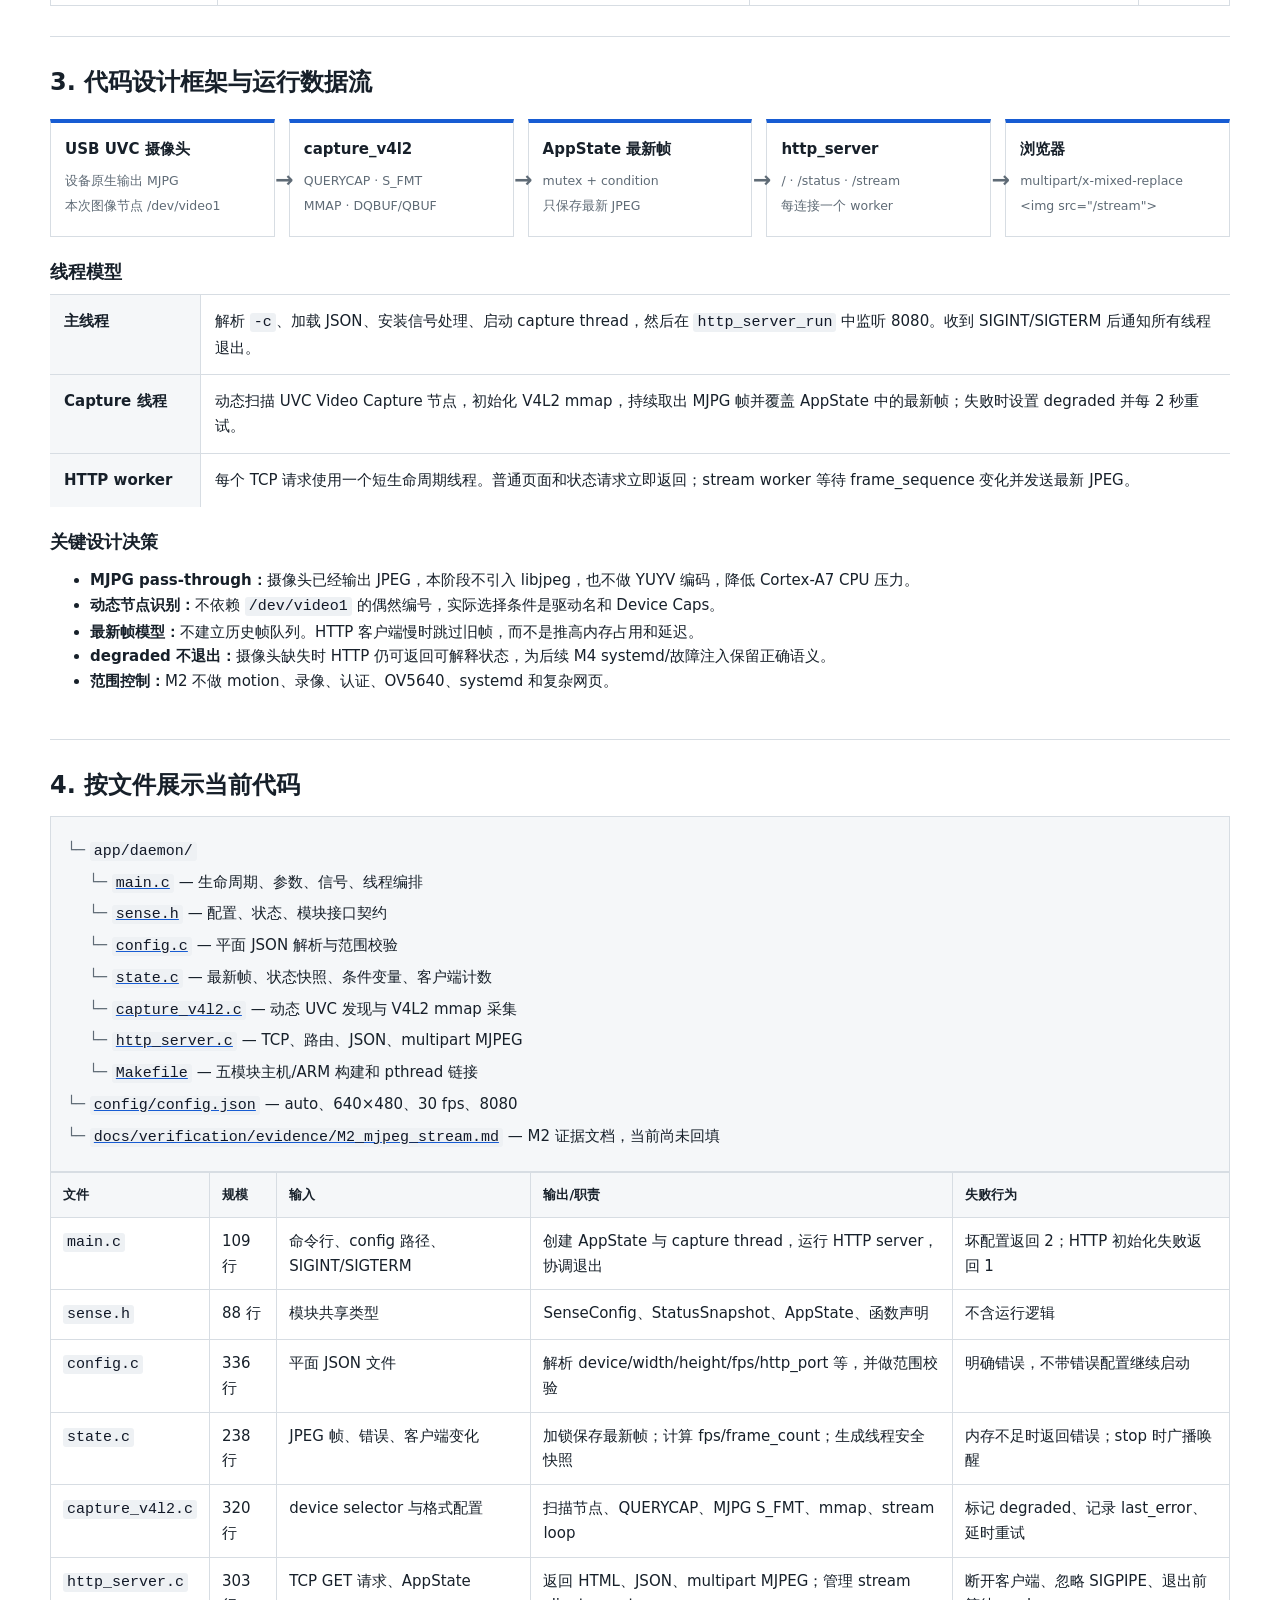
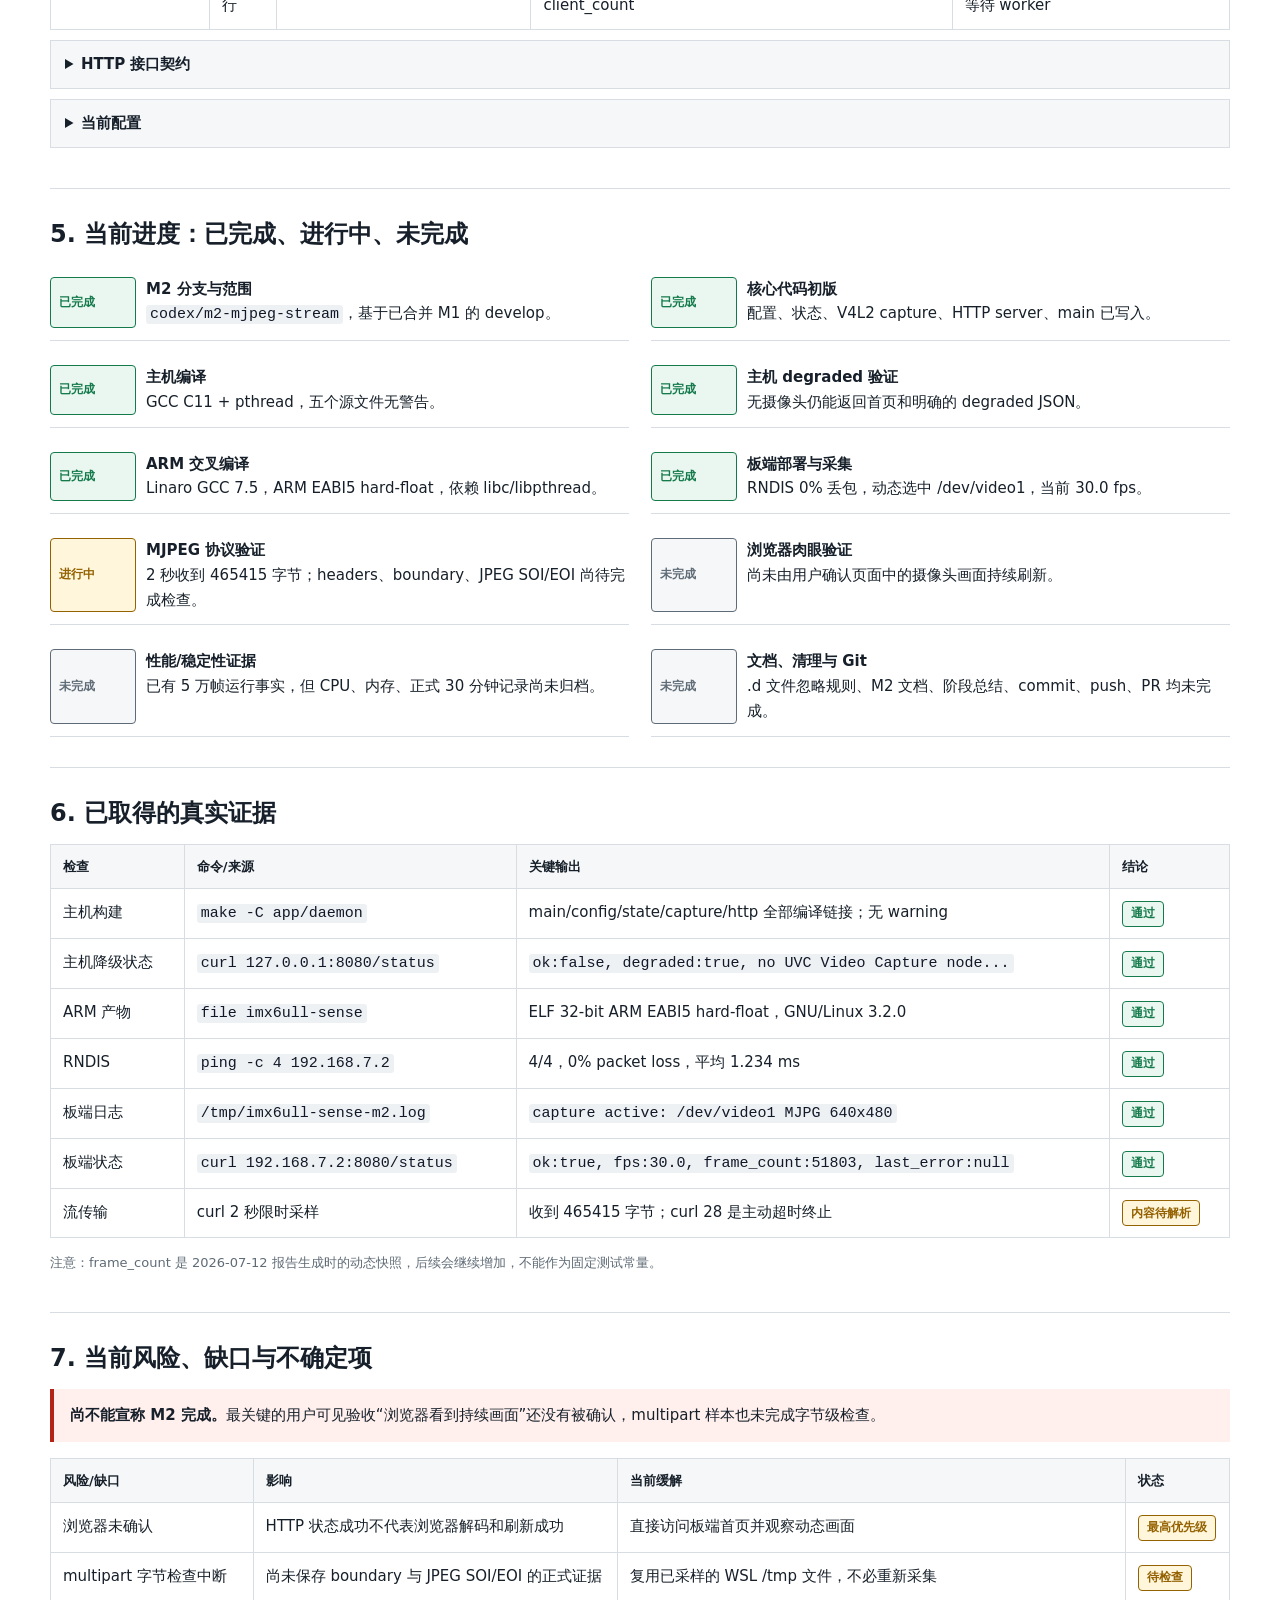
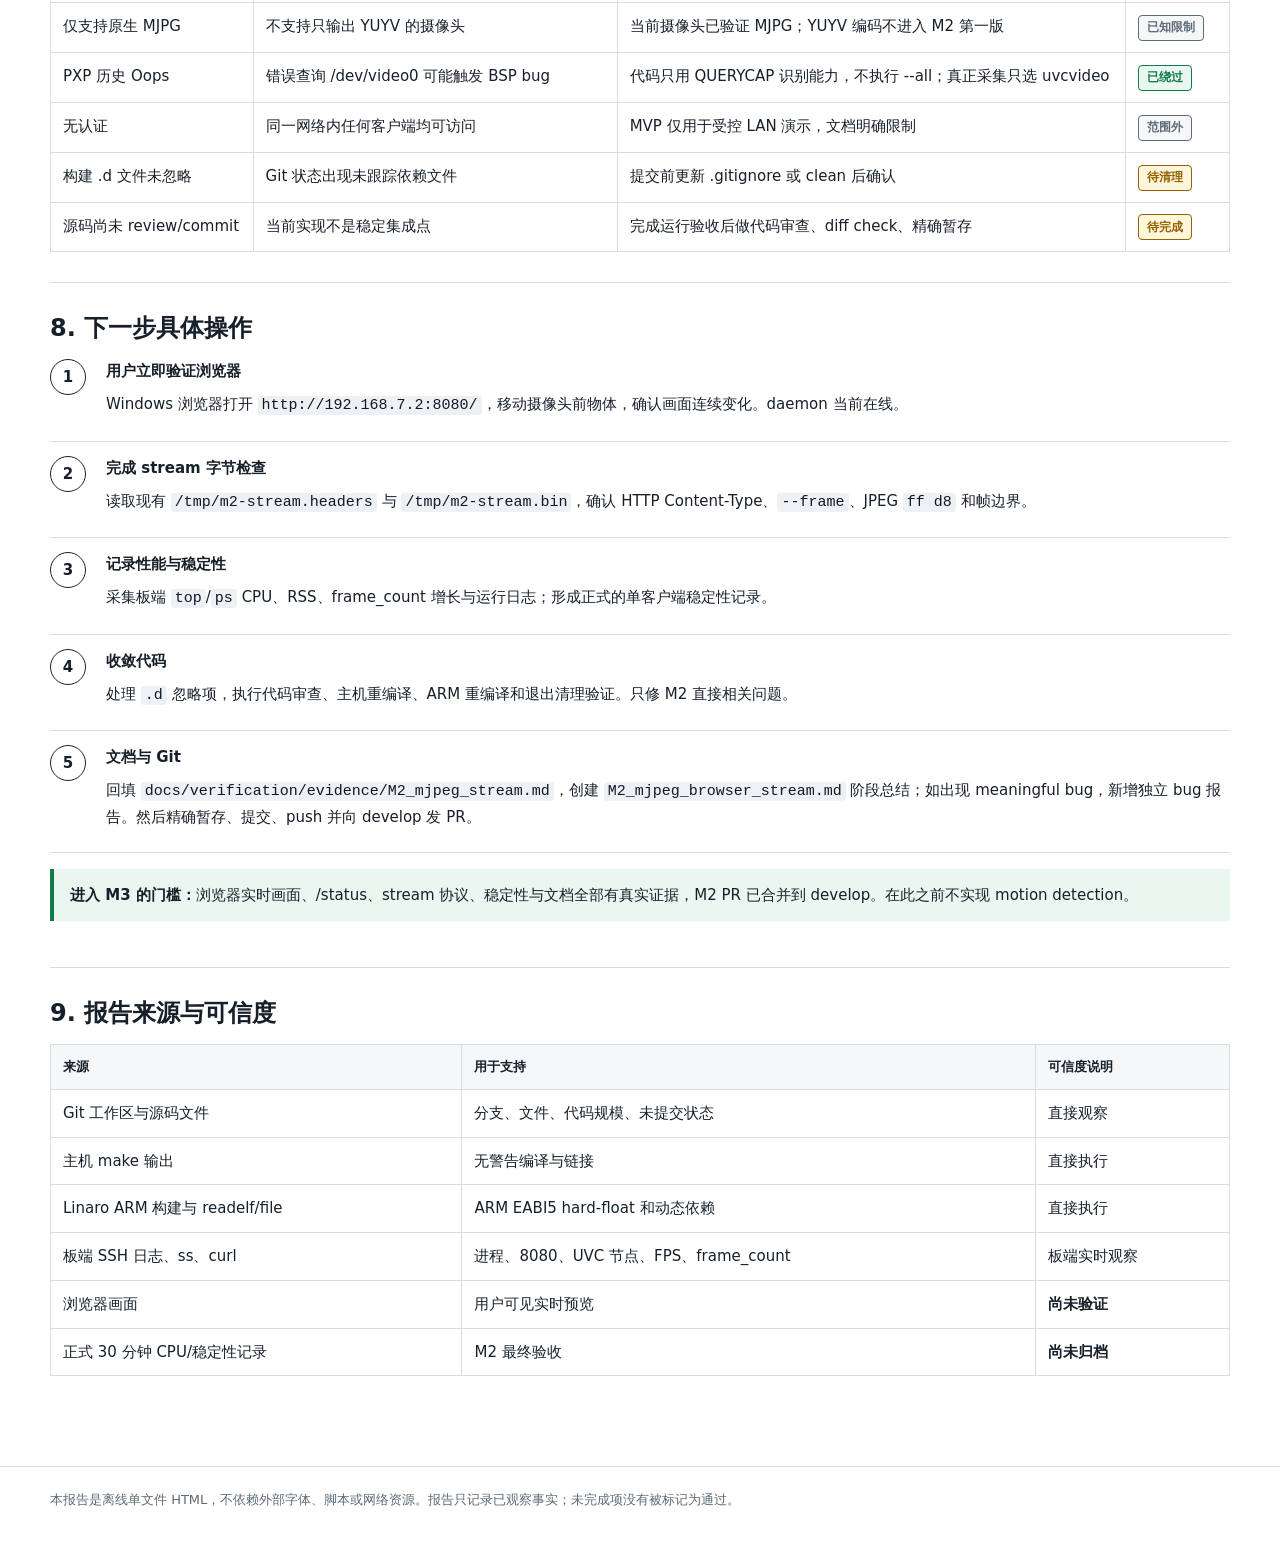
<file: docs/reports/M2_current_progress_report.html>
<!doctype html>
<html lang="zh-CN">
<head>
  <meta charset="utf-8">
  <meta name="viewport" content="width=device-width, initial-scale=1">
  <title>M2 MJPEG 浏览器推流：当前任务、代码框架与进度</title>
  <style>
    :root {
      color-scheme: light;
      --ink: #17202a;
      --muted: #5f6b76;
      --line: #d7dde3;
      --surface: #ffffff;
      --surface-2: #f5f7f9;
      --success: #147a4b;
      --success-bg: #eaf7f0;
      --warning: #946200;
      --warning-bg: #fff6dc;
      --risk: #b42318;
      --risk-bg: #fff0ee;
      --info: #175cd3;
      --info-bg: #eef4ff;
      --code: #111827;
      --code-bg: #eef1f4;
    }

    * { box-sizing: border-box; }
    html { scroll-behavior: smooth; }
    body {
      margin: 0;
      color: var(--ink);
      background: var(--surface);
      font: 15px/1.65 system-ui, -apple-system, BlinkMacSystemFont, "Segoe UI", sans-serif;
      letter-spacing: 0;
    }

    a { color: var(--info); }
    a:focus-visible, button:focus-visible, summary:focus-visible {
      outline: 3px solid #84adff;
      outline-offset: 2px;
    }

    header {
      border-bottom: 1px solid var(--line);
      background: var(--surface-2);
    }

    .wrap {
      width: min(1180px, calc(100% - 32px));
      margin: 0 auto;
    }

    .header-inner { padding: 34px 0 26px; }
    h1, h2, h3 { line-height: 1.25; }
    h1 { margin: 0; font-size: clamp(26px, 4vw, 42px); font-weight: 750; }
    h2 { margin: 0 0 16px; font-size: 24px; }
    h3 { margin: 24px 0 10px; font-size: 18px; }
    p { margin: 8px 0; }
    .subtitle { max-width: 850px; margin-top: 10px; color: var(--muted); font-size: 17px; }
    .meta { margin-top: 14px; color: var(--muted); font-size: 13px; }

    .executive {
      display: grid;
      grid-template-columns: repeat(4, minmax(0, 1fr));
      border-bottom: 1px solid var(--line);
    }

    .executive article {
      min-height: 132px;
      padding: 18px;
      border-right: 1px solid var(--line);
    }
    .executive article:last-child { border-right: 0; }
    .executive strong { display: block; margin-top: 6px; font-size: 18px; }
    .eyebrow {
      color: var(--muted);
      font-size: 12px;
      font-weight: 750;
      text-transform: uppercase;
    }

    nav {
      position: sticky;
      top: 0;
      z-index: 5;
      border-bottom: 1px solid var(--line);
      background: rgba(255, 255, 255, 0.97);
      overflow-x: auto;
      white-space: nowrap;
    }
    nav .wrap { display: flex; gap: 20px; padding: 10px 0; }
    nav a { color: var(--ink); text-decoration: none; font-size: 13px; font-weight: 650; }

    main { padding: 30px 0 60px; }
    section { padding: 30px 0; border-bottom: 1px solid var(--line); }
    section:last-child { border-bottom: 0; }

    .callout {
      margin: 16px 0;
      padding: 14px 16px;
      border-left: 4px solid var(--info);
      background: var(--info-bg);
    }
    .callout.warning { border-color: var(--warning); background: var(--warning-bg); }
    .callout.risk { border-color: var(--risk); background: var(--risk-bg); }
    .callout.success { border-color: var(--success); background: var(--success-bg); }

    .status {
      display: inline-flex;
      align-items: center;
      min-height: 26px;
      padding: 2px 8px;
      border: 1px solid currentColor;
      border-radius: 4px;
      font-size: 12px;
      font-weight: 750;
      white-space: nowrap;
    }
    .done { color: var(--success); background: var(--success-bg); }
    .active { color: var(--warning); background: var(--warning-bg); }
    .pending { color: var(--muted); background: var(--surface-2); }
    .blocked { color: var(--risk); background: var(--risk-bg); }

    .progress-row {
      display: grid;
      grid-template-columns: 210px 1fr auto;
      align-items: center;
      gap: 14px;
      margin: 16px 0;
    }
    progress { width: 100%; height: 16px; accent-color: var(--success); }

    .flow {
      display: grid;
      grid-template-columns: repeat(5, minmax(130px, 1fr));
      gap: 14px;
      align-items: stretch;
      margin: 22px 0;
    }
    .flow-node {
      position: relative;
      min-height: 118px;
      padding: 14px;
      border: 1px solid var(--line);
      border-top: 4px solid var(--info);
      background: var(--surface);
    }
    .flow-node:not(:last-child)::after {
      content: "→";
      position: absolute;
      right: -20px;
      top: 39px;
      z-index: 2;
      color: var(--muted);
      font-size: 22px;
      font-weight: 800;
    }
    .flow-node strong { display: block; margin-bottom: 6px; }
    .flow-node small { color: var(--muted); }

    .lane {
      display: grid;
      grid-template-columns: 150px 1fr;
      border-top: 1px solid var(--line);
    }
    .lane:last-child { border-bottom: 1px solid var(--line); }
    .lane-label { padding: 14px; background: var(--surface-2); font-weight: 750; }
    .lane-body { padding: 14px; border-left: 1px solid var(--line); }

    .table-wrap { width: 100%; overflow-x: auto; }
    table { width: 100%; border-collapse: collapse; min-width: 760px; }
    th, td { padding: 11px 12px; border: 1px solid var(--line); text-align: left; vertical-align: top; }
    th { background: var(--surface-2); font-size: 13px; }
    td p:first-child { margin-top: 0; }

    code, pre {
      font-family: ui-monospace, SFMono-Regular, Consolas, "Liberation Mono", monospace;
      color: var(--code);
    }
    code { padding: 1px 4px; background: var(--code-bg); border-radius: 3px; }
    pre {
      margin: 12px 0;
      padding: 14px;
      overflow: auto;
      border: 1px solid var(--line);
      background: var(--code-bg);
      white-space: pre-wrap;
      word-break: break-word;
    }

    .tree {
      padding: 16px;
      border: 1px solid var(--line);
      background: var(--surface-2);
    }
    .tree ul { margin: 5px 0 5px 22px; padding: 0; list-style: none; }
    .tree > ul { margin-left: 0; }
    .tree li { margin: 5px 0; }
    .tree li::before { content: "└─ "; color: var(--muted); }

    .checklist { display: grid; grid-template-columns: 1fr 1fr; gap: 12px 22px; }
    .check {
      display: grid;
      grid-template-columns: 86px 1fr;
      gap: 10px;
      padding: 12px 0;
      border-bottom: 1px solid var(--line);
    }

    .next-steps {
      counter-reset: steps;
      margin: 0;
      padding: 0;
      list-style: none;
    }
    .next-steps li {
      counter-increment: steps;
      display: grid;
      grid-template-columns: 44px 1fr;
      gap: 12px;
      margin: 14px 0;
      padding-bottom: 14px;
      border-bottom: 1px solid var(--line);
    }
    .next-steps li::before {
      content: counter(steps);
      display: grid;
      width: 34px;
      height: 34px;
      place-items: center;
      border: 1px solid var(--ink);
      border-radius: 50%;
      font-weight: 800;
    }

    details { margin: 10px 0; border: 1px solid var(--line); }
    summary { cursor: pointer; padding: 11px 14px; font-weight: 700; background: var(--surface-2); }
    details > div { padding: 12px 14px; }

    footer {
      padding: 22px 0 36px;
      border-top: 1px solid var(--line);
      color: var(--muted);
      font-size: 13px;
    }

    @media (max-width: 900px) {
      .executive { grid-template-columns: 1fr 1fr; }
      .executive article:nth-child(2) { border-right: 0; }
      .executive article:nth-child(-n+2) { border-bottom: 1px solid var(--line); }
      .flow { grid-template-columns: 1fr; }
      .flow-node:not(:last-child)::after {
        content: "↓";
        right: 50%;
        top: auto;
        bottom: -24px;
      }
      .checklist { grid-template-columns: 1fr; }
    }

    @media (max-width: 560px) {
      .wrap { width: min(100% - 22px, 1180px); }
      .executive { grid-template-columns: 1fr; }
      .executive article { border-right: 0; border-bottom: 1px solid var(--line); }
      .progress-row { grid-template-columns: 1fr; }
      .lane { grid-template-columns: 1fr; }
      .lane-body { border-left: 0; border-top: 1px solid var(--line); }
    }

    @media print {
      nav { display: none; }
      body { font-size: 12px; }
      .wrap { width: 100%; }
      section { break-inside: avoid; }
      .flow-node, table, .callout { break-inside: avoid; }
      a { color: inherit; text-decoration: none; }
    }
  </style>
</head>
<body>
  <header>
    <div class="wrap header-inner">
      <div class="eyebrow">i.MX6ULL Sense Terminal · M2 执行汇报</div>
      <h1>M2 MJPEG 浏览器推流：当前任务、代码框架与进度</h1>
      <p class="subtitle">把 M1 已验证的 USB UVC MJPG 摄像头帧，经过 V4L2 mmap、最新帧共享和 HTTP multipart 输出，变成浏览器可持续观看的实时画面。</p>
      <p class="meta">生成日期：2026-07-12 · 分支：<code>codex/m2-mjpeg-stream</code> · 数据来源：本地 Git、主机构建输出、板端 SSH/HTTP 实测</p>
    </div>
  </header>

  <div class="wrap executive" aria-label="执行摘要">
    <article>
      <span class="eyebrow">当前任务</span>
      <strong>M2 核心链路验证</strong>
      <p>代码已上板运行，正在完成 stream 协议与浏览器验收。</p>
    </article>
    <article>
      <span class="eyebrow">已证明</span>
      <strong>ARM 板端 30 fps 采集</strong>
      <p><code>/status</code> 最新快照：51803 帧、30.0 fps、非 degraded。</p>
    </article>
    <article>
      <span class="eyebrow">下一关键动作</span>
      <strong>浏览器肉眼确认</strong>
      <p>打开 <code>http://192.168.7.2:8080/</code>，确认画面持续刷新。</p>
    </article>
    <article>
      <span class="eyebrow">主要风险</span>
      <strong>尚未形成可合并提交</strong>
      <p>stream 字节检查、CPU/稳定性、M2 文档和 Git 提交仍待完成。</p>
    </article>
  </div>

  <nav aria-label="报告导航">
    <div class="wrap">
      <a href="#task">当前任务</a>
      <a href="#goal">M2 目标</a>
      <a href="#architecture">运行框架</a>
      <a href="#files">文件结构</a>
      <a href="#progress">进度</a>
      <a href="#evidence">实测证据</a>
      <a href="#risks">风险</a>
      <a href="#next">下一步</a>
    </div>
  </nav>

  <main class="wrap">
    <section id="task">
      <h2>1. 我当前正在执行什么</h2>
      <div class="callout success">
        <strong>当前结论：</strong>M2 第一版代码已经写入、主机编译通过、ARM 交叉编译通过，并已部署到 i.MX6ULL 板端。daemon 已自动选中 <code>/dev/video1</code>，持续采集 MJPG 640×480，HTTP <code>/status</code> 可从 WSL 访问。
      </div>
      <p>中断前的具体操作是：从 <code>/stream</code> 截取 2 秒 multipart MJPEG 样本。curl 已收到 <strong>465415 字节</strong>；由于主动设置 2 秒超时，curl 返回 28 属于预期停止方式。下一步原本是读取样本前 128 字节，确认 <code>--frame</code>、<code>Content-Type: image/jpeg</code> 与 JPEG <code>ff d8</code>，但该只读检查被用户中断。</p>
      <div class="callout warning">
        <strong>当前边界：</strong>代码处于未提交工作区，仍是 M2 初版；不能把“板端状态接口成功”直接等同于“M2 全部完成”。浏览器画面、multipart 完整性、CPU/稳定性和文档证据还需要闭环。
      </div>
    </section>

    <section id="goal">
      <h2>2. M2 要实现的操作与目标</h2>
      <div class="progress-row">
        <strong>验收检查点</strong>
        <progress value="6" max="10" aria-label="M2 已完成 6 个检查点，共 10 个"></progress>
        <span>6 完成 / 1 进行中 / 3 待完成</span>
      </div>
      <div class="table-wrap">
        <table>
          <thead>
            <tr><th>目标</th><th>实现动作</th><th>成功标准</th><th>当前状态</th></tr>
          </thead>
          <tbody>
            <tr><td>动态找到 UVC 图像节点</td><td>扫描 <code>/dev/video0..63</code>，只接受 <code>uvcvideo + Video Capture + Streaming</code></td><td>不写死重启后会变化的编号，不误用 PXP/metadata</td><td><span class="status done">已完成</span></td></tr>
            <tr><td>连续采集 MJPG</td><td>设置 640×480@30，申请 V4L2 mmap buffer，执行 QBUF/STREAMON/DQBUF</td><td>frame_count 持续增长，JPEG 以 <code>ff d8</code> 开头</td><td><span class="status done">已完成</span></td></tr>
            <tr><td>最新帧共享</td><td>capture thread 只覆盖最新 JPEG；客户端复制当前帧，不排队历史帧</td><td>慢客户端不导致内存无限增长</td><td><span class="status done">已完成</span></td></tr>
            <tr><td>HTTP 页面</td><td><code>GET /</code> 返回内嵌 <code>&lt;img src="/stream"&gt;</code> 的页面</td><td>浏览器能打开页面</td><td><span class="status done">接口完成</span></td></tr>
            <tr><td>状态接口</td><td><code>GET /status</code> 输出设备、尺寸、fps、帧数、客户端和错误</td><td>正常时 ok=true；无摄像头时 degraded=true 且服务不退出</td><td><span class="status done">已验证</span></td></tr>
            <tr><td>MJPEG 输出</td><td><code>GET /stream</code> 输出 multipart/x-mixed-replace</td><td>边界、Content-Length、JPEG 帧均正确</td><td><span class="status active">验证中</span></td></tr>
            <tr><td>浏览器实时画面</td><td>Windows 浏览器访问板端 8080</td><td>画面持续刷新且可观察摄像头变化</td><td><span class="status pending">待验证</span></td></tr>
            <tr><td>稳定性与性能</td><td>单客户端持续运行，记录 FPS、CPU、内存与异常日志</td><td>目标 30 分钟；无崩溃、无持续错误</td><td><span class="status pending">待记录</span></td></tr>
            <tr><td>证据与阶段文档</td><td>更新 M2 日志、阶段总结和必要 bug 报告</td><td>真实命令和结果可复盘</td><td><span class="status pending">待完成</span></td></tr>
            <tr><td>Git 集成</td><td>检查、提交、push、PR 到 develop</td><td>M2 PR 只包含 M2 变更</td><td><span class="status pending">未开始</span></td></tr>
          </tbody>
        </table>
      </div>
    </section>

    <section id="architecture">
      <h2>3. 代码设计框架与运行数据流</h2>
      <div class="flow" aria-label="M2 数据流">
        <div class="flow-node"><strong>USB UVC 摄像头</strong><small>设备原生输出 MJPG<br>本次图像节点 /dev/video1</small></div>
        <div class="flow-node"><strong>capture_v4l2</strong><small>QUERYCAP · S_FMT<br>MMAP · DQBUF/QBUF</small></div>
        <div class="flow-node"><strong>AppState 最新帧</strong><small>mutex + condition<br>只保存最新 JPEG</small></div>
        <div class="flow-node"><strong>http_server</strong><small>/ · /status · /stream<br>每连接一个 worker</small></div>
        <div class="flow-node"><strong>浏览器</strong><small>multipart/x-mixed-replace<br>&lt;img src="/stream"&gt;</small></div>
      </div>

      <h3>线程模型</h3>
      <div class="lane">
        <div class="lane-label">主线程</div>
        <div class="lane-body">解析 <code>-c</code>、加载 JSON、安装信号处理、启动 capture thread，然后在 <code>http_server_run</code> 中监听 8080。收到 SIGINT/SIGTERM 后通知所有线程退出。</div>
      </div>
      <div class="lane">
        <div class="lane-label">Capture 线程</div>
        <div class="lane-body">动态扫描 UVC Video Capture 节点，初始化 V4L2 mmap，持续取出 MJPG 帧并覆盖 AppState 中的最新帧；失败时设置 degraded 并每 2 秒重试。</div>
      </div>
      <div class="lane">
        <div class="lane-label">HTTP worker</div>
        <div class="lane-body">每个 TCP 请求使用一个短生命周期线程。普通页面和状态请求立即返回；stream worker 等待 frame_sequence 变化并发送最新 JPEG。</div>
      </div>

      <h3>关键设计决策</h3>
      <ul>
        <li><strong>MJPG pass-through：</strong>摄像头已经输出 JPEG，本阶段不引入 libjpeg，也不做 YUYV 编码，降低 Cortex-A7 CPU 压力。</li>
        <li><strong>动态节点识别：</strong>不依赖 <code>/dev/video1</code> 的偶然编号，实际选择条件是驱动名和 Device Caps。</li>
        <li><strong>最新帧模型：</strong>不建立历史帧队列。HTTP 客户端慢时跳过旧帧，而不是推高内存占用和延迟。</li>
        <li><strong>degraded 不退出：</strong>摄像头缺失时 HTTP 仍可返回可解释状态，为后续 M4 systemd/故障注入保留正确语义。</li>
        <li><strong>范围控制：</strong>M2 不做 motion、录像、认证、OV5640、systemd 和复杂网页。</li>
      </ul>
    </section>

    <section id="files">
      <h2>4. 按文件展示当前代码</h2>
      <div class="tree" aria-label="M2 文件树">
        <ul>
          <li><code>app/daemon/</code>
            <ul>
              <li><a href="../../app/daemon/main.c"><code>main.c</code></a> — 生命周期、参数、信号、线程编排</li>
              <li><a href="../../app/daemon/sense.h"><code>sense.h</code></a> — 配置、状态、模块接口契约</li>
              <li><a href="../../app/daemon/config.c"><code>config.c</code></a> — 平面 JSON 解析与范围校验</li>
              <li><a href="../../app/daemon/state.c"><code>state.c</code></a> — 最新帧、状态快照、条件变量、客户端计数</li>
              <li><a href="../../app/daemon/capture_v4l2.c"><code>capture_v4l2.c</code></a> — 动态 UVC 发现与 V4L2 mmap 采集</li>
              <li><a href="../../app/daemon/http_server.c"><code>http_server.c</code></a> — TCP、路由、JSON、multipart MJPEG</li>
              <li><a href="../../app/daemon/Makefile"><code>Makefile</code></a> — 五模块主机/ARM 构建和 pthread 链接</li>
            </ul>
          </li>
          <li><a href="../../config/config.json"><code>config/config.json</code></a> — auto、640×480、30 fps、8080</li>
          <li><a href="../verification/evidence/M2_mjpeg_stream.md"><code>docs/verification/evidence/M2_mjpeg_stream.md</code></a> — M2 证据文档，当前尚未回填</li>
        </ul>
      </div>

      <div class="table-wrap">
        <table>
          <thead>
            <tr><th>文件</th><th>规模</th><th>输入</th><th>输出/职责</th><th>失败行为</th></tr>
          </thead>
          <tbody>
            <tr><td><code>main.c</code></td><td>109 行</td><td>命令行、config 路径、SIGINT/SIGTERM</td><td>创建 AppState 与 capture thread，运行 HTTP server，协调退出</td><td>坏配置返回 2；HTTP 初始化失败返回 1</td></tr>
            <tr><td><code>sense.h</code></td><td>88 行</td><td>模块共享类型</td><td>SenseConfig、StatusSnapshot、AppState、函数声明</td><td>不含运行逻辑</td></tr>
            <tr><td><code>config.c</code></td><td>336 行</td><td>平面 JSON 文件</td><td>解析 device/width/height/fps/http_port 等，并做范围校验</td><td>明确错误，不带错误配置继续启动</td></tr>
            <tr><td><code>state.c</code></td><td>238 行</td><td>JPEG 帧、错误、客户端变化</td><td>加锁保存最新帧；计算 fps/frame_count；生成线程安全快照</td><td>内存不足时返回错误；stop 时广播唤醒</td></tr>
            <tr><td><code>capture_v4l2.c</code></td><td>320 行</td><td>device selector 与格式配置</td><td>扫描节点、QUERYCAP、MJPG S_FMT、mmap、stream loop</td><td>标记 degraded、记录 last_error、延时重试</td></tr>
            <tr><td><code>http_server.c</code></td><td>303 行</td><td>TCP GET 请求、AppState</td><td>返回 HTML、JSON、multipart MJPEG；管理 stream client_count</td><td>断开客户端、忽略 SIGPIPE、退出前等待 worker</td></tr>
          </tbody>
        </table>
      </div>

      <details>
        <summary>HTTP 接口契约</summary>
        <div>
          <pre>GET /
200 text/html
页面核心：&lt;img src="/stream"&gt;

GET /status
200 application/json
字段：ok, degraded, device, width, height, fps,
      frame_count, client_count, motion_state,
      event_count, last_error

GET /stream
200 multipart/x-mixed-replace; boundary=frame

--frame
Content-Type: image/jpeg
Content-Length: N

[JPEG bytes]</pre>
        </div>
      </details>

      <details>
        <summary>当前配置</summary>
        <div>
          <pre>{
  "device": "auto",
  "width": 640,
  "height": 480,
  "fps_limit": 30,
  "http_port": 8080
}</pre>
          <p><code>jpeg_quality</code> 在 MJPG pass-through 路径不参与编码；motion 字段保留但 M2 不使用。</p>
        </div>
      </details>
    </section>

    <section id="progress">
      <h2>5. 当前进度：已完成、进行中、未完成</h2>
      <div class="checklist">
        <div class="check"><span class="status done">已完成</span><div><strong>M2 分支与范围</strong><br><code>codex/m2-mjpeg-stream</code>，基于已合并 M1 的 develop。</div></div>
        <div class="check"><span class="status done">已完成</span><div><strong>核心代码初版</strong><br>配置、状态、V4L2 capture、HTTP server、main 已写入。</div></div>
        <div class="check"><span class="status done">已完成</span><div><strong>主机编译</strong><br>GCC C11 + pthread，五个源文件无警告。</div></div>
        <div class="check"><span class="status done">已完成</span><div><strong>主机 degraded 验证</strong><br>无摄像头仍能返回首页和明确的 degraded JSON。</div></div>
        <div class="check"><span class="status done">已完成</span><div><strong>ARM 交叉编译</strong><br>Linaro GCC 7.5，ARM EABI5 hard-float，依赖 libc/libpthread。</div></div>
        <div class="check"><span class="status done">已完成</span><div><strong>板端部署与采集</strong><br>RNDIS 0% 丢包，动态选中 /dev/video1，当前 30.0 fps。</div></div>
        <div class="check"><span class="status active">进行中</span><div><strong>MJPEG 协议验证</strong><br>2 秒收到 465415 字节；headers、boundary、JPEG SOI/EOI 尚待完成检查。</div></div>
        <div class="check"><span class="status pending">未完成</span><div><strong>浏览器肉眼验证</strong><br>尚未由用户确认页面中的摄像头画面持续刷新。</div></div>
        <div class="check"><span class="status pending">未完成</span><div><strong>性能/稳定性证据</strong><br>已有 5 万帧运行事实，但 CPU、内存、正式 30 分钟记录尚未归档。</div></div>
        <div class="check"><span class="status pending">未完成</span><div><strong>文档、清理与 Git</strong><br>.d 文件忽略规则、M2 文档、阶段总结、commit、push、PR 均未完成。</div></div>
      </div>
    </section>

    <section id="evidence">
      <h2>6. 已取得的真实证据</h2>
      <div class="table-wrap">
        <table>
          <thead><tr><th>检查</th><th>命令/来源</th><th>关键输出</th><th>结论</th></tr></thead>
          <tbody>
            <tr><td>主机构建</td><td><code>make -C app/daemon</code></td><td>main/config/state/capture/http 全部编译链接；无 warning</td><td><span class="status done">通过</span></td></tr>
            <tr><td>主机降级状态</td><td><code>curl 127.0.0.1:8080/status</code></td><td><code>ok:false, degraded:true, no UVC Video Capture node...</code></td><td><span class="status done">通过</span></td></tr>
            <tr><td>ARM 产物</td><td><code>file imx6ull-sense</code></td><td>ELF 32-bit ARM EABI5 hard-float，GNU/Linux 3.2.0</td><td><span class="status done">通过</span></td></tr>
            <tr><td>RNDIS</td><td><code>ping -c 4 192.168.7.2</code></td><td>4/4，0% packet loss，平均 1.234 ms</td><td><span class="status done">通过</span></td></tr>
            <tr><td>板端日志</td><td><code>/tmp/imx6ull-sense-m2.log</code></td><td><code>capture active: /dev/video1 MJPG 640x480</code></td><td><span class="status done">通过</span></td></tr>
            <tr><td>板端状态</td><td><code>curl 192.168.7.2:8080/status</code></td><td><code>ok:true, fps:30.0, frame_count:51803, last_error:null</code></td><td><span class="status done">通过</span></td></tr>
            <tr><td>流传输</td><td>curl 2 秒限时采样</td><td>收到 465415 字节；curl 28 是主动超时终止</td><td><span class="status active">内容待解析</span></td></tr>
          </tbody>
        </table>
      </div>
      <p class="meta">注意：frame_count 是 2026-07-12 报告生成时的动态快照，后续会继续增加，不能作为固定测试常量。</p>
    </section>

    <section id="risks">
      <h2>7. 当前风险、缺口与不确定项</h2>
      <div class="callout risk">
        <strong>尚不能宣称 M2 完成。</strong>最关键的用户可见验收“浏览器看到持续画面”还没有被确认，multipart 样本也未完成字节级检查。
      </div>
      <div class="table-wrap">
        <table>
          <thead><tr><th>风险/缺口</th><th>影响</th><th>当前缓解</th><th>状态</th></tr></thead>
          <tbody>
            <tr><td>浏览器未确认</td><td>HTTP 状态成功不代表浏览器解码和刷新成功</td><td>直接访问板端首页并观察动态画面</td><td><span class="status active">最高优先级</span></td></tr>
            <tr><td>multipart 字节检查中断</td><td>尚未保存 boundary 与 JPEG SOI/EOI 的正式证据</td><td>复用已采样的 WSL /tmp 文件，不必重新采集</td><td><span class="status active">待检查</span></td></tr>
            <tr><td>仅支持原生 MJPG</td><td>不支持只输出 YUYV 的摄像头</td><td>当前摄像头已验证 MJPG；YUYV 编码不进入 M2 第一版</td><td><span class="status pending">已知限制</span></td></tr>
            <tr><td>PXP 历史 Oops</td><td>错误查询 /dev/video0 可能触发 BSP bug</td><td>代码只用 QUERYCAP 识别能力，不执行 --all；真正采集只选 uvcvideo</td><td><span class="status done">已绕过</span></td></tr>
            <tr><td>无认证</td><td>同一网络内任何客户端均可访问</td><td>MVP 仅用于受控 LAN 演示，文档明确限制</td><td><span class="status pending">范围外</span></td></tr>
            <tr><td>构建 .d 文件未忽略</td><td>Git 状态出现未跟踪依赖文件</td><td>提交前更新 .gitignore 或 clean 后确认</td><td><span class="status active">待清理</span></td></tr>
            <tr><td>源码尚未 review/commit</td><td>当前实现不是稳定集成点</td><td>完成运行验收后做代码审查、diff check、精确暂存</td><td><span class="status active">待完成</span></td></tr>
          </tbody>
        </table>
      </div>
    </section>

    <section id="next">
      <h2>8. 下一步具体操作</h2>
      <ol class="next-steps">
        <li><div><strong>用户立即验证浏览器</strong><p>Windows 浏览器打开 <code>http://192.168.7.2:8080/</code>，移动摄像头前物体，确认画面连续变化。daemon 当前在线。</p></div></li>
        <li><div><strong>完成 stream 字节检查</strong><p>读取现有 <code>/tmp/m2-stream.headers</code> 与 <code>/tmp/m2-stream.bin</code>，确认 HTTP Content-Type、<code>--frame</code>、JPEG <code>ff d8</code> 和帧边界。</p></div></li>
        <li><div><strong>记录性能与稳定性</strong><p>采集板端 <code>top</code>/<code>ps</code> CPU、RSS、frame_count 增长与运行日志；形成正式的单客户端稳定性记录。</p></div></li>
        <li><div><strong>收敛代码</strong><p>处理 <code>.d</code> 忽略项，执行代码审查、主机重编译、ARM 重编译和退出清理验证。只修 M2 直接相关问题。</p></div></li>
        <li><div><strong>文档与 Git</strong><p>回填 <code>docs/verification/evidence/M2_mjpeg_stream.md</code>，创建 <code>M2_mjpeg_browser_stream.md</code> 阶段总结；如出现 meaningful bug，新增独立 bug 报告。然后精确暂存、提交、push 并向 develop 发 PR。</p></div></li>
      </ol>

      <div class="callout success">
        <strong>进入 M3 的门槛：</strong>浏览器实时画面、/status、stream 协议、稳定性与文档全部有真实证据，M2 PR 已合并到 develop。在此之前不实现 motion detection。
      </div>
    </section>

    <section id="sources">
      <h2>9. 报告来源与可信度</h2>
      <div class="table-wrap">
        <table>
          <thead><tr><th>来源</th><th>用于支持</th><th>可信度说明</th></tr></thead>
          <tbody>
            <tr><td>Git 工作区与源码文件</td><td>分支、文件、代码规模、未提交状态</td><td>直接观察</td></tr>
            <tr><td>主机 make 输出</td><td>无警告编译与链接</td><td>直接执行</td></tr>
            <tr><td>Linaro ARM 构建与 readelf/file</td><td>ARM EABI5 hard-float 和动态依赖</td><td>直接执行</td></tr>
            <tr><td>板端 SSH 日志、ss、curl</td><td>进程、8080、UVC 节点、FPS、frame_count</td><td>板端实时观察</td></tr>
            <tr><td>浏览器画面</td><td>用户可见实时预览</td><td><strong>尚未验证</strong></td></tr>
            <tr><td>正式 30 分钟 CPU/稳定性记录</td><td>M2 最终验收</td><td><strong>尚未归档</strong></td></tr>
          </tbody>
        </table>
      </div>
    </section>
  </main>

  <footer>
    <div class="wrap">本报告是离线单文件 HTML，不依赖外部字体、脚本或网络资源。报告只记录已观察事实；未完成项没有被标记为通过。</div>
  </footer>
</body>
</html>
</file>
<file: site/css/site.css>
:root {
  --graphite: #101713;
  --graphite-2: #18211d;
  --cold: #f5f7f6;
  --tint: #edf3f0;
  --surface: #ffffff;
  --pcb: #18785b;
  --pcb-soft: #dff0e8;
  --data: #2d66c5;
  --data-soft: #e5edfb;
  --amber: #c77716;
  --amber-soft: #f8ead8;
  --fault: #c44e54;
  --muted: #617169;
  --divider: #d7e1dc;
  --ink: #142019;
  --nav-h: 58px;
  --font-sans: "Segoe UI", "PingFang SC", "Microsoft YaHei", sans-serif;
  --font-mono: "Cascadia Code", "SFMono-Regular", ui-monospace, monospace;
  --wrap: 1200px;
}

* { box-sizing: border-box; }
html { scroll-behavior: smooth; }
body {
  margin: 0;
  color: var(--ink);
  background: var(--cold);
  font: 16.5px/1.6 var(--font-sans);
}
h1, h2, h3 { font-family: var(--font-sans); font-weight: 680; letter-spacing: 0; }
h1 { max-width: 11ch; margin: 0 0 1rem; font-size: 58px; line-height: 1.08; }
h2 { margin: 0; font-size: 34px; line-height: 1.2; }
h3 { margin: 0; font-size: 20px; line-height: 1.35; }
p { margin-top: 0; }
a { color: var(--pcb); text-underline-offset: 0.18em; }
code { font-family: var(--font-mono); font-size: 0.92em; }
button, input { font: inherit; }
.wrap { width: min(var(--wrap), calc(100% - 2rem)); margin: 0 auto; }

.site-nav {
  position: sticky;
  top: 0;
  z-index: 20;
  display: flex;
  align-items: center;
  justify-content: space-between;
  gap: 1rem;
  min-height: var(--nav-h);
  padding: 0 1.25rem;
  background: rgba(16, 23, 19, 0.96);
  color: var(--cold);
  border-bottom: 1px solid #29342f;
}
.nav-mark {
  display: flex;
  align-items: center;
  gap: 0.5rem;
  color: var(--cold);
  text-decoration: none;
  font-weight: 680;
}
.nav-links { display: flex; flex-wrap: wrap; gap: 0.2rem 1.15rem; }
.nav-links a {
  color: #bdc9c3;
  text-decoration: none;
  padding: 0.45rem 0;
  border-bottom: 2px solid transparent;
}
.nav-links a[aria-current="true"],
.nav-links a:hover { color: #fff; border-bottom-color: #4ca481; }
.nav-toggle {
  display: none;
  color: var(--cold);
  background: transparent;
  border: 1px solid #46534d;
  padding: 0.3rem 0.7rem;
}

.band { padding: 5rem 0; scroll-margin-top: var(--nav-h); }
.band-dark { background: var(--graphite); color: var(--cold); }
.band-dark a { color: #9bddc1; }
.band-light { background: var(--cold); }
.band-tint { background: var(--tint); }
.section-heading {
  display: grid;
  grid-template-columns: minmax(18rem, 0.8fr) minmax(22rem, 1fr);
  gap: 3rem;
  align-items: end;
  margin-bottom: 2rem;
}
.section-heading > p {
  max-width: 44rem;
  margin: 0;
  color: var(--muted);
}
.section-kicker,
.eyebrow,
.goal-index,
.decision-id,
.node-role,
.branch-label,
.detail-label,
.entry-index {
  margin: 0 0 0.45rem;
  font-size: 12px;
  font-weight: 720;
  letter-spacing: 0;
  text-transform: uppercase;
}
.section-kicker { color: var(--pcb); }

.hero {
  position: relative;
  isolation: isolate;
  overflow: hidden;
  min-height: 680px;
  padding-top: 6rem;
  padding-bottom: 4rem;
  background-color: #0d1a10;
}
.hero::before {
  content: "";
  position: absolute;
  inset: 0;
  z-index: 0;
  background-image: url("../images/hero-board-camera-wide-v2.jpg");
  background-repeat: no-repeat;
  background-position: center;
  background-size: 100% auto;
  transform: none;
}
.hero-inner { position: relative; z-index: 1; }
.hero-copy {
  max-width: 39rem;
  margin-left: clamp(0.75rem, 1.5vw, 2rem);
}
.eyebrow { color: #91a69c; }
.hero-lead {
  max-width: 34rem;
  margin-bottom: 1.6rem;
  color: #d9e4df;
  font-size: 21px;
}
.hero-actions {
  display: flex;
  flex-wrap: wrap;
  gap: 0.75rem;
  margin-bottom: 2.2rem;
}
.btn {
  display: inline-flex;
  align-items: center;
  min-height: 42px;
  padding: 0.55rem 1rem;
  border-radius: 6px;
  text-decoration: none;
  font-weight: 650;
}
.btn-primary { background: var(--pcb); color: #fff; border: 1px solid var(--pcb); }
.btn-primary:hover { background: #12684e; }
.btn-ghost { border: 1px solid #46534d; color: var(--cold); background: #121b17; }
.btn-ghost:hover { border-color: #819188; }

.plaque {
  display: grid;
  grid-template-columns: repeat(2, minmax(0, 1fr));
  width: min(28rem, 100%);
  margin: 0;
  border: 1px solid #334039;
  background: #151e1a;
}
.plaque div {
  min-width: 0;
  padding: 0.55rem 0.9rem;
  border-left: 1px solid #334039;
}
.plaque div:first-child,
.plaque div:nth-child(3) { border-left: 0; }
.plaque div:nth-child(n + 3) { border-top: 1px solid #334039; }
.plaque dt { color: #819188; font-size: 12px; }
.plaque dd { margin: 0.15rem 0 0; font-size: 15px; font-weight: 680; overflow-wrap: anywhere; }

.goals {
  display: grid;
  grid-template-columns: repeat(3, minmax(0, 1fr));
  gap: 1rem;
}
.goal {
  --goal-accent: var(--data);
  position: relative;
  min-height: 390px;
  padding: 1.35rem;
  overflow: hidden;
  background: var(--surface);
  border: 1px solid var(--divider);
  border-top: 4px solid var(--goal-accent);
  border-radius: 8px;
}
.goal-resource { --goal-accent: var(--amber); }
.goal-recovery { --goal-accent: var(--pcb); }
.goal-top { display: flex; justify-content: space-between; gap: 1rem; align-items: start; }
.goal-index { color: var(--goal-accent); }
.goal-metric {
  margin: 0;
  color: var(--goal-accent);
  font: 700 30px/1 var(--font-mono);
  white-space: nowrap;
}
.goal-metric small { font-size: 11px; }
.goal h3 { margin: 1.2rem 0 0.55rem; font-size: 24px; }
.goal-aim { min-height: 5.2rem; margin-bottom: 1rem; color: #46564e; }
.goal-facts { margin: 0; border-top: 1px solid var(--divider); }
.goal-facts div { display: grid; grid-template-columns: 4.7rem 1fr; gap: 0.5rem; padding: 0.45rem 0; border-bottom: 1px solid var(--divider); }
.goal-facts dt { color: var(--muted); font-size: 13px; }
.goal-facts dd { margin: 0; font-weight: 620; }
.goal-signal {
  position: absolute;
  right: 1.35rem;
  bottom: 1rem;
  left: 1.35rem;
  display: flex;
  align-items: end;
  gap: 5px;
  height: 24px;
  opacity: 0.45;
}
.goal-signal span { flex: 1; height: 35%; background: var(--goal-accent); }
.goal-signal span:nth-child(2) { height: 65%; }
.goal-signal span:nth-child(3) { height: 48%; }
.goal-signal span:nth-child(4) { height: 82%; }
.goal-signal span:nth-child(5) { height: 58%; }

.arch-summary strong {
  display: block;
  margin-bottom: 0.35rem;
  color: var(--ink);
  font-size: 19px;
}
.arch {
  --detail-col: 19rem;
  position: relative;
  display: grid;
  grid-template-columns: minmax(0, 1fr) var(--detail-col);
  gap: 1rem;
  align-items: stretch;
  height: 30rem;
}
.arch::after {
  content: "";
  position: absolute;
  top: 50%;
  right: var(--detail-col);
  width: 1rem;
  height: 1.5px;
  margin-top: -0.75px;
  background: var(--data);
  opacity: 0.7;
  pointer-events: none;
}
.arch:has(.arch-detail[data-tone="camera"])::after,
.arch:has(.arch-detail[data-tone="capture"])::after { background: var(--pcb); }
.arch:has(.arch-detail[data-tone="motion"])::after { background: var(--amber); }
.arch:has(.arch-detail[data-tone="jsonl"])::after { background: var(--fault); }
.arch-canvas {
  position: relative;
  display: block;
  min-width: 0;
  height: 100%;
  overflow: hidden;
  padding: 0.8rem;
  color: #e7efeb;
  background: var(--graphite-2);
  border: 1px solid #2d3a34;
  border-radius: 8px;
}
.arch-wires {
  position: absolute;
  inset: 0;
  z-index: 0;
  width: 100%;
  height: 100%;
  pointer-events: none;
}
.arch-wires path {
  fill: none;
  stroke: #7f9389;
  stroke-width: 1.5;
  stroke-linecap: round;
  stroke-linejoin: round;
}
.arch-shell {
  position: relative;
  z-index: 1;
  display: grid;
  grid-template-rows: auto minmax(0, 1fr) minmax(0, 0.92fr);
  width: 100%;
  height: 100%;
  padding: 0.7rem 0.75rem;
  border: 0;
  border-radius: 6px;
}
.arch-shell-label { color: #9aaba2; font: 14px/1.4 var(--font-mono); }
.arch-shell-label span {
  display: inline-block;
  width: 7px;
  height: 7px;
  margin-right: 0.35rem;
  background: #68b391;
  border-radius: 50%;
}
.arch-mainline {
  display: grid;
  grid-template-columns: minmax(9rem, 1fr) 2rem minmax(9rem, 1fr) 2rem minmax(9rem, 1fr);
  align-items: stretch;
  min-height: 0;
  padding: 0.45rem 0 0.65rem;
}
.arch-node {
  display: flex;
  flex-direction: column;
  justify-content: center;
  min-width: 0;
  min-height: 0;
  padding: 0.75rem;
  text-align: left;
  color: #edf4f1;
  background: #202c27;
  border: 1px solid #435149;
  border-top: 3px solid var(--pcb);
  border-radius: 6px;
  cursor: pointer;
}
.arch-node:hover,
.arch-node:focus-visible,
.arch-node[data-active="1"] {
  outline: none;
  border-color: #8fcbb2;
  background: #26362f;
}
.arch-node[data-active="1"] { box-shadow: inset 0 0 0 1px #8fcbb2; }
.arch-node strong,
.arch-node small { display: block; }
.arch-node strong {
  margin: 0.28rem 0;
  font-size: 19px;
  line-height: 1.3;
}
.arch-node small {
  color: #aebdb5;
  font-size: 14px;
  line-height: 1.45;
}
.node-role { color: #8fd0b3; }
.arch-node .node-role { font-size: 13px; }
.node-data { border-top-color: #5c88da; }
.node-data .node-role { color: #8eb0ed; }
.node-motion { border-top-color: #d5923e; }
.node-motion .node-role { color: #efbd78; }
.node-event { border-top-color: #cb6b71; }
.node-event .node-role { color: #e59a9e; }
.arch-arrow {
  align-self: center;
  color: #7f9389;
  font: 28px/1 var(--font-mono);
  pointer-events: none;
  text-align: center;
}
.arch-fanout {
  position: relative;
  display: grid;
  grid-template-columns: minmax(11rem, 0.8fr) minmax(22rem, 1.45fr);
  gap: 0.7rem;
  min-height: 0;
  height: 100%;
  padding-top: 1.5rem;
  margin-top: 0;
}
.arch-branch {
  display: grid;
  grid-template-rows: auto minmax(0, 1fr);
  min-height: 0;
  padding: 0.6rem;
  background: #151f1b;
  border: 1px solid #35443d;
  border-radius: 6px;
}
.branch-label {
  color: #95a79e;
  font-size: 13px;
}
.branch-chain {
  display: grid;
  grid-template-columns: minmax(9rem, 1fr) 2rem minmax(9rem, 1fr);
  align-items: stretch;
  min-height: 0;
  height: 100%;
}
.arch-branch .arch-node {
  width: 100%;
  height: 100%;
}
.arch-detail {
  --detail-accent: var(--data);
  display: flex;
  flex-direction: column;
  min-height: 0;
  overflow-y: auto;
  scrollbar-gutter: stable;
  padding: 1rem 1.05rem;
  background: var(--surface);
  border: 1px solid var(--divider);
  border-left: 4px solid var(--detail-accent);
  border-radius: 8px;
}
.arch-detail[data-tone="camera"],
.arch-detail[data-tone="capture"] { --detail-accent: var(--pcb); }
.arch-detail[data-tone="slot"],
.arch-detail[data-tone="http"],
.arch-detail[data-tone="overview"] { --detail-accent: var(--data); }
.arch-detail[data-tone="motion"] { --detail-accent: var(--amber); }
.arch-detail[data-tone="jsonl"] { --detail-accent: var(--fault); }
.detail-label { color: var(--detail-accent); }
.arch-detail h3 {
  margin-bottom: 0.45rem;
  font-size: 21px;
}
.detail-summary {
  margin-bottom: 0.65rem;
  color: var(--muted);
  font-size: 15px;
  line-height: 1.5;
}
.detail-facts {
  margin: 0;
  border-top: 1px solid var(--divider);
}
.detail-facts div {
  display: grid;
  grid-template-columns: 4rem minmax(0, 1fr);
  gap: 0.5rem;
  padding: 0.48rem 0;
  border-bottom: 1px solid var(--divider);
}
.detail-facts dt {
  color: var(--muted);
  font-size: 13px;
  font-weight: 700;
}
.detail-facts dd {
  margin: 0;
  color: var(--ink);
  font-size: 13.5px;
  overflow-wrap: anywhere;
}
.detail-reason {
  margin-top: auto;
  padding-top: 0.65rem;
}
.detail-reason span {
  color: var(--detail-accent);
  font-size: 12px;
  font-weight: 720;
}
.detail-reason p {
  margin: 0.25rem 0 0;
  color: var(--ink);
  font-size: 14px;
  line-height: 1.5;
}
.detail-source {
  display: inline-flex;
  align-items: center;
  gap: 0.35rem;
  width: fit-content;
  margin-top: 0.55rem;
  font-size: 12.5px;
  font-weight: 680;
}

.decision-grid { display: grid; grid-template-columns: repeat(2, minmax(0, 1fr)); gap: 1rem; }
.decision {
  display: flex;
  flex-direction: column;
  min-width: 0;
  background: var(--surface);
  border: 1px solid var(--divider);
  border-radius: 8px;
}
.decision header { padding: 1.2rem 1.2rem 1rem; border-bottom: 1px solid var(--divider); }
.decision-id { color: var(--pcb); }
.decision-sequence { flex: 1; padding: 0 1.2rem; }
.decision-step {
  display: grid;
  grid-template-columns: 3.5rem 1fr;
  gap: 0.7rem;
  padding: 0.75rem 0;
  border-bottom: 1px solid var(--divider);
}
.decision-step:last-child { border-bottom: 0; }
.decision-step span { color: var(--muted); font-size: 13px; font-weight: 700; }
.decision-step p { margin: 0; }
.step-problem span { color: var(--fault); }
.step-constraint span { color: var(--amber); }
.step-choice span { color: var(--data); }
.step-result span { color: var(--pcb); }
.decision footer { display: flex; flex-wrap: wrap; gap: 0.8rem; padding: 0.8rem 1.2rem; background: #f7faf8; border-top: 1px solid var(--divider); font-size: 13px; }

.lab h2 { color: var(--cold); }
.model-banner {
  display: inline-block;
  margin: 0 0 1rem;
  padding: 0.35rem 0.7rem;
  color: #c5cec9;
  border: 1px solid #334039;
  font-size: 13px;
}
.lab-boot { padding: 0.8rem 1rem; color: #fffdf6; background: #3b1408; border-radius: 6px; }
.lab-boot a { color: #ffd2b8; }
.tab-panel[hidden] { display: none !important; }
.lab-tabs {
  position: relative;
  z-index: 2;
  display: flex;
  gap: 0.4rem;
  margin: 1rem 0;
  overflow-x: auto;
}
.lab-tabs button {
  padding: 0.45rem 0.85rem;
  color: var(--cold);
  background: #1b2520;
  border: 1px solid #334039;
  border-radius: 6px;
  white-space: nowrap;
}
.lab-tabs button[aria-selected="true"] { color: #fff; border-color: var(--amber); background: #28261d; }
.lab-stage { padding: 0.8rem; margin-bottom: 1rem; background: #171f1b; border: 1px solid #334039; border-radius: 8px; }
.cross-flow { display: grid; grid-template-columns: repeat(5, minmax(0, 1fr)); gap: 0.4rem; }
.block {
  min-height: 4rem;
  padding: 0.55rem;
  color: #dce4e0;
  background: #101713;
  border: 1px solid #334039;
  font-size: 13px;
  opacity: 0.42;
}
.block[data-hot="1"] { opacity: 1; border-color: var(--data); }
.block strong { display: block; color: #91a097; font-size: 11px; }
.cross-note { margin: 0.45rem 0 0; color: #9aa89f; font-size: 13px; }
.panel { padding: 0.9rem; background: #171f1b; border: 1px solid #334039; border-radius: 8px; }
.bench-grid { display: grid; grid-template-columns: minmax(0, 1.35fr) minmax(15rem, 0.75fr); gap: 1.2rem; }
.caption { color: #c5cec9; font-size: 15px; }
.caption p { margin: 0 0 0.5rem; }
.controls { display: flex; flex-wrap: wrap; gap: 0.7rem 1rem; align-items: center; margin-bottom: 0.7rem; }
label { font-size: 14px; }
button, input[type="range"] { accent-color: var(--amber); }
.panel button {
  padding: 0.3rem 0.65rem;
  color: var(--cold);
  background: transparent;
  border: 1px solid #aebbb4;
  border-radius: 6px;
}
.panel button:disabled { opacity: 0.4; }
.canvas-pair { display: grid; grid-template-columns: 1fr 1fr; gap: 0.75rem; }
.canvas-pair figure { margin: 0; }
.canvas-pair figcaption { margin-bottom: 0.3rem; color: #9aa89f; font-size: 13px; }
.ticket-canvas, .lens-canvas, .gray-canvas { display: block; width: 100%; height: auto; background: #0d100e; border: 1px solid #334039; }
.ratio-bar { position: relative; height: 0.7rem; margin: 0.5rem 0; background: #334039; }
.ratio-fill { width: 0; height: 100%; background: var(--amber); }
.ratio-mark { position: absolute; top: -2px; bottom: -2px; width: 2px; background: #fff; }
.jsonl-preview, .status-json {
  max-height: 8rem;
  padding: 0.45rem;
  overflow: auto;
  color: #dce4e0;
  background: #101713;
  border: 1px solid #334039;
  font: 12px/1.4 var(--font-mono);
  white-space: pre-wrap;
  word-break: break-all;
}
.fault-cols { display: grid; grid-template-columns: repeat(3, 1fr); gap: 0.5rem; }

.verification-summary {
  display: grid;
  grid-template-columns: repeat(3, 1fr);
  margin-bottom: 1.2rem;
  background: var(--graphite-2);
  color: var(--cold);
  border-radius: 8px;
}
.verification-summary div { display: flex; align-items: baseline; gap: 0.75rem; padding: 1rem 1.2rem; border-left: 1px solid #334039; }
.verification-summary div:first-child { border-left: 0; }
.verification-summary strong { color: #8fd0b3; font: 700 25px/1 var(--font-mono); }
.verification-summary span { color: #becbc4; font-size: 13px; }
.table-wrap { overflow-x: auto; background: var(--surface); border: 1px solid var(--divider); border-radius: 8px; }
.verify-table { width: 100%; border-collapse: collapse; }
.verify-table th,
.verify-table td { padding: 0.75rem 0.85rem; text-align: left; vertical-align: top; border-bottom: 1px solid var(--divider); }
.verify-table tr:last-child td { border-bottom: 0; }
.verify-table th { color: var(--muted); background: #f1f5f3; font-size: 12px; }
.verify-table tbody tr:hover { background: #f7faf8; }
.status-pill {
  display: inline-flex;
  align-items: center;
  gap: 0.35rem;
  color: #12684e;
  font-size: 12px;
  font-weight: 700;
  white-space: nowrap;
}
.status-pill::before { content: ""; width: 7px; height: 7px; background: var(--pcb); border-radius: 50%; }
.evidence-links { display: flex; flex-wrap: wrap; gap: 1rem; margin: 1rem 0 0; font-size: 14px; }

.entry-grid { display: grid; grid-template-columns: repeat(4, minmax(0, 1fr)); gap: 1rem; }
.entry {
  min-width: 0;
  padding: 1.2rem;
  background: var(--surface);
  border: 1px solid var(--divider);
  border-top: 3px solid var(--pcb);
  border-radius: 8px;
}
.entry:nth-child(2) { border-top-color: var(--data); }
.entry:nth-child(3) { border-top-color: var(--amber); }
.entry:nth-child(4) { border-top-color: var(--fault); }
.entry-index { color: var(--muted); }
.entry h3 { margin-bottom: 0.45rem; }
.entry p { min-height: 4.8rem; color: var(--muted); }
.entry ul { margin: 0; padding: 0; list-style: none; border-top: 1px solid var(--divider); }
.entry li { padding: 0.45rem 0; border-bottom: 1px solid var(--divider); }
.entry li:last-child { border-bottom: 0; }
.entry a { font-weight: 620; }

.site-footer { padding: 2rem 1rem; color: #9aa89f; background: var(--graphite); text-align: center; font-size: 14px; }
.site-footer a { color: #c5cec9; }
.sr-only { position: absolute; width: 1px; height: 1px; overflow: hidden; clip: rect(0 0 0 0); }

@media (max-width: 1050px) {
  h1 { font-size: 48px; }
  .arch {
    grid-template-columns: 1fr;
    height: auto;
  }
  .arch::after { display: none; }
  .arch-canvas { display: block; }
  .arch-shell { height: auto; }
  .arch-mainline { min-height: auto; }
  .arch-fanout { height: auto; }
  .arch-node { min-height: 106px; }
  .arch-branch .arch-node { height: auto; }
  .arch-detail {
    min-height: 0;
    height: auto;
    overflow: visible;
    scrollbar-gutter: auto;
  }
  .decision-grid { grid-template-columns: 1fr; }
  .entry-grid { grid-template-columns: repeat(2, minmax(0, 1fr)); }
}

@media (max-width: 900px) {
  h2 { font-size: 30px; }
  .site-nav { padding: 0 1rem; }
  .nav-toggle { display: inline-block; }
  .nav-links { display: none; }
  .site-nav.is-open .nav-links {
    position: absolute;
    top: var(--nav-h);
    right: 0;
    left: 0;
    display: flex;
    flex-direction: column;
    padding: 0.75rem 1rem 1rem;
    background: var(--graphite);
    border-bottom: 1px solid #334039;
  }
  .hero {
    min-height: 0;
    padding-top: 4.5rem;
    padding-bottom: min(46vw, 23rem);
  }
  .hero::before {
    inset: 0;
    background-position: center bottom;
    background-size: 100% auto;
    transform: none;
  }
  .hero-copy {
    max-width: 100%;
    margin-left: 0;
  }
  .section-heading { grid-template-columns: 1fr; gap: 0.8rem; }
  .goals { grid-template-columns: 1fr; }
  .goal { min-height: 0; padding-bottom: 3rem; }
  .goal-aim { min-height: 0; }
  .bench-grid, .fault-cols { grid-template-columns: 1fr; }
  .cross-flow { grid-template-columns: repeat(3, minmax(0, 1fr)); }
}

@media (max-width: 680px) {
  body { font-size: 16px; }
  h1 { font-size: 38px; }
  h2 { font-size: 28px; }
  .band { padding: 3.8rem 0; }
  .hero { padding-top: 3.5rem; padding-bottom: 30vw; }
  .hero::before { background-size: auto 32vw; }
  .hero-lead { font-size: 18px; }
  .plaque { width: 100%; }
  .arch-mainline { grid-template-columns: 1fr; gap: 0.5rem; }
  .arch-mainline .arch-arrow,
  .branch-chain .arch-arrow { transform: rotate(90deg); }
  .arch-fanout { grid-template-columns: 1fr; }
  .branch-chain { grid-template-columns: 1fr; gap: 0.5rem; }
  .verification-summary { grid-template-columns: 1fr; }
  .verification-summary div { border-top: 1px solid #334039; border-left: 0; }
  .verification-summary div:first-child { border-top: 0; }
  .entry-grid { grid-template-columns: 1fr; }
  .entry p { min-height: 0; }
  .canvas-pair { grid-template-columns: 1fr; }
}

@media (max-width: 440px) {
  h1 { font-size: 34px; }
  .hero-actions { display: grid; grid-template-columns: 1fr 1fr; }
  .btn { justify-content: center; padding-inline: 0.55rem; }
  .plaque div { padding: 0.75rem; }
  .goal-top { display: block; }
  .goal-metric { margin-top: 0.7rem; }
  .cross-flow { grid-template-columns: 1fr; }
}

@media (prefers-reduced-motion: reduce) {
  html { scroll-behavior: auto; }
  * { transition: none !important; }
}
</file>
